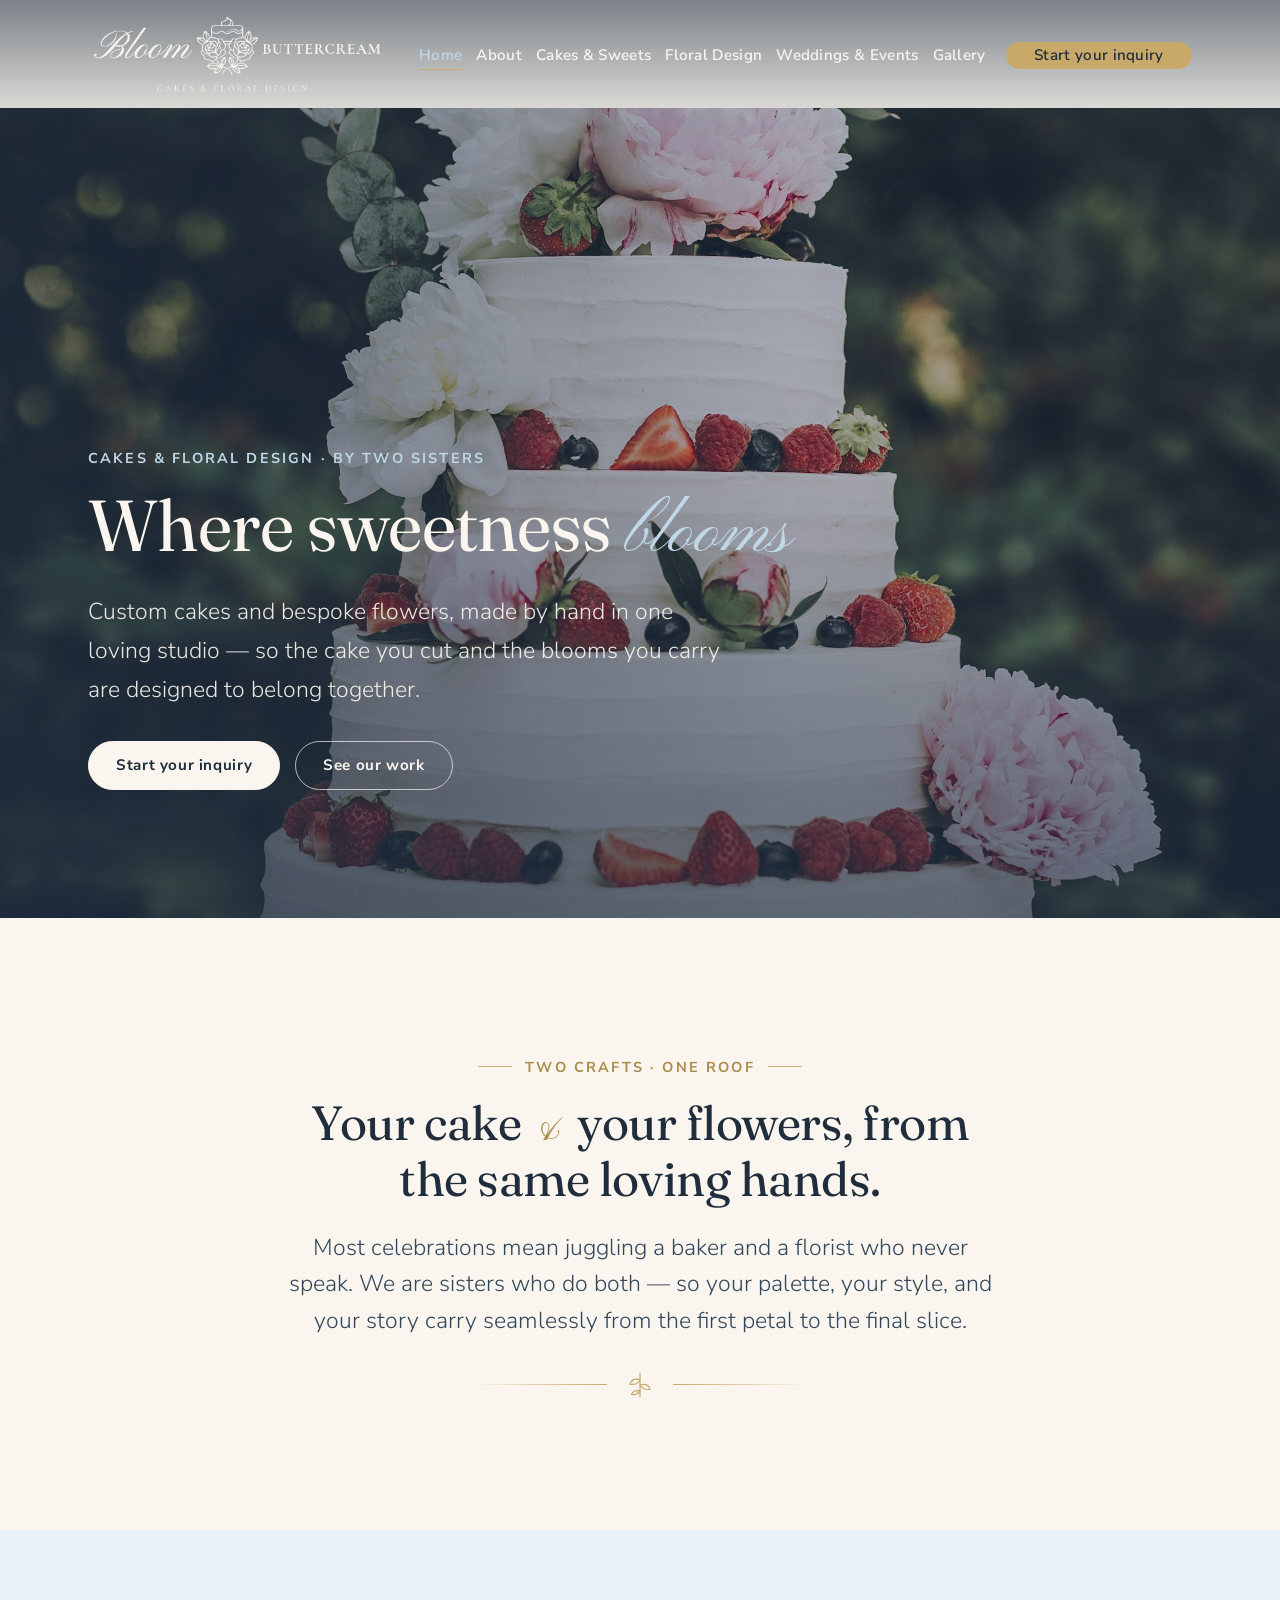
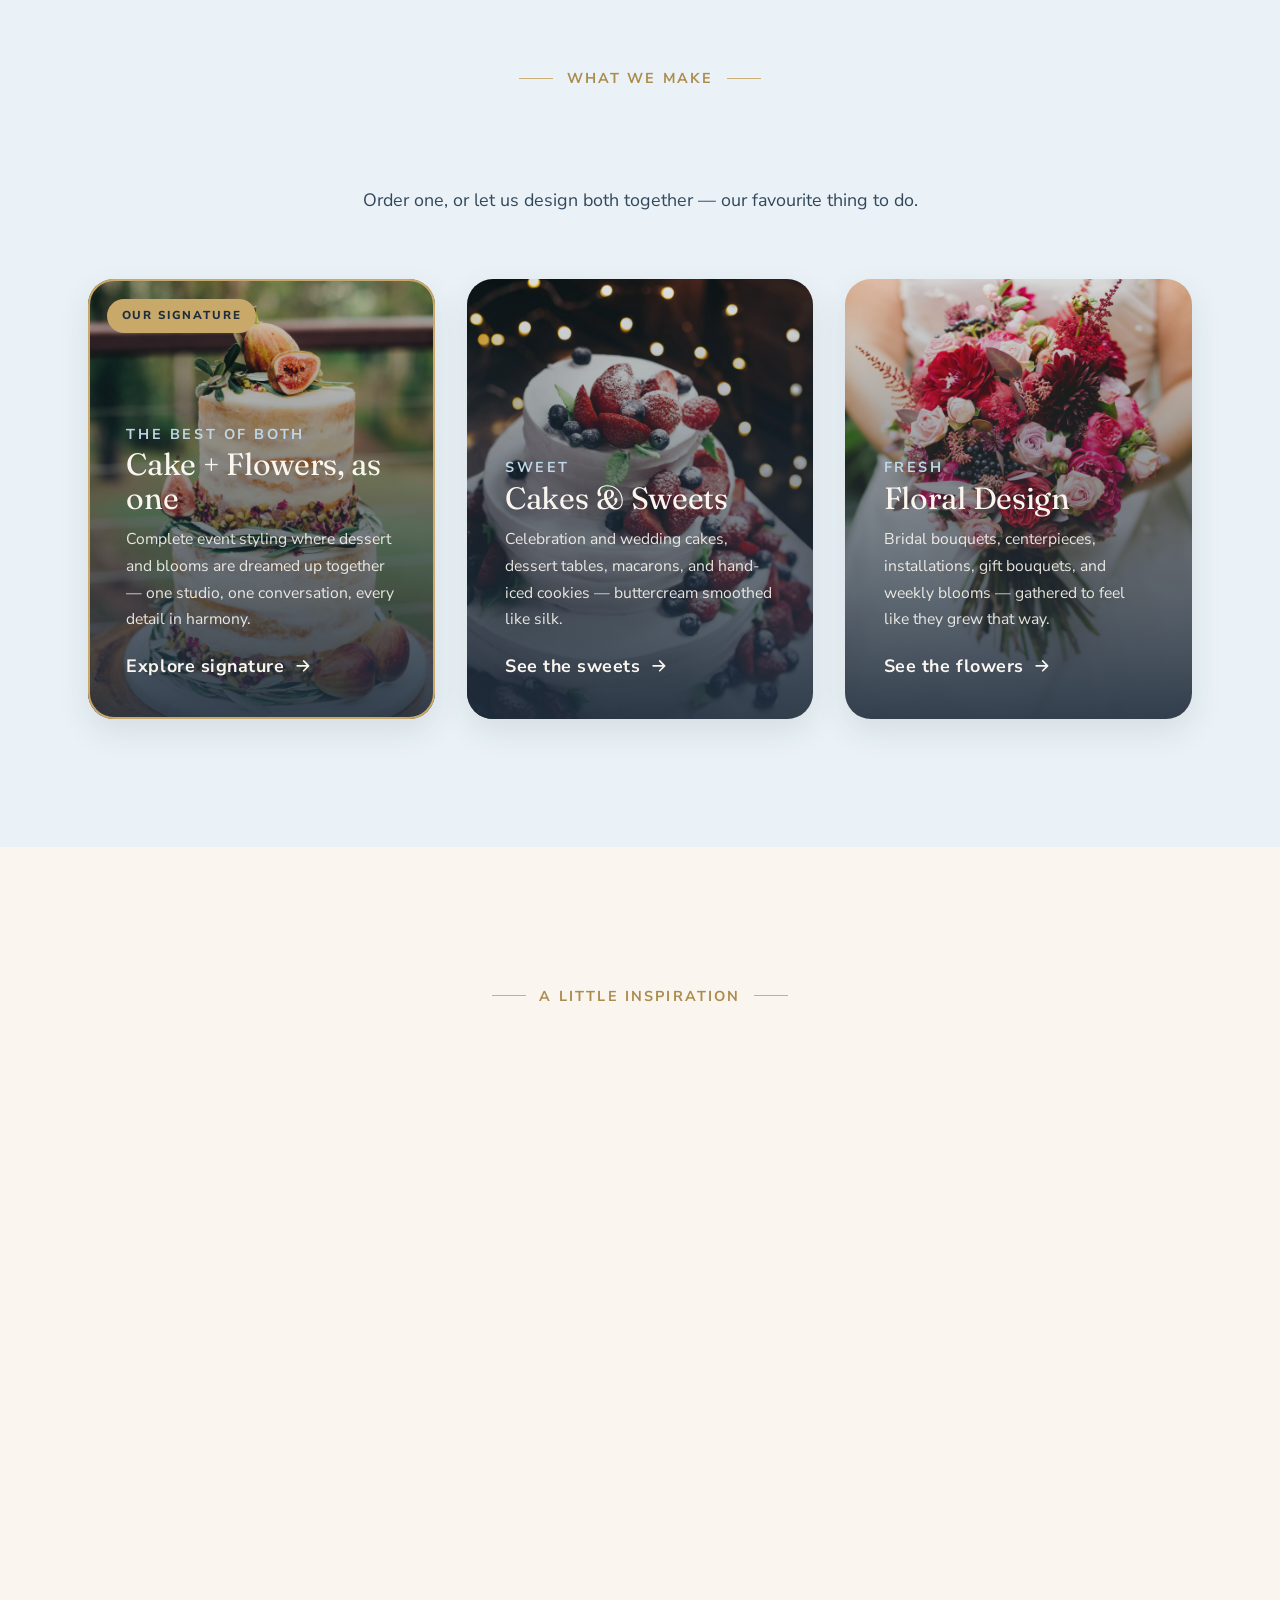
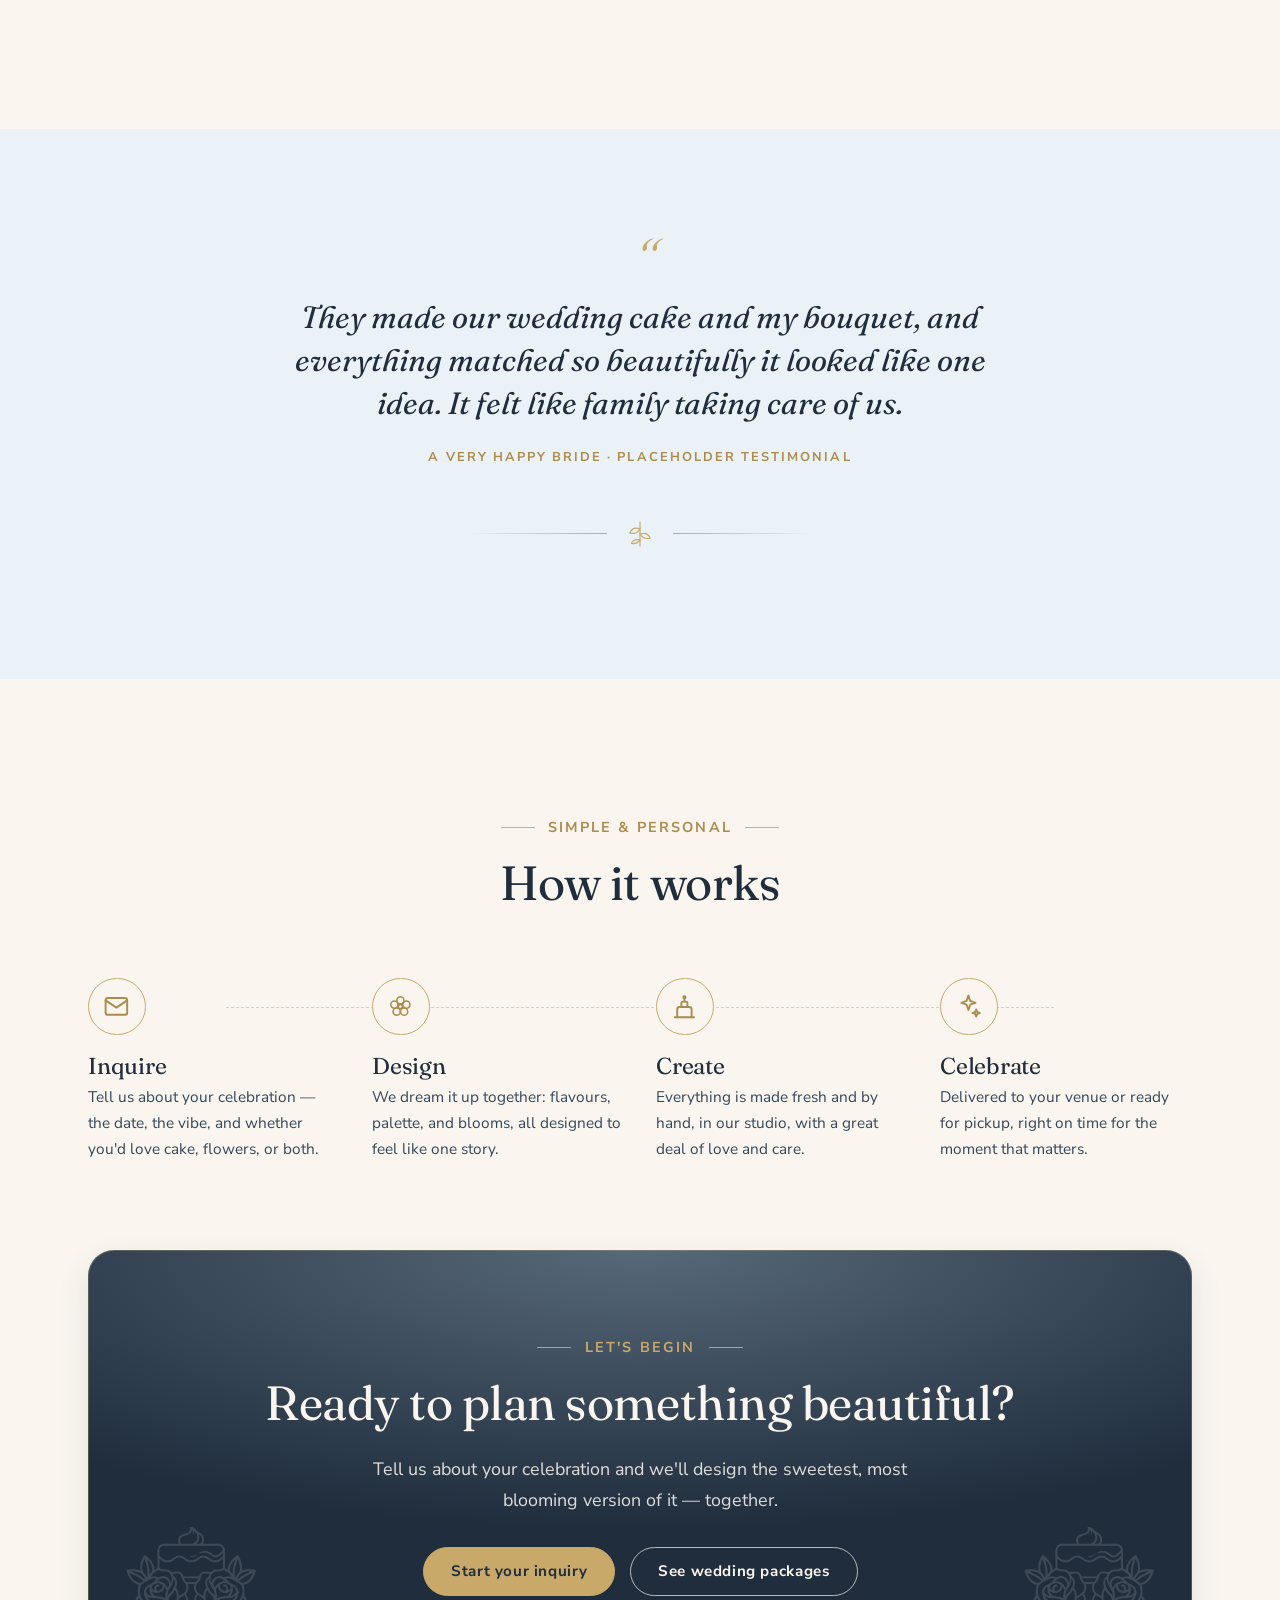
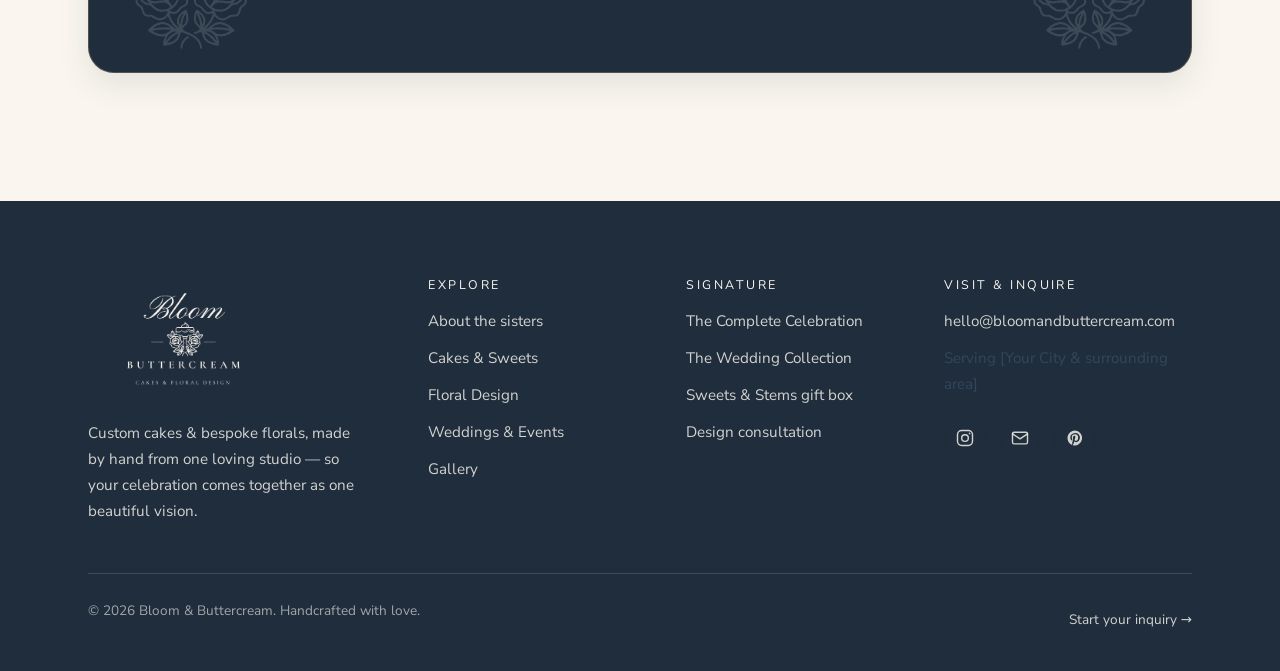
<file: index.html>
<!DOCTYPE html>
<html lang="en">
<head>
  <meta charset="UTF-8">
  <meta name="viewport" content="width=device-width, initial-scale=1.0">
  <title>Bloom &amp; Buttercream — Custom Cakes &amp; Bespoke Florals</title>
  <meta name="description" content="A sister-owned studio uniting custom cakes and bespoke floral design under one roof — so your celebration comes together as one beautiful, handcrafted vision.">
  <meta name="theme-color" content="#FAF6EF">

  <!-- Open Graph / social -->
  <meta property="og:type" content="website">
  <meta property="og:title" content="Bloom &amp; Buttercream — Custom Cakes &amp; Bespoke Florals">
  <meta property="og:description" content="Two crafts, one loving studio. Cakes and flowers designed to match, for life's most beautiful moments.">
  <meta property="og:image" content="images/hero-home.jpg"> <!-- REPLACE: 1200x630 social share image -->
  <meta name="twitter:card" content="summary_large_image">

  <!-- Favicon -->
  <link rel="icon" href="assets/favicon.png" type="image/png">
  <link rel="apple-touch-icon" href="assets/favicon.png">

  <!-- Fonts -->
  <link rel="preconnect" href="https://fonts.googleapis.com">
  <link rel="preconnect" href="https://fonts.gstatic.com" crossorigin>
  <link href="https://fonts.googleapis.com/css2?family=Fraunces:opsz,wght@9..144,400;9..144,500;9..144,600&family=Nunito+Sans:wght@300;400;600;700;800&family=Pinyon+Script&display=swap" rel="stylesheet">

  <link rel="stylesheet" href="css/styles.css">
</head>
<body class="has-hero">
  <a class="skip-link" href="#main">Skip to content</a>

  <!-- ================= SHARED HEADER (keep identical across pages) ================= -->
  <header class="site-header">
    <div class="container">
      <nav class="nav" aria-label="Primary">
        <a class="brand" href="index.html" aria-label="Bloom &amp; Buttercream — Cakes &amp; Floral Design">
          <img class="brand__logo brand__logo--dark" src="assets/logo-header-navy.png" alt="" width="360" height="80">
          <img class="brand__logo brand__logo--light" src="assets/logo-header-cream.png" alt="" aria-hidden="true" width="360" height="80">
        </a>
        <button class="nav-toggle" aria-expanded="false" aria-controls="nav-links" aria-label="Open menu">
          <svg viewBox="0 0 24 24" fill="none" stroke="currentColor" stroke-width="1.8" stroke-linecap="round"><path d="M3 6h18M3 12h18M3 18h18"/></svg>
        </button>
        <ul class="nav-links" id="nav-links">
          <li><a href="index.html" aria-current="page">Home</a></li>
          <li><a href="about.html">About</a></li>
          <li><a href="cakes.html">Cakes &amp; Sweets</a></li>
          <li><a href="flowers.html">Floral Design</a></li>
          <li><a href="weddings.html">Weddings &amp; Events</a></li>
          <li><a href="gallery.html">Gallery</a></li>
          <li><a class="btn btn--gold" href="contact.html">Start your inquiry</a></li>
        </ul>
      </nav>
    </div>
  </header>

  <main id="main">

    <!-- ================= HERO ================= -->
    <section class="hero">
      <div class="hero__media">
        <!-- REPLACE: full-bleed landscape photo — a celebration cake beside a lush arrangement in soft morning light -->
        <img src="images/hero-home.jpg" alt="A handcrafted celebration cake beside a fresh floral arrangement" fetchpriority="high">
      </div>
      <div class="container">
        <div class="hero__inner">
          <span class="eyebrow">Cakes &amp; Floral Design · By Two Sisters</span>
          <h1>Where sweetness <span class="script">blooms</span></h1>
          <p class="hero__lede">Custom cakes and bespoke flowers, made by hand in one loving studio — so the cake you cut and the blooms you carry are designed to belong together.</p>
          <div class="hero__actions">
            <a class="btn btn--light" href="contact.html">Start your inquiry</a>
            <a class="btn btn--ghost-light" href="gallery.html">See our work</a>
          </div>
        </div>
      </div>
    </section>

    <!-- ================= DUAL-CRAFT STORY (one line) ================= -->
    <section class="section">
      <div class="container container--narrow text-center">
        <span class="eyebrow eyebrow--center" data-reveal>Two crafts · One roof</span>
        <h2 data-reveal data-delay="1">Your cake <span class="script">&amp;</span> your flowers, from the same loving hands.</h2>
        <p class="lede" data-reveal data-delay="2">Most celebrations mean juggling a baker and a florist who never speak. We are sisters who do both — so your palette, your style, and your story carry seamlessly from the first petal to the final slice.</p>
        <div class="divider" data-reveal data-delay="3" aria-hidden="true">
          <svg viewBox="0 0 40 40" fill="none" stroke="currentColor" stroke-width="1.4" stroke-linecap="round" stroke-linejoin="round"><path d="M20 6V34"/><path d="M20 14c-6-2-10 0-12 5 6 1 10-1 12-5"/><path d="M20 20c6-2 10 0 12 5-6 1-10-1-12-5"/><path d="M20 27c-5-1-8 0-10 4 5 1 8-1 10-4"/></svg>
        </div>
      </div>
    </section>

    <!-- ================= FEATURED SERVICES (trio) ================= -->
    <section class="section section--tint">
      <div class="container">
        <div class="section-head">
          <span class="eyebrow" data-reveal>What we make</span>
          <h2 data-reveal data-delay="1">Three ways to celebrate</h2>
          <p data-reveal data-delay="2">Order one, or let us design both together — our favourite thing to do.</p>
        </div>
        <div class="grid grid-3">

          <!-- Signature first: it's the differentiator -->
          <article class="feature feature--signature" data-reveal>
            <span class="feature__flag">Our signature</span>
            <!-- REPLACE: photo of a matching cake and floral arrangement styled together -->
            <img src="images/cake-seminaked.jpg" alt="A cake and floral arrangement designed to match" loading="lazy">
            <div class="feature__body">
              <span class="card__label">The best of both</span>
              <h3>Cake + Flowers, as one</h3>
              <p>Complete event styling where dessert and blooms are dreamed up together — one studio, one conversation, every detail in harmony.</p>
              <a class="link-arrow" href="weddings.html">Explore signature<svg viewBox="0 0 24 24" fill="none" stroke="currentColor" stroke-width="2" stroke-linecap="round" stroke-linejoin="round"><path d="M5 12h14M13 6l6 6-6 6"/></svg></a>
            </div>
          </article>

          <article class="feature" data-reveal data-delay="1">
            <!-- REPLACE: photo of a two-tier celebration cake dressed with fresh flowers -->
            <img src="images/cake-berries.jpg" alt="A celebration cake finished with fresh flowers" loading="lazy">
            <div class="feature__body">
              <span class="card__label">Sweet</span>
              <h3>Cakes &amp; Sweets</h3>
              <p>Celebration and wedding cakes, dessert tables, macarons, and hand-iced cookies — buttercream smoothed like silk.</p>
              <a class="link-arrow" href="cakes.html">See the sweets<svg viewBox="0 0 24 24" fill="none" stroke="currentColor" stroke-width="2" stroke-linecap="round" stroke-linejoin="round"><path d="M5 12h14M13 6l6 6-6 6"/></svg></a>
            </div>
          </article>

          <article class="feature" data-reveal data-delay="2">
            <!-- REPLACE: photo of a lush seasonal floral arrangement -->
            <img src="images/bouquet-lush.jpg" alt="A lush seasonal floral arrangement" loading="lazy">
            <div class="feature__body">
              <span class="card__label">Fresh</span>
              <h3>Floral Design</h3>
              <p>Bridal bouquets, centerpieces, installations, gift bouquets, and weekly blooms — gathered to feel like they grew that way.</p>
              <a class="link-arrow" href="flowers.html">See the flowers<svg viewBox="0 0 24 24" fill="none" stroke="currentColor" stroke-width="2" stroke-linecap="round" stroke-linejoin="round"><path d="M5 12h14M13 6l6 6-6 6"/></svg></a>
            </div>
          </article>

        </div>
      </div>
    </section>

    <!-- ================= GALLERY PREVIEW ================= -->
    <section class="section">
      <div class="container">
        <div class="section-head">
          <span class="eyebrow" data-reveal>A little inspiration</span>
          <h2 data-reveal data-delay="1">Made with love, by hand</h2>
          <p data-reveal data-delay="2">A glimpse of recent cakes, blooms, and celebrations.</p>
        </div>
        <div class="grid grid-4" data-reveal>
          <figure class="tile" style="aspect-ratio:4/5;overflow:hidden">
            <!-- REPLACE: gallery photo — wedding cake -->
            <img src="images/cake-tiered-flowers.jpg" alt="Multi-tier wedding cake" loading="lazy">
          </figure>
          <figure class="tile" style="aspect-ratio:4/5;overflow:hidden">
            <!-- REPLACE: gallery photo — bridal bouquet -->
            <img src="images/bridal-bouquet.jpg" alt="Romantic bridal bouquet" loading="lazy">
          </figure>
          <figure class="tile" style="aspect-ratio:4/5;overflow:hidden">
            <!-- REPLACE: gallery photo — dessert table -->
            <img src="images/dessert-table.jpg" alt="Styled dessert table" loading="lazy">
          </figure>
          <figure class="tile" style="aspect-ratio:4/5;overflow:hidden">
            <!-- REPLACE: gallery photo — matching cake and flowers -->
            <img src="images/cake-anemone.jpg" alt="Cake and flowers designed to match" loading="lazy">
          </figure>
        </div>
        <div class="text-center" style="margin-top:2.5rem" data-reveal>
          <a class="btn btn--outline" href="gallery.html">View the full gallery</a>
        </div>
      </div>
    </section>

    <!-- ================= TESTIMONIALS ================= -->
    <section class="section section--tint">
      <div class="container">
        <div class="quote" data-reveal>
          <span class="quote__mark" aria-hidden="true">&#8220;</span>
          <blockquote>They made our wedding cake <em>and</em> my bouquet, and everything matched so beautifully it looked like one idea. It felt like family taking care of us.</blockquote>
          <!-- REPLACE: real client name & occasion -->
          <cite>A very happy bride · Placeholder testimonial</cite>
        </div>
        <div class="divider" style="margin-top:3rem" aria-hidden="true" data-reveal>
          <svg viewBox="0 0 40 40" fill="none" stroke="currentColor" stroke-width="1.4" stroke-linecap="round" stroke-linejoin="round"><path d="M20 6V34"/><path d="M20 14c-6-2-10 0-12 5 6 1 10-1 12-5"/><path d="M20 20c6-2 10 0 12 5-6 1-10-1-12-5"/><path d="M20 27c-5-1-8 0-10 4 5 1 8-1 10-4"/></svg>
        </div>
      </div>
    </section>

    <!-- ================= HOW IT WORKS ================= -->
    <section class="section" style="padding-bottom: clamp(2rem, 5vw, 3.5rem)">
      <div class="container">
        <div class="section-head">
          <span class="eyebrow" data-reveal>Simple &amp; personal</span>
          <h2 data-reveal data-delay="1">How it works</h2>
        </div>
        <ol class="grid grid-4 steps">
          <li class="step" data-reveal><span class="step__num" aria-hidden="true"><svg viewBox="0 0 24 24" fill="none" stroke="currentColor" stroke-width="1.6" stroke-linecap="round" stroke-linejoin="round"><rect x="3" y="5" width="18" height="14" rx="2"/><path d="M3 7l9 6 9-6"/></svg></span><h4>Inquire</h4><p>Tell us about your celebration — the date, the vibe, and whether you'd love cake, flowers, or both.</p></li>
          <li class="step" data-reveal data-delay="1"><span class="step__num" aria-hidden="true"><svg viewBox="0 0 24 24" fill="none" stroke="currentColor" stroke-width="1.3" stroke-linejoin="round"><circle cx="12" cy="6.9" r="3"/><circle cx="17" cy="10.5" r="3"/><circle cx="15.1" cy="16.4" r="3"/><circle cx="8.9" cy="16.4" r="3"/><circle cx="7" cy="10.5" r="3"/><circle cx="12" cy="12" r="1.7"/></svg></span><h4>Design</h4><p>We dream it up together: flavours, palette, and blooms, all designed to feel like one story.</p></li>
          <li class="step" data-reveal data-delay="2"><span class="step__num" aria-hidden="true"><svg viewBox="0 0 24 24" fill="none" stroke="currentColor" stroke-width="1.6" stroke-linecap="round" stroke-linejoin="round"><path d="M4 21h16"/><path d="M6 21v-6.5a2 2 0 0 1 2-2h8a2 2 0 0 1 2 2V21"/><path d="M9.5 12.5V9a1 1 0 0 1 1-1h3a1 1 0 0 1 1 1v3.5"/><path d="M12 8V5.5"/><circle cx="12" cy="4.4" r="0.9"/></svg></span><h4>Create</h4><p>Everything is made fresh and by hand, in our studio, with a great deal of love and care.</p></li>
          <li class="step" data-reveal data-delay="3"><span class="step__num" aria-hidden="true"><svg viewBox="0 0 24 24" fill="none" stroke="currentColor" stroke-width="1.6" stroke-linecap="round" stroke-linejoin="round"><path d="M12 3l1.5 4.4 4.4 1.6-4.4 1.6L12 15l-1.5-4.4L6.1 9l4.4-1.6z"/><path d="M18.5 14.5l.8 2.2 2.2.8-2.2.8-.8 2.2-.8-2.2-2.2-.8 2.2-.8z"/></svg></span><h4>Celebrate</h4><p>Delivered to your venue or ready for pickup, right on time for the moment that matters.</p></li>
        </ol>
      </div>
    </section>

    <!-- ================= CTA BAND ================= -->
    <section class="section" style="padding-top: clamp(1rem, 3vw, 2rem)">
      <div class="container">
        <div class="cta-band" data-reveal>
          <span class="eyebrow eyebrow--center">Let's begin</span>
          <h2>Ready to plan something beautiful?</h2>
          <p>Tell us about your celebration and we'll design the sweetest, most blooming version of it — together.</p>
          <div class="hero__actions">
            <a class="btn btn--gold" href="contact.html">Start your inquiry</a>
            <a class="btn btn--ghost-light" href="weddings.html">See wedding packages</a>
          </div>
        </div>
      </div>
    </section>

  </main>

  <!-- ================= SHARED FOOTER (keep identical across pages) ================= -->
  <footer class="site-footer">
    <div class="container">
      <div class="footer-grid">
        <div class="footer-brand">
          <a class="brand" href="index.html" aria-label="Bloom &amp; Buttercream — Cakes &amp; Floral Design">
            <img class="brand__logo" src="assets/logo-cream.png" alt="" width="300" height="180">
          </a>
          <p>Custom cakes &amp; bespoke florals, made by hand from one loving studio — so your celebration comes together as one beautiful vision.</p>
        </div>
        <div class="footer-col">
          <h4>Explore</h4>
          <ul>
            <li><a href="about.html">About the sisters</a></li>
            <li><a href="cakes.html">Cakes &amp; Sweets</a></li>
            <li><a href="flowers.html">Floral Design</a></li>
            <li><a href="weddings.html">Weddings &amp; Events</a></li>
            <li><a href="gallery.html">Gallery</a></li>
          </ul>
        </div>
        <div class="footer-col">
          <h4>Signature</h4>
          <ul>
            <li><a href="weddings.html">The Complete Celebration</a></li>
            <li><a href="weddings.html">The Wedding Collection</a></li>
            <li><a href="contact.html">Sweets &amp; Stems gift box</a></li>
            <li><a href="contact.html">Design consultation</a></li>
          </ul>
        </div>
        <div class="footer-col">
          <h4>Visit &amp; inquire</h4>
          <ul class="info-list">
            <li><a href="mailto:hello@bloomandbuttercream.com">hello@bloomandbuttercream.com</a></li> <!-- REPLACE: email -->
            <li><span>Serving [Your City &amp; surrounding area]</span></li> <!-- REPLACE: service area -->
          </ul>
          <div class="social" style="margin-top:1.2rem">
            <!-- REPLACE: Instagram / Facebook / Pinterest links -->
            <a href="#" aria-label="Instagram"><svg viewBox="0 0 24 24" fill="none" stroke="currentColor" stroke-width="1.7"><rect x="3" y="3" width="18" height="18" rx="5"/><circle cx="12" cy="12" r="4"/><circle cx="17.5" cy="6.5" r="1" fill="currentColor" stroke="none"/></svg></a>
            <a href="mailto:hello@bloomandbuttercream.com" aria-label="Email"><svg viewBox="0 0 24 24" fill="none" stroke="currentColor" stroke-width="1.7" stroke-linecap="round" stroke-linejoin="round"><rect x="3" y="5" width="18" height="14" rx="2"/><path d="M3 7l9 6 9-6"/></svg></a>
            <a href="#" aria-label="Pinterest"><svg viewBox="0 0 24 24" fill="currentColor"><path d="M12 3a9 9 0 0 0-3.3 17.4c-.1-.7-.1-1.9 0-2.7l1.1-4.6s-.3-.6-.3-1.4c0-1.3.8-2.3 1.7-2.3.8 0 1.2.6 1.2 1.3 0 .8-.5 2-.8 3.1-.2.9.5 1.6 1.4 1.6 1.6 0 2.8-1.7 2.8-4.1 0-2.2-1.5-3.7-3.7-3.7a3.9 3.9 0 0 0-4 3.9c0 .8.3 1.6.7 2 .1.1.1.2 0 .3l-.3 1c0 .2-.1.3-.3.2-1.2-.5-1.9-2.2-1.9-3.5 0-2.9 2.1-5.5 6-5.5 3.2 0 5.6 2.3 5.6 5.3 0 3.1-2 5.7-4.7 5.7-.9 0-1.8-.5-2.1-1l-.6 2.2c-.2.8-.8 1.9-1.2 2.5A9 9 0 1 0 12 3z"/></svg></a>
          </div>
        </div>
      </div>
      <div class="footer-bottom">
        <p>&copy; <span data-year>2026</span> Bloom &amp; Buttercream. Handcrafted with love.</p>
        <p><a href="contact.html">Start your inquiry &rarr;</a></p>
      </div>
    </div>
  </footer>

  <script src="js/main.js"></script>
</body>
</html>
</file>
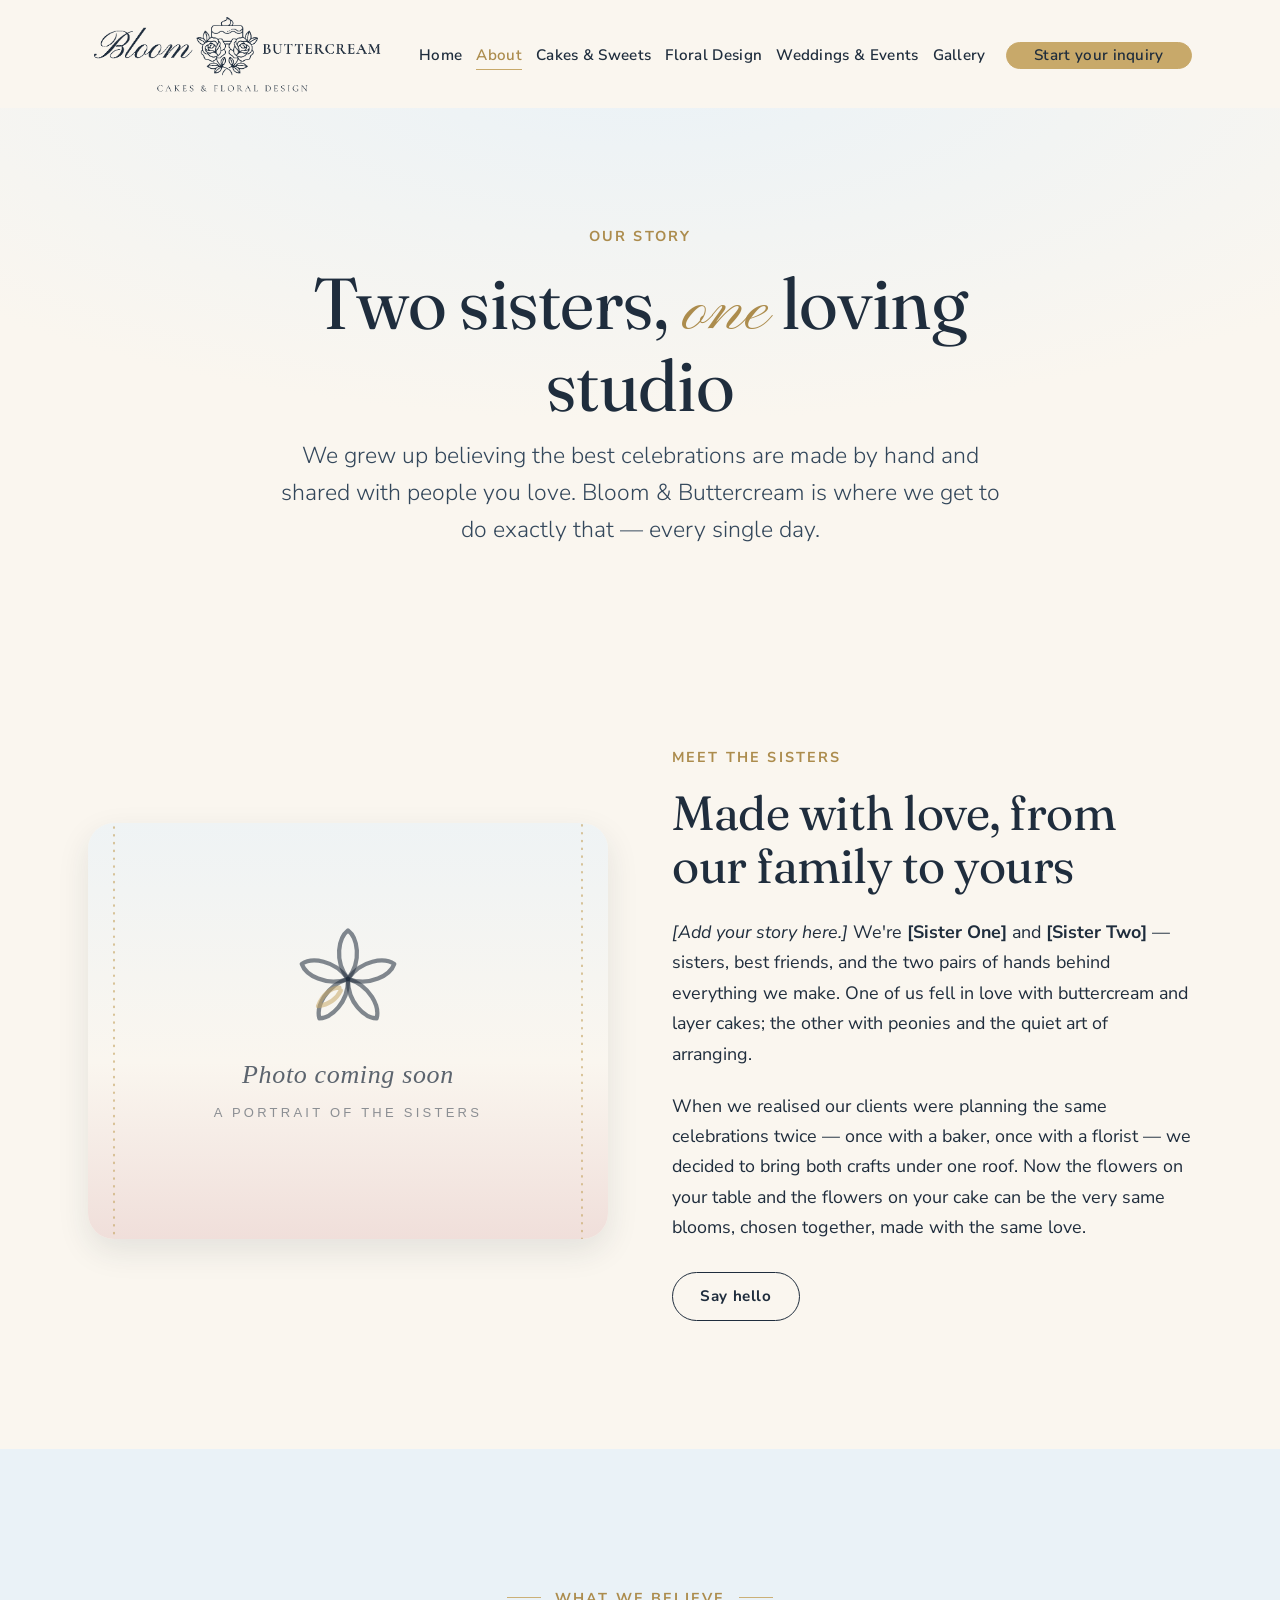
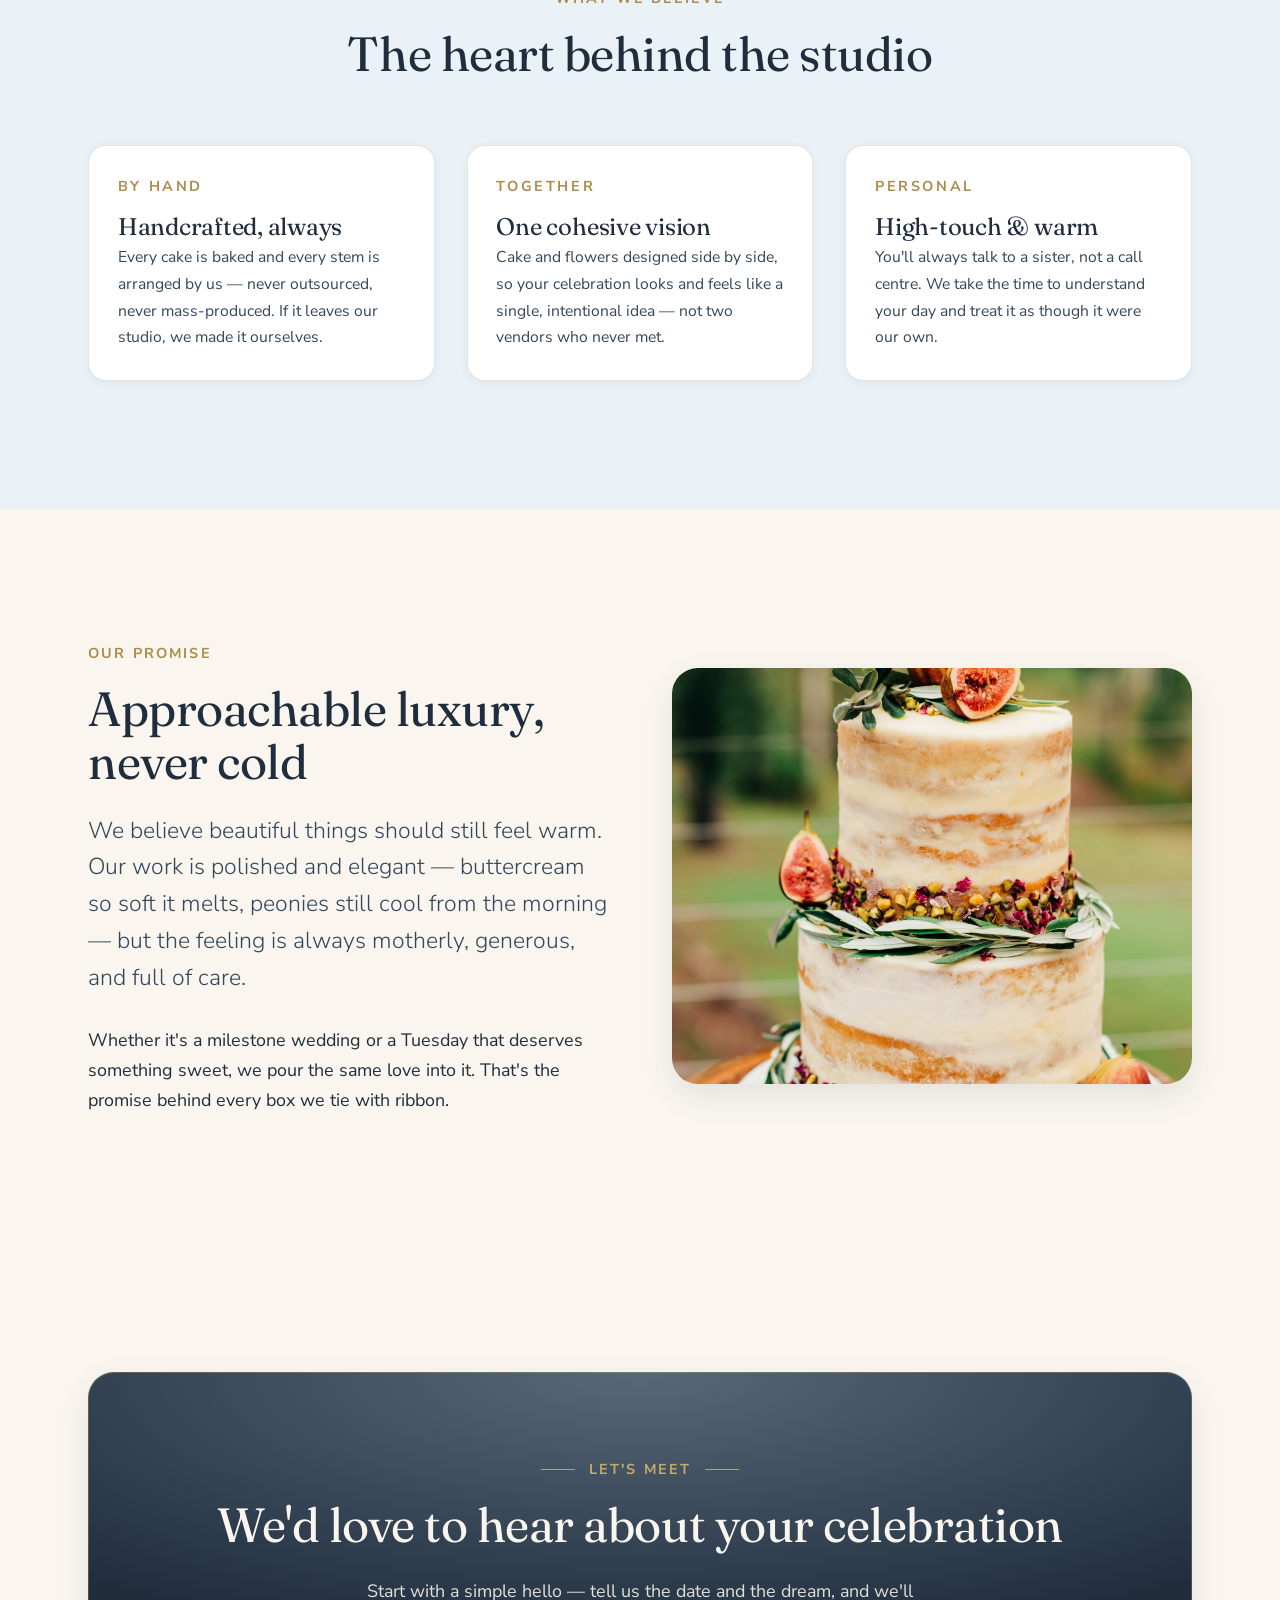
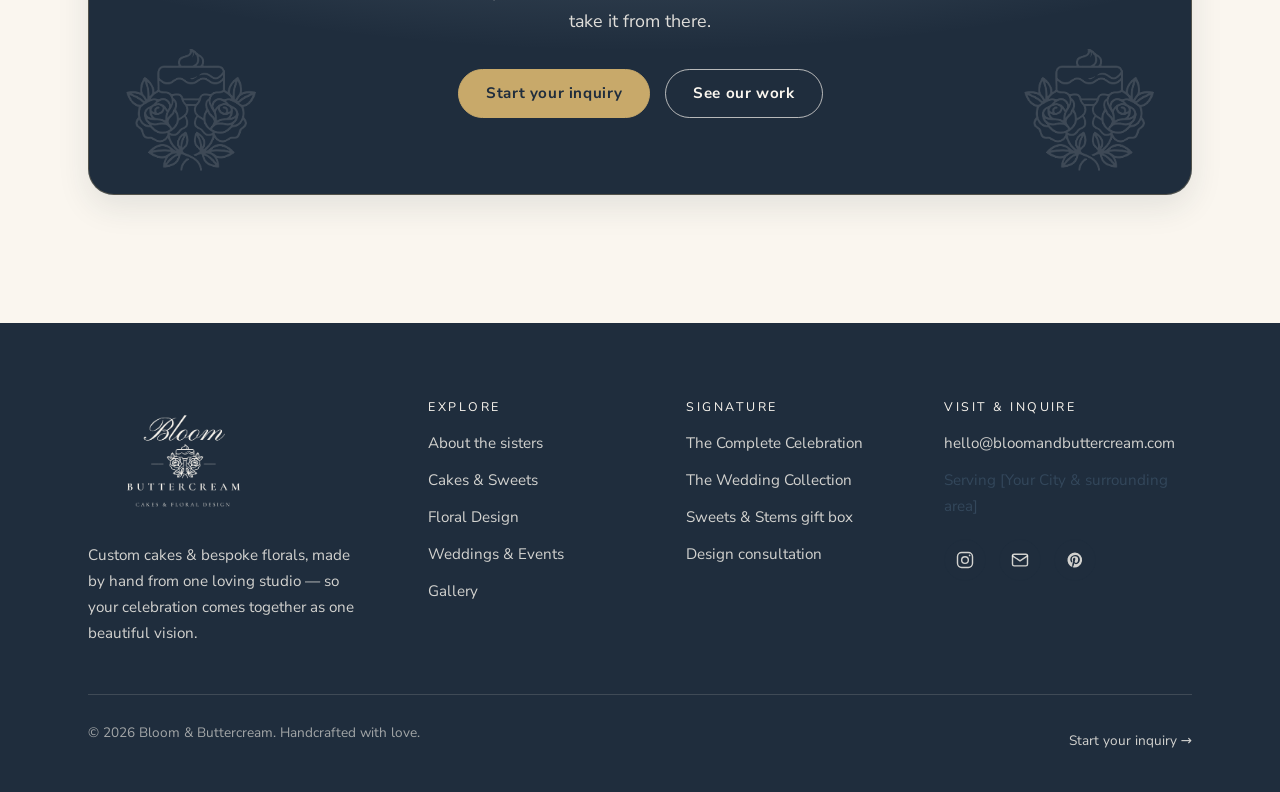
<file: about.html>
<!DOCTYPE html>
<html lang="en">
<head>
  <meta charset="UTF-8">
  <meta name="viewport" content="width=device-width, initial-scale=1.0">
  <title>About the Sisters — Bloom &amp; Buttercream</title>
  <meta name="description" content="Two sisters, one loving studio. The story behind Bloom & Buttercream — why we brought cakes and flowers together, and the care we pour into every celebration.">
  <meta name="theme-color" content="#FAF6EF">
  <meta property="og:type" content="website">
  <meta property="og:title" content="About the Sisters — Bloom & Buttercream">
  <meta property="og:description" content="Two sisters, one loving studio. The story behind our cakes and flowers.">
  <meta property="og:image" content="images/bouquet-lush.jpg">
  <meta name="twitter:card" content="summary_large_image">
  <link rel="icon" href="assets/favicon.png" type="image/png">
  <link rel="apple-touch-icon" href="assets/favicon.png">
  <link rel="preconnect" href="https://fonts.googleapis.com">
  <link rel="preconnect" href="https://fonts.gstatic.com" crossorigin>
  <link href="https://fonts.googleapis.com/css2?family=Fraunces:opsz,wght@9..144,400;9..144,500;9..144,600&family=Nunito+Sans:wght@300;400;600;700;800&family=Pinyon+Script&display=swap" rel="stylesheet">
  <link rel="stylesheet" href="css/styles.css">
</head>
<body>
  <a class="skip-link" href="#main">Skip to content</a>

  <!-- ================= SHARED HEADER ================= -->
  <header class="site-header">
    <div class="container">
      <nav class="nav" aria-label="Primary">
        <a class="brand" href="index.html" aria-label="Bloom &amp; Buttercream — Cakes &amp; Floral Design">
          <img class="brand__logo brand__logo--dark" src="assets/logo-header-navy.png" alt="" width="360" height="80">
          <img class="brand__logo brand__logo--light" src="assets/logo-header-cream.png" alt="" aria-hidden="true" width="360" height="80">
        </a>
        <button class="nav-toggle" aria-expanded="false" aria-controls="nav-links" aria-label="Open menu">
          <svg viewBox="0 0 24 24" fill="none" stroke="currentColor" stroke-width="1.8" stroke-linecap="round"><path d="M3 6h18M3 12h18M3 18h18"/></svg>
        </button>
        <ul class="nav-links" id="nav-links">
          <li><a href="index.html">Home</a></li>
          <li><a href="about.html" aria-current="page">About</a></li>
          <li><a href="cakes.html">Cakes &amp; Sweets</a></li>
          <li><a href="flowers.html">Floral Design</a></li>
          <li><a href="weddings.html">Weddings &amp; Events</a></li>
          <li><a href="gallery.html">Gallery</a></li>
          <li><a class="btn btn--gold" href="contact.html">Start your inquiry</a></li>
        </ul>
      </nav>
    </div>
  </header>

  <main id="main">

    <!-- ================= PAGE HERO ================= -->
    <section class="page-hero">
      <div class="container container--narrow">
        <span class="eyebrow" data-reveal>Our story</span>
        <h1 data-reveal data-delay="1">Two sisters, <span class="script">one</span> loving studio</h1>
        <p class="lede" data-reveal data-delay="2">We grew up believing the best celebrations are made by hand and shared with people you love. Bloom &amp; Buttercream is where we get to do exactly that — every single day.</p>
      </div>
    </section>

    <!-- ================= MEET THE SISTERS (owner fills in) ================= -->
    <section class="section">
      <div class="container">
        <div class="split">
          <figure class="split__media" data-reveal>
            <!-- REPLACE: portrait photo of the two sisters together in the studio -->
            <img src="images/ph-portrait.svg" alt="Portrait of the two sisters, founders of Bloom & Buttercream" loading="lazy">
          </figure>
          <div data-reveal data-delay="1">
            <span class="eyebrow">Meet the sisters</span>
            <h2>Made with love, from our family to yours</h2>
            <!-- ============================================================
                 OWNERS: replace the two paragraphs below with your real story.
                 Who you are, how you started, and why you chose to bring
                 cakes and flowers together. See content-to-fill.md.
                 ============================================================ -->
            <p><em>[Add your story here.]</em> We're <strong>[Sister One]</strong> and <strong>[Sister Two]</strong> — sisters, best friends, and the two pairs of hands behind everything we make. One of us fell in love with buttercream and layer cakes; the other with peonies and the quiet art of arranging.</p>
            <p>When we realised our clients were planning the same celebrations twice — once with a baker, once with a florist — we decided to bring both crafts under one roof. Now the flowers on your table and the flowers on your cake can be the very same blooms, chosen together, made with the same love.</p>
            <a class="btn btn--outline" href="contact.html" style="margin-top:0.5rem">Say hello</a>
          </div>
        </div>
      </div>
    </section>

    <!-- ================= VALUES ================= -->
    <section class="section section--tint">
      <div class="container">
        <div class="section-head">
          <span class="eyebrow" data-reveal>What we believe</span>
          <h2 data-reveal data-delay="1">The heart behind the studio</h2>
        </div>
        <div class="grid grid-3">
          <article class="card" data-reveal>
            <div class="card__body">
              <span class="card__label">By hand</span>
              <h3 class="card__name">Handcrafted, always</h3>
              <p>Every cake is baked and every stem is arranged by us — never outsourced, never mass-produced. If it leaves our studio, we made it ourselves.</p>
            </div>
          </article>
          <article class="card" data-reveal data-delay="1">
            <div class="card__body">
              <span class="card__label">Together</span>
              <h3 class="card__name">One cohesive vision</h3>
              <p>Cake and flowers designed side by side, so your celebration looks and feels like a single, intentional idea — not two vendors who never met.</p>
            </div>
          </article>
          <article class="card" data-reveal data-delay="2">
            <div class="card__body">
              <span class="card__label">Personal</span>
              <h3 class="card__name">High-touch &amp; warm</h3>
              <p>You'll always talk to a sister, not a call centre. We take the time to understand your day and treat it as though it were our own.</p>
            </div>
          </article>
        </div>
      </div>
    </section>

    <!-- ================= PROMISE / SPLIT ================= -->
    <section class="section">
      <div class="container">
        <div class="split split--reverse">
          <figure class="split__media" data-reveal>
            <!-- REPLACE: photo of hands piping buttercream or trimming flowers in the studio -->
            <img src="images/cake-seminaked.jpg" alt="Close-up of hands finishing a cake in the studio" loading="lazy">
          </figure>
          <div data-reveal data-delay="1">
            <span class="eyebrow">Our promise</span>
            <h2>Approachable luxury, never cold</h2>
            <p class="lede">We believe beautiful things should still feel warm. Our work is polished and elegant — buttercream so soft it melts, peonies still cool from the morning — but the feeling is always motherly, generous, and full of care.</p>
            <p>Whether it's a milestone wedding or a Tuesday that deserves something sweet, we pour the same love into it. That's the promise behind every box we tie with ribbon.</p>
          </div>
        </div>
      </div>
    </section>

    <!-- ================= CTA ================= -->
    <section class="section">
      <div class="container">
        <div class="cta-band" data-reveal>
          <span class="eyebrow eyebrow--center">Let's meet</span>
          <h2>We'd love to hear about your celebration</h2>
          <p>Start with a simple hello — tell us the date and the dream, and we'll take it from there.</p>
          <div class="hero__actions">
            <a class="btn btn--gold" href="contact.html">Start your inquiry</a>
            <a class="btn btn--ghost-light" href="gallery.html">See our work</a>
          </div>
        </div>
      </div>
    </section>

  </main>

  <!-- ================= SHARED FOOTER ================= -->
  <footer class="site-footer">
    <div class="container">
      <div class="footer-grid">
        <div class="footer-brand">
          <a class="brand" href="index.html" aria-label="Bloom &amp; Buttercream — Cakes &amp; Floral Design">
            <img class="brand__logo" src="assets/logo-cream.png" alt="" width="300" height="180">
          </a>
          <p>Custom cakes &amp; bespoke florals, made by hand from one loving studio — so your celebration comes together as one beautiful vision.</p>
        </div>
        <div class="footer-col">
          <h4>Explore</h4>
          <ul>
            <li><a href="about.html">About the sisters</a></li>
            <li><a href="cakes.html">Cakes &amp; Sweets</a></li>
            <li><a href="flowers.html">Floral Design</a></li>
            <li><a href="weddings.html">Weddings &amp; Events</a></li>
            <li><a href="gallery.html">Gallery</a></li>
          </ul>
        </div>
        <div class="footer-col">
          <h4>Signature</h4>
          <ul>
            <li><a href="weddings.html">The Complete Celebration</a></li>
            <li><a href="weddings.html">The Wedding Collection</a></li>
            <li><a href="contact.html">Sweets &amp; Stems gift box</a></li>
            <li><a href="contact.html">Design consultation</a></li>
          </ul>
        </div>
        <div class="footer-col">
          <h4>Visit &amp; inquire</h4>
          <ul class="info-list">
            <li><a href="mailto:hello@bloomandbuttercream.com">hello@bloomandbuttercream.com</a></li>
            <li><span>Serving [Your City &amp; surrounding area]</span></li>
          </ul>
          <div class="social" style="margin-top:1.2rem">
            <a href="#" aria-label="Instagram"><svg viewBox="0 0 24 24" fill="none" stroke="currentColor" stroke-width="1.7"><rect x="3" y="3" width="18" height="18" rx="5"/><circle cx="12" cy="12" r="4"/><circle cx="17.5" cy="6.5" r="1" fill="currentColor" stroke="none"/></svg></a>
            <a href="mailto:hello@bloomandbuttercream.com" aria-label="Email"><svg viewBox="0 0 24 24" fill="none" stroke="currentColor" stroke-width="1.7" stroke-linecap="round" stroke-linejoin="round"><rect x="3" y="5" width="18" height="14" rx="2"/><path d="M3 7l9 6 9-6"/></svg></a>
            <a href="#" aria-label="Pinterest"><svg viewBox="0 0 24 24" fill="currentColor"><path d="M12 3a9 9 0 0 0-3.3 17.4c-.1-.7-.1-1.9 0-2.7l1.1-4.6s-.3-.6-.3-1.4c0-1.3.8-2.3 1.7-2.3.8 0 1.2.6 1.2 1.3 0 .8-.5 2-.8 3.1-.2.9.5 1.6 1.4 1.6 1.6 0 2.8-1.7 2.8-4.1 0-2.2-1.5-3.7-3.7-3.7a3.9 3.9 0 0 0-4 3.9c0 .8.3 1.6.7 2 .1.1.1.2 0 .3l-.3 1c0 .2-.1.3-.3.2-1.2-.5-1.9-2.2-1.9-3.5 0-2.9 2.1-5.5 6-5.5 3.2 0 5.6 2.3 5.6 5.3 0 3.1-2 5.7-4.7 5.7-.9 0-1.8-.5-2.1-1l-.6 2.2c-.2.8-.8 1.9-1.2 2.5A9 9 0 1 0 12 3z"/></svg></a>
          </div>
        </div>
      </div>
      <div class="footer-bottom">
        <p>&copy; <span data-year>2026</span> Bloom &amp; Buttercream. Handcrafted with love.</p>
        <p><a href="contact.html">Start your inquiry &rarr;</a></p>
      </div>
    </div>
  </footer>

  <script src="js/main.js"></script>
</body>
</html>
</file>
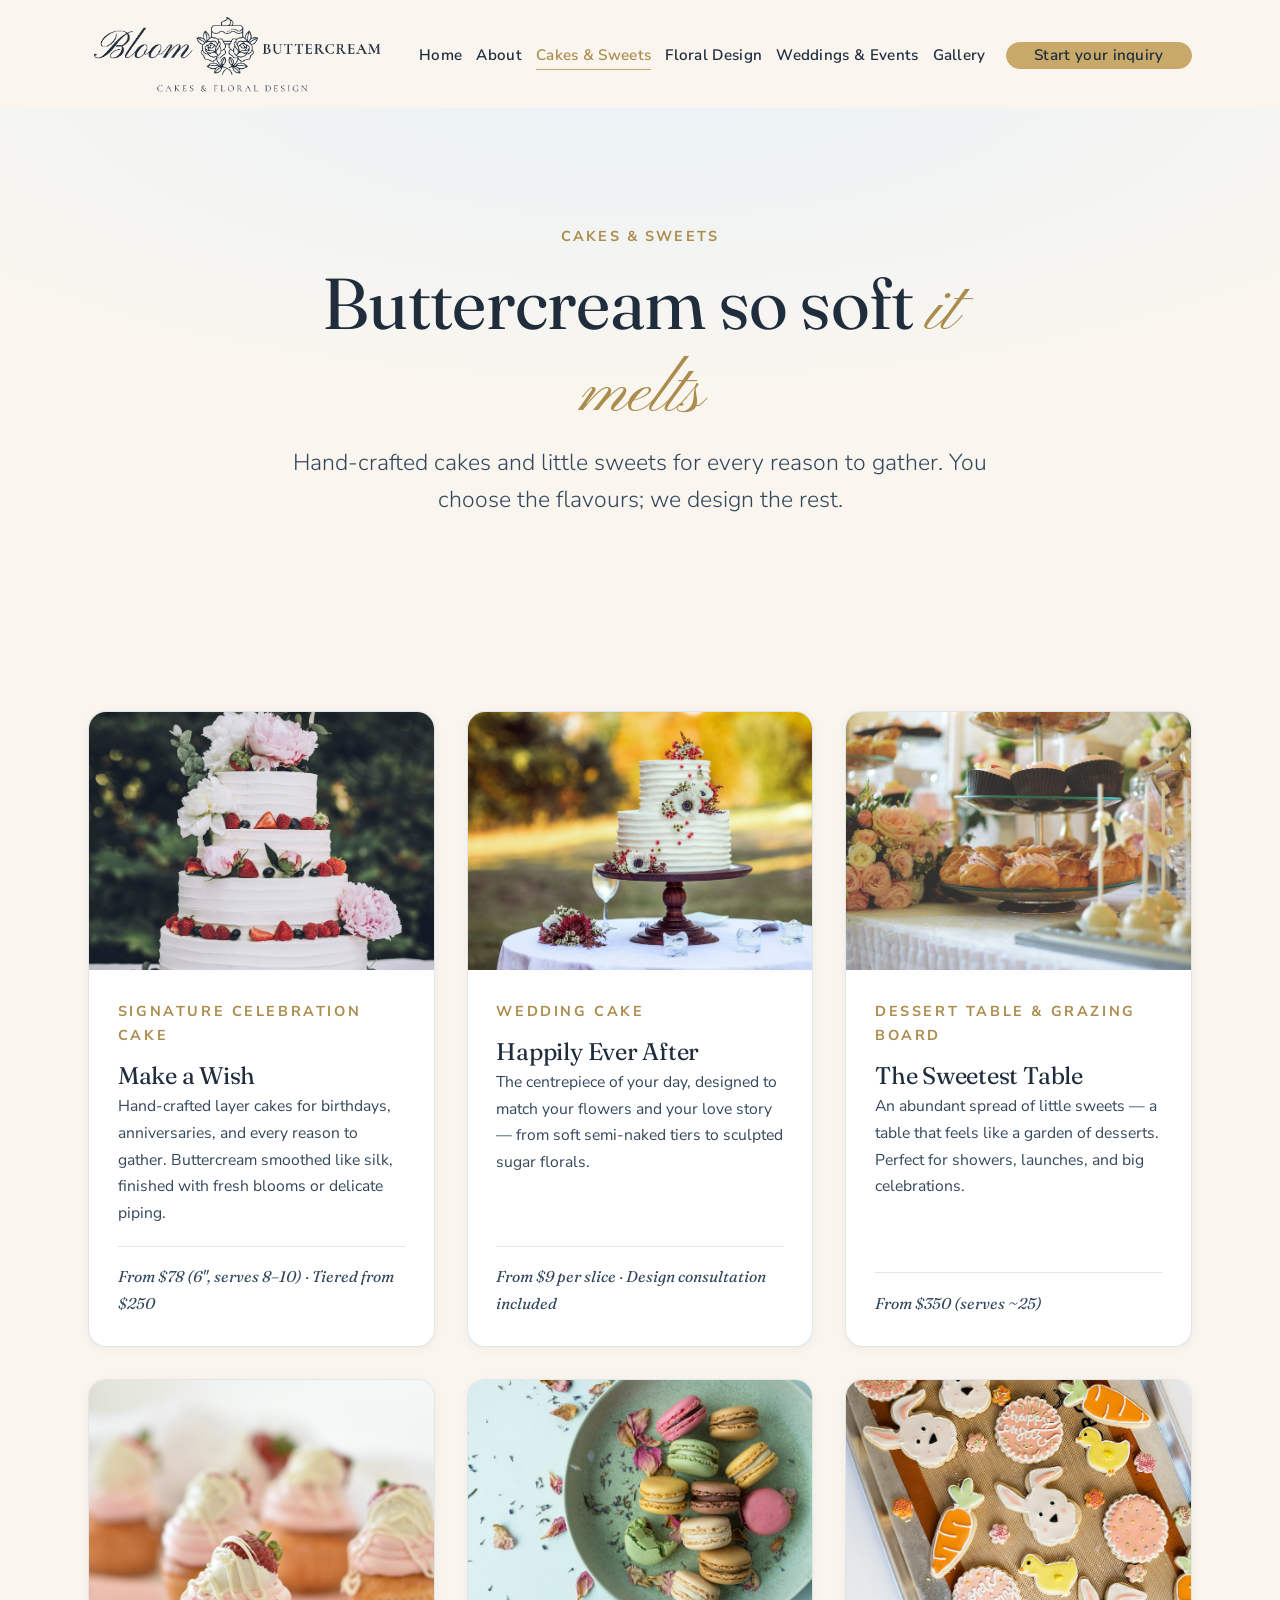
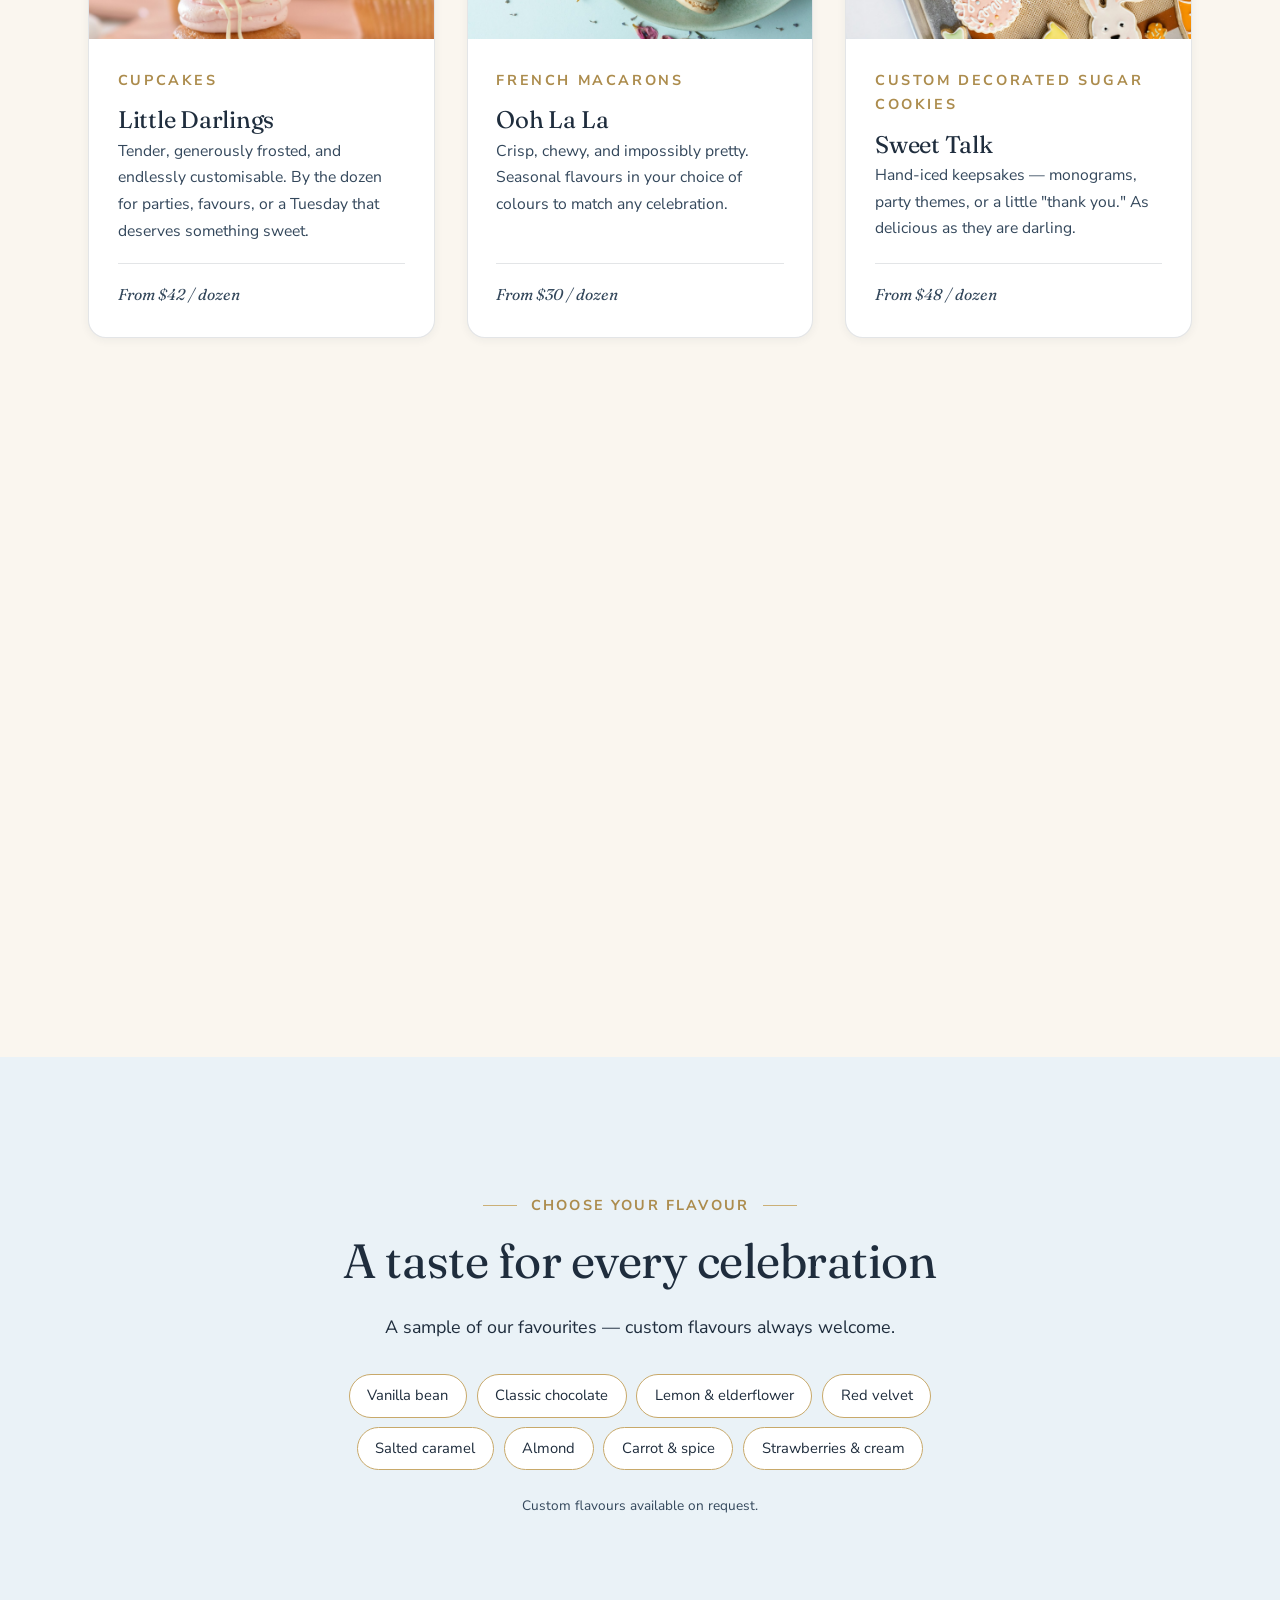
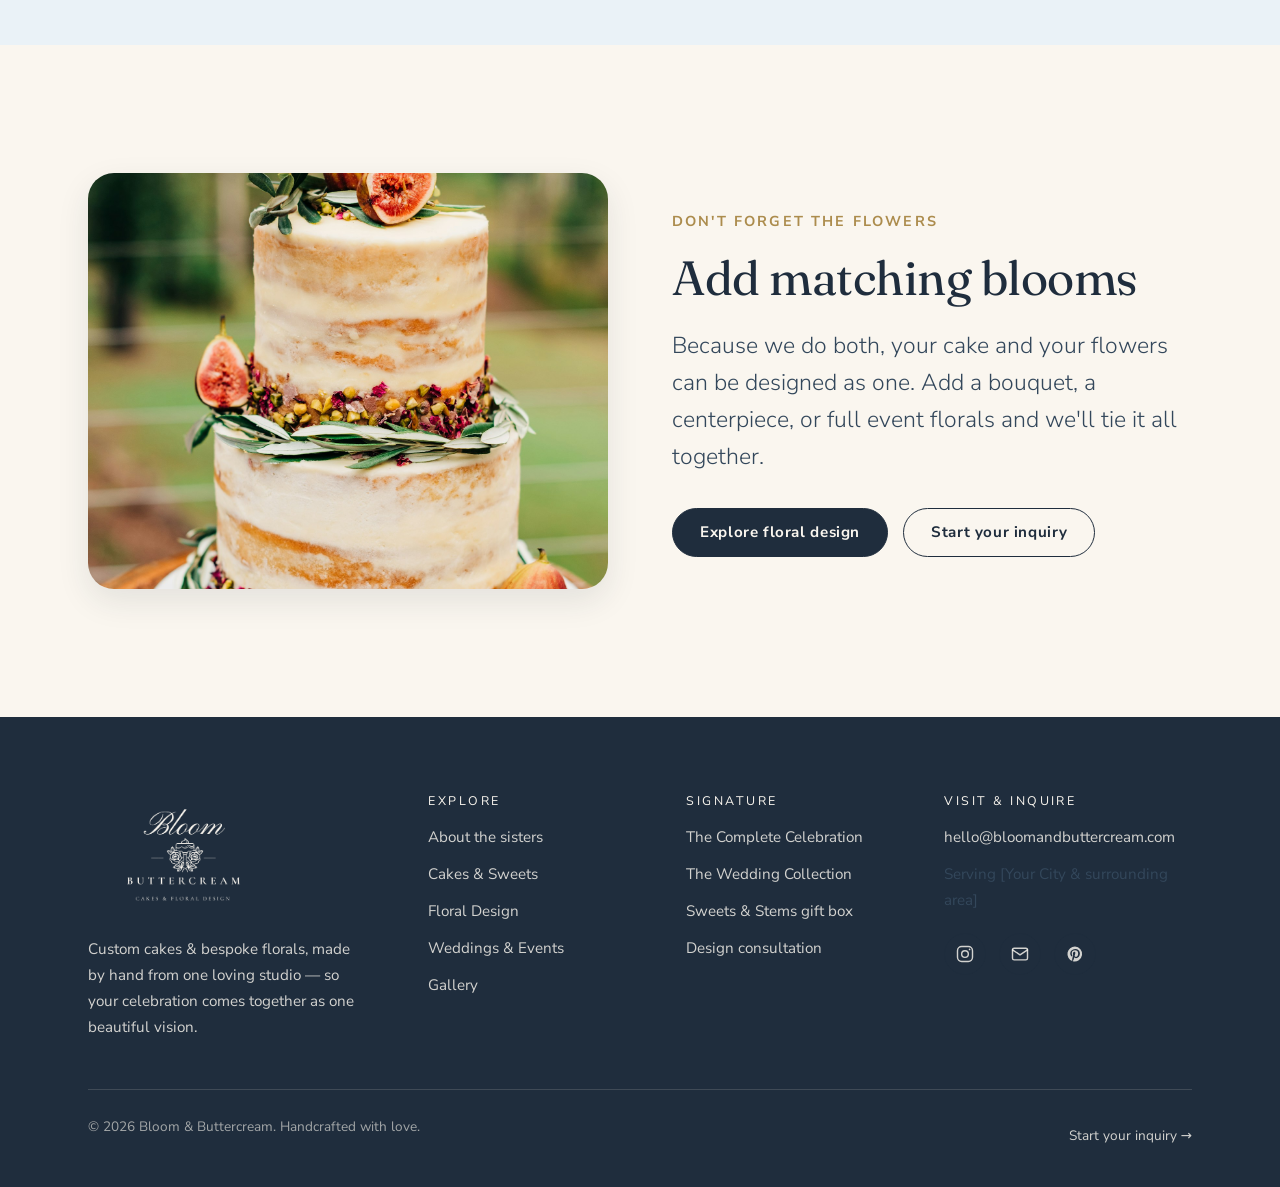
<file: cakes.html>
<!DOCTYPE html>
<html lang="en">
<head>
  <meta charset="UTF-8">
  <meta name="viewport" content="width=device-width, initial-scale=1.0">
  <title>Cakes &amp; Sweets — Bloom &amp; Buttercream</title>
  <meta name="description" content="Handcrafted celebration and wedding cakes, dessert tables, cupcakes, macarons, and hand-iced cookies — buttercream smoothed like silk, finished with love.">
  <meta name="theme-color" content="#FAF6EF">
  <meta property="og:type" content="website">
  <meta property="og:title" content="Cakes & Sweets — Bloom & Buttercream">
  <meta property="og:description" content="Celebration cakes, wedding cakes, dessert tables, macarons, and more — made by hand.">
  <meta property="og:image" content="images/cake-tiered-flowers.jpg">
  <meta name="twitter:card" content="summary_large_image">
  <link rel="icon" href="assets/favicon.png" type="image/png">
  <link rel="apple-touch-icon" href="assets/favicon.png">
  <link rel="preconnect" href="https://fonts.googleapis.com">
  <link rel="preconnect" href="https://fonts.gstatic.com" crossorigin>
  <link href="https://fonts.googleapis.com/css2?family=Fraunces:opsz,wght@9..144,400;9..144,500;9..144,600&family=Nunito+Sans:wght@300;400;600;700;800&family=Pinyon+Script&display=swap" rel="stylesheet">
  <link rel="stylesheet" href="css/styles.css">
</head>
<body>
  <a class="skip-link" href="#main">Skip to content</a>

  <!-- ================= SHARED HEADER ================= -->
  <header class="site-header">
    <div class="container">
      <nav class="nav" aria-label="Primary">
        <a class="brand" href="index.html" aria-label="Bloom &amp; Buttercream — Cakes &amp; Floral Design">
          <img class="brand__logo brand__logo--dark" src="assets/logo-header-navy.png" alt="" width="360" height="80">
          <img class="brand__logo brand__logo--light" src="assets/logo-header-cream.png" alt="" aria-hidden="true" width="360" height="80">
        </a>
        <button class="nav-toggle" aria-expanded="false" aria-controls="nav-links" aria-label="Open menu">
          <svg viewBox="0 0 24 24" fill="none" stroke="currentColor" stroke-width="1.8" stroke-linecap="round"><path d="M3 6h18M3 12h18M3 18h18"/></svg>
        </button>
        <ul class="nav-links" id="nav-links">
          <li><a href="index.html">Home</a></li>
          <li><a href="about.html">About</a></li>
          <li><a href="cakes.html" aria-current="page">Cakes &amp; Sweets</a></li>
          <li><a href="flowers.html">Floral Design</a></li>
          <li><a href="weddings.html">Weddings &amp; Events</a></li>
          <li><a href="gallery.html">Gallery</a></li>
          <li><a class="btn btn--gold" href="contact.html">Start your inquiry</a></li>
        </ul>
      </nav>
    </div>
  </header>

  <main id="main">

    <!-- ================= PAGE HERO ================= -->
    <section class="page-hero">
      <div class="container container--narrow">
        <span class="eyebrow" data-reveal>Cakes &amp; Sweets</span>
        <h1 data-reveal data-delay="1">Buttercream so soft <span class="script">it melts</span></h1>
        <p class="lede" data-reveal data-delay="2">Hand-crafted cakes and little sweets for every reason to gather. You choose the flavours; we design the rest.</p>
      </div>
    </section>

    <!-- ================= SWEETS GRID ================= -->
    <section class="section">
      <div class="container">
        <div class="grid grid-3">

          <article class="card" data-reveal>
            <div class="card__media">
              <!-- REPLACE: two-tier celebration cake dressed with fresh flowers -->
              <img src="images/cake-tiered-flowers.jpg" alt="Two-tier celebration cake dressed with fresh flowers" loading="lazy">
            </div>
            <div class="card__body">
              <span class="card__label">Signature Celebration Cake</span>
              <h3 class="card__name">Make a Wish</h3>
              <p>Hand-crafted layer cakes for birthdays, anniversaries, and every reason to gather. Buttercream smoothed like silk, finished with fresh blooms or delicate piping.</p>
              <p class="card__price">From $78 (6", serves 8–10) · Tiered from $250</p>
            </div>
          </article>

          <article class="card" data-reveal data-delay="1">
            <div class="card__media">
              <!-- REPLACE: elegant multi-tier wedding cake -->
              <img src="images/cake-anemone.jpg" alt="Elegant multi-tier wedding cake" loading="lazy">
            </div>
            <div class="card__body">
              <span class="card__label">Wedding Cake</span>
              <h3 class="card__name">Happily Ever After</h3>
              <p>The centrepiece of your day, designed to match your flowers and your love story — from soft semi-naked tiers to sculpted sugar florals.</p>
              <p class="card__price">From $9 per slice · Design consultation included</p>
            </div>
          </article>

          <article class="card" data-reveal data-delay="2">
            <div class="card__media">
              <!-- REPLACE: styled dessert table on cake stands -->
              <img src="images/dessert-table.jpg" alt="Styled dessert table on cake stands" loading="lazy">
            </div>
            <div class="card__body">
              <span class="card__label">Dessert Table &amp; Grazing Board</span>
              <h3 class="card__name">The Sweetest Table</h3>
              <p>An abundant spread of little sweets — a table that feels like a garden of desserts. Perfect for showers, launches, and big celebrations.</p>
              <p class="card__price">From $350 (serves ~25)</p>
            </div>
          </article>

          <article class="card" data-reveal>
            <div class="card__media">
              <!-- REPLACE: row of frosted cupcakes -->
              <img src="images/cupcakes.jpg" alt="Row of generously frosted cupcakes" loading="lazy">
            </div>
            <div class="card__body">
              <span class="card__label">Cupcakes</span>
              <h3 class="card__name">Little Darlings</h3>
              <p>Tender, generously frosted, and endlessly customisable. By the dozen for parties, favours, or a Tuesday that deserves something sweet.</p>
              <p class="card__price">From $42 / dozen</p>
            </div>
          </article>

          <article class="card" data-reveal data-delay="1">
            <div class="card__media">
              <!-- REPLACE: pastel macarons -->
              <img src="images/macarons.jpg" alt="Pastel French macarons" loading="lazy">
            </div>
            <div class="card__body">
              <span class="card__label">French Macarons</span>
              <h3 class="card__name">Ooh La La</h3>
              <p>Crisp, chewy, and impossibly pretty. Seasonal flavours in your choice of colours to match any celebration.</p>
              <p class="card__price">From $30 / dozen</p>
            </div>
          </article>

          <article class="card" data-reveal data-delay="2">
            <div class="card__media">
              <!-- REPLACE: decorated sugar cookies -->
              <img src="images/cookies.jpg" alt="Hand-iced custom decorated sugar cookies" loading="lazy">
            </div>
            <div class="card__body">
              <span class="card__label">Custom Decorated Sugar Cookies</span>
              <h3 class="card__name">Sweet Talk</h3>
              <p>Hand-iced keepsakes — monograms, party themes, or a little "thank you." As delicious as they are darling.</p>
              <p class="card__price">From $48 / dozen</p>
            </div>
          </article>

          <article class="card" data-reveal>
            <div class="card__media">
              <!-- REPLACE: petit fours on a platter -->
              <img src="images/petit-fours.jpg" alt="Petit fours on a platter" loading="lazy">
            </div>
            <div class="card__body">
              <span class="card__label">Petit Fours &amp; Sweet Bites</span>
              <h3 class="card__name">Tiny Treasures</h3>
              <p>Little, elegant treats for tea tables, gifts, and refined gatherings.</p>
              <p class="card__price">From $36 / dozen</p>
            </div>
          </article>

          <article class="card" data-reveal data-delay="1">
            <div class="card__media">
              <!-- REPLACE: seasonal treats -->
              <img src="images/cake-pink-drip.jpg" alt="Seasonal and holiday treats" loading="lazy">
            </div>
            <div class="card__body">
              <span class="card__label">Seasonal &amp; Holiday Treats</span>
              <h3 class="card__name">Season's Sweetest</h3>
              <p>Limited runs that follow the seasons — from spring lemon to winter spice. Ask what's blooming in the kitchen right now.</p>
              <p class="card__price">Seasonal pricing</p>
            </div>
          </article>

        </div>
      </div>
    </section>

    <!-- ================= FLAVOURS ================= -->
    <section class="section section--tint">
      <div class="container container--narrow text-center">
        <span class="eyebrow eyebrow--center" data-reveal>Choose your flavour</span>
        <h2 data-reveal data-delay="1">A taste for every celebration</h2>
        <p data-reveal data-delay="2" style="margin-bottom:2rem">A sample of our favourites — custom flavours always welcome.</p>
        <div class="pill-list" data-reveal data-delay="3">
          <span class="pill">Vanilla bean</span>
          <span class="pill">Classic chocolate</span>
          <span class="pill">Lemon &amp; elderflower</span>
          <span class="pill">Red velvet</span>
          <span class="pill">Salted caramel</span>
          <span class="pill">Almond</span>
          <span class="pill">Carrot &amp; spice</span>
          <span class="pill">Strawberries &amp; cream</span>
        </div>
        <p class="form__hint" data-reveal style="margin-top:1.5rem">Custom flavours available on request. <!-- REPLACE / edit this flavour list to your own --></p>
      </div>
    </section>

    <!-- ================= PAIRING CROSS-SELL ================= -->
    <section class="section">
      <div class="container">
        <div class="split" data-reveal>
          <figure class="split__media">
            <!-- REPLACE: photo of a cake and matching flowers together -->
            <img src="images/cake-seminaked.jpg" alt="A cake and matching floral arrangement designed together" loading="lazy">
          </figure>
          <div>
            <span class="eyebrow">Don't forget the flowers</span>
            <h2>Add matching blooms</h2>
            <p class="lede">Because we do both, your cake and your flowers can be designed as one. Add a bouquet, a centerpiece, or full event florals and we'll tie it all together.</p>
            <div class="hero__actions">
              <a class="btn" href="flowers.html">Explore floral design</a>
              <a class="btn btn--outline" href="contact.html">Start your inquiry</a>
            </div>
          </div>
        </div>
      </div>
    </section>

  </main>

  <!-- ================= SHARED FOOTER ================= -->
  <footer class="site-footer">
    <div class="container">
      <div class="footer-grid">
        <div class="footer-brand">
          <a class="brand" href="index.html" aria-label="Bloom &amp; Buttercream — Cakes &amp; Floral Design">
            <img class="brand__logo" src="assets/logo-cream.png" alt="" width="300" height="180">
          </a>
          <p>Custom cakes &amp; bespoke florals, made by hand from one loving studio — so your celebration comes together as one beautiful vision.</p>
        </div>
        <div class="footer-col">
          <h4>Explore</h4>
          <ul>
            <li><a href="about.html">About the sisters</a></li>
            <li><a href="cakes.html">Cakes &amp; Sweets</a></li>
            <li><a href="flowers.html">Floral Design</a></li>
            <li><a href="weddings.html">Weddings &amp; Events</a></li>
            <li><a href="gallery.html">Gallery</a></li>
          </ul>
        </div>
        <div class="footer-col">
          <h4>Signature</h4>
          <ul>
            <li><a href="weddings.html">The Complete Celebration</a></li>
            <li><a href="weddings.html">The Wedding Collection</a></li>
            <li><a href="contact.html">Sweets &amp; Stems gift box</a></li>
            <li><a href="contact.html">Design consultation</a></li>
          </ul>
        </div>
        <div class="footer-col">
          <h4>Visit &amp; inquire</h4>
          <ul class="info-list">
            <li><a href="mailto:hello@bloomandbuttercream.com">hello@bloomandbuttercream.com</a></li>
            <li><span>Serving [Your City &amp; surrounding area]</span></li>
          </ul>
          <div class="social" style="margin-top:1.2rem">
            <a href="#" aria-label="Instagram"><svg viewBox="0 0 24 24" fill="none" stroke="currentColor" stroke-width="1.7"><rect x="3" y="3" width="18" height="18" rx="5"/><circle cx="12" cy="12" r="4"/><circle cx="17.5" cy="6.5" r="1" fill="currentColor" stroke="none"/></svg></a>
            <a href="mailto:hello@bloomandbuttercream.com" aria-label="Email"><svg viewBox="0 0 24 24" fill="none" stroke="currentColor" stroke-width="1.7" stroke-linecap="round" stroke-linejoin="round"><rect x="3" y="5" width="18" height="14" rx="2"/><path d="M3 7l9 6 9-6"/></svg></a>
            <a href="#" aria-label="Pinterest"><svg viewBox="0 0 24 24" fill="currentColor"><path d="M12 3a9 9 0 0 0-3.3 17.4c-.1-.7-.1-1.9 0-2.7l1.1-4.6s-.3-.6-.3-1.4c0-1.3.8-2.3 1.7-2.3.8 0 1.2.6 1.2 1.3 0 .8-.5 2-.8 3.1-.2.9.5 1.6 1.4 1.6 1.6 0 2.8-1.7 2.8-4.1 0-2.2-1.5-3.7-3.7-3.7a3.9 3.9 0 0 0-4 3.9c0 .8.3 1.6.7 2 .1.1.1.2 0 .3l-.3 1c0 .2-.1.3-.3.2-1.2-.5-1.9-2.2-1.9-3.5 0-2.9 2.1-5.5 6-5.5 3.2 0 5.6 2.3 5.6 5.3 0 3.1-2 5.7-4.7 5.7-.9 0-1.8-.5-2.1-1l-.6 2.2c-.2.8-.8 1.9-1.2 2.5A9 9 0 1 0 12 3z"/></svg></a>
          </div>
        </div>
      </div>
      <div class="footer-bottom">
        <p>&copy; <span data-year>2026</span> Bloom &amp; Buttercream. Handcrafted with love.</p>
        <p><a href="contact.html">Start your inquiry &rarr;</a></p>
      </div>
    </div>
  </footer>

  <script src="js/main.js"></script>
</body>
</html>
</file>
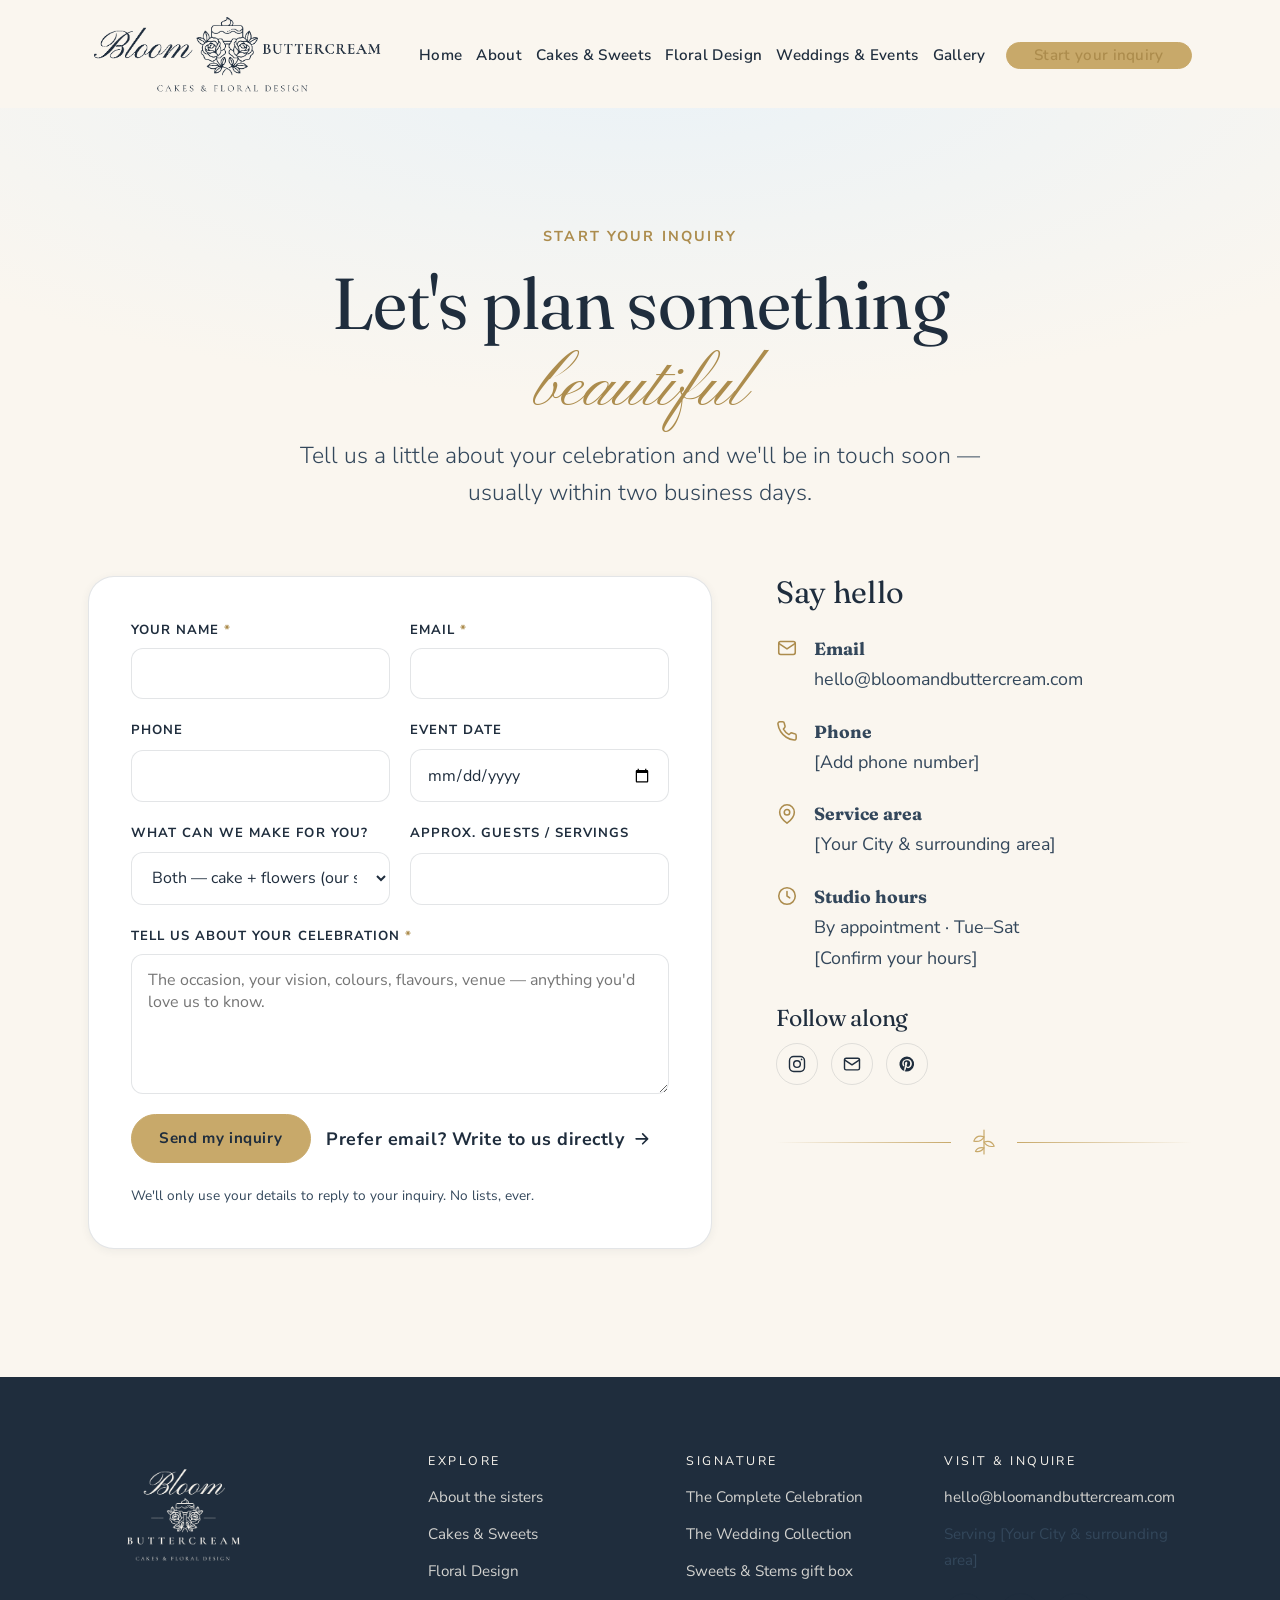
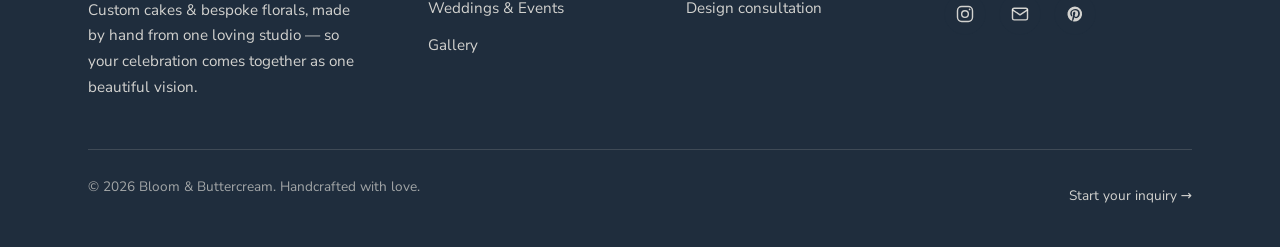
<file: contact.html>
<!DOCTYPE html>
<html lang="en">
<head>
  <meta charset="UTF-8">
  <meta name="viewport" content="width=device-width, initial-scale=1.0">
  <title>Start Your Inquiry — Bloom &amp; Buttercream</title>
  <meta name="description" content="Tell us about your celebration. Inquire about custom cakes, bespoke florals, or both — from one loving, sister-owned studio.">
  <meta name="theme-color" content="#FAF6EF">
  <meta property="og:type" content="website">
  <meta property="og:title" content="Start Your Inquiry — Bloom & Buttercream">
  <meta property="og:description" content="Tell us about your celebration — cakes, flowers, or both.">
  <meta property="og:image" content="images/hero-home.jpg">
  <meta name="twitter:card" content="summary_large_image">
  <link rel="icon" href="assets/favicon.png" type="image/png">
  <link rel="apple-touch-icon" href="assets/favicon.png">
  <link rel="preconnect" href="https://fonts.googleapis.com">
  <link rel="preconnect" href="https://fonts.gstatic.com" crossorigin>
  <link href="https://fonts.googleapis.com/css2?family=Fraunces:opsz,wght@9..144,400;9..144,500;9..144,600&family=Nunito+Sans:wght@300;400;600;700;800&family=Pinyon+Script&display=swap" rel="stylesheet">
  <link rel="stylesheet" href="css/styles.css">
</head>
<body>
  <a class="skip-link" href="#main">Skip to content</a>

  <!-- ================= SHARED HEADER ================= -->
  <header class="site-header">
    <div class="container">
      <nav class="nav" aria-label="Primary">
        <a class="brand" href="index.html" aria-label="Bloom &amp; Buttercream — Cakes &amp; Floral Design">
          <img class="brand__logo brand__logo--dark" src="assets/logo-header-navy.png" alt="" width="360" height="80">
          <img class="brand__logo brand__logo--light" src="assets/logo-header-cream.png" alt="" aria-hidden="true" width="360" height="80">
        </a>
        <button class="nav-toggle" aria-expanded="false" aria-controls="nav-links" aria-label="Open menu">
          <svg viewBox="0 0 24 24" fill="none" stroke="currentColor" stroke-width="1.8" stroke-linecap="round"><path d="M3 6h18M3 12h18M3 18h18"/></svg>
        </button>
        <ul class="nav-links" id="nav-links">
          <li><a href="index.html">Home</a></li>
          <li><a href="about.html">About</a></li>
          <li><a href="cakes.html">Cakes &amp; Sweets</a></li>
          <li><a href="flowers.html">Floral Design</a></li>
          <li><a href="weddings.html">Weddings &amp; Events</a></li>
          <li><a href="gallery.html">Gallery</a></li>
          <li><a class="btn btn--gold" href="contact.html" aria-current="page">Start your inquiry</a></li>
        </ul>
      </nav>
    </div>
  </header>

  <main id="main">

    <!-- ================= PAGE HERO ================= -->
    <section class="page-hero">
      <div class="container container--narrow">
        <span class="eyebrow" data-reveal>Start your inquiry</span>
        <h1 data-reveal data-delay="1">Let's plan something <span class="script">beautiful</span></h1>
        <p class="lede" data-reveal data-delay="2">Tell us a little about your celebration and we'll be in touch soon — usually within two business days.</p>
      </div>
    </section>

    <!-- ================= CONTACT ================= -->
    <section class="section" style="padding-top:0">
      <div class="container">
        <div class="contact-grid">

          <!-- ============ INQUIRY FORM ============ -->
          <div class="contact-card" data-reveal>
            <!--
              ============================================================
              FORMSPREE SETUP (required to receive messages)
              1. Create a free form at https://formspree.io
              2. Copy your form's endpoint (looks like https://formspree.io/f/abcdwxyz)
              3. Replace YOUR_FORM_ID below in BOTH the action attribute
                 and the mailto fallback link at the bottom of this form.
              Until then, the form falls back to opening the visitor's email app.
              See the README for full instructions.
              ============================================================
            -->
            <form class="form" action="https://formspree.io/f/YOUR_FORM_ID" method="POST" novalidate>
              <input type="hidden" name="_subject" value="New inquiry from bloomandbuttercream.com">
              <!-- Honeypot spam trap (leave empty) -->
              <input type="text" name="_gotcha" tabindex="-1" autocomplete="off" style="position:absolute;left:-9999px" aria-hidden="true">

              <div class="form__row">
                <div class="field">
                  <label for="name">Your name <span class="req" aria-hidden="true">*</span></label>
                  <input id="name" name="name" type="text" autocomplete="name" required>
                </div>
                <div class="field">
                  <label for="email">Email <span class="req" aria-hidden="true">*</span></label>
                  <input id="email" name="email" type="email" autocomplete="email" required>
                </div>
              </div>

              <div class="form__row">
                <div class="field">
                  <label for="phone">Phone</label>
                  <input id="phone" name="phone" type="tel" autocomplete="tel">
                </div>
                <div class="field">
                  <label for="date">Event date</label>
                  <input id="date" name="event_date" type="date">
                </div>
              </div>

              <div class="form__row">
                <div class="field">
                  <label for="service">What can we make for you?</label>
                  <select id="service" name="service">
                    <option value="Cake &amp; Sweets">Cakes &amp; Sweets</option>
                    <option value="Floral Design">Floral Design</option>
                    <option value="Both — Signature" selected>Both — cake + flowers (our signature)</option>
                    <option value="Gift box">Gift box (Sweets &amp; Stems)</option>
                    <option value="Not sure yet">Not sure yet — help me decide</option>
                  </select>
                </div>
                <div class="field">
                  <label for="guests">Approx. guests / servings</label>
                  <input id="guests" name="guests" type="number" min="1" inputmode="numeric">
                </div>
              </div>

              <div class="field">
                <label for="message">Tell us about your celebration <span class="req" aria-hidden="true">*</span></label>
                <textarea id="message" name="message" required placeholder="The occasion, your vision, colours, flavours, venue — anything you'd love us to know."></textarea>
              </div>

              <p class="form-status" id="form-status" role="status" aria-live="polite"></p>

              <div style="display:flex;flex-wrap:wrap;gap:1rem;align-items:center">
                <button class="btn btn--gold" type="submit">Send my inquiry</button>
                <!-- mailto fallback: works even without Formspree configured -->
                <a class="link-arrow" href="mailto:hello@bloomandbuttercream.com?subject=New%20inquiry%20from%20the%20website">Prefer email? Write to us directly<svg viewBox="0 0 24 24" fill="none" stroke="currentColor" stroke-width="2" stroke-linecap="round" stroke-linejoin="round"><path d="M5 12h14M13 6l6 6-6 6"/></svg></a>
              </div>
              <p class="form__hint">We'll only use your details to reply to your inquiry. No lists, ever.</p>
            </form>
          </div>

          <!-- ============ CONTACT DETAILS ============ -->
          <aside data-reveal data-delay="1">
            <h2 style="font-size:var(--step-2)">Say hello</h2>
            <ul class="info-list" style="margin-top:1.5rem">
              <li>
                <svg viewBox="0 0 24 24" fill="none" stroke="currentColor" stroke-width="1.7" stroke-linecap="round" stroke-linejoin="round"><rect x="3" y="5" width="18" height="14" rx="2"/><path d="M3 7l9 6 9-6"/></svg>
                <span><strong>Email</strong><a href="mailto:hello@bloomandbuttercream.com">hello@bloomandbuttercream.com</a></span> <!-- REPLACE: email -->
              </li>
              <li>
                <svg viewBox="0 0 24 24" fill="none" stroke="currentColor" stroke-width="1.7" stroke-linecap="round" stroke-linejoin="round"><path d="M22 16.9v3a2 2 0 0 1-2.2 2 19.8 19.8 0 0 1-8.6-3.1 19.5 19.5 0 0 1-6-6 19.8 19.8 0 0 1-3.1-8.6A2 2 0 0 1 4.1 2h3a2 2 0 0 1 2 1.7c.1.9.4 1.8.7 2.7a2 2 0 0 1-.5 2.1L8.1 9.9a16 16 0 0 0 6 6l1.4-1.2a2 2 0 0 1 2.1-.5c.9.3 1.8.6 2.7.7a2 2 0 0 1 1.7 2z"/></svg>
                <span><strong>Phone</strong><a href="tel:+10000000000">[Add phone number]</a></span> <!-- REPLACE: phone -->
              </li>
              <li>
                <svg viewBox="0 0 24 24" fill="none" stroke="currentColor" stroke-width="1.7" stroke-linecap="round" stroke-linejoin="round"><path d="M20 10c0 6-8 12-8 12s-8-6-8-12a8 8 0 0 1 16 0z"/><circle cx="12" cy="10" r="3"/></svg>
                <span><strong>Service area</strong><span>[Your City &amp; surrounding area]</span></span> <!-- REPLACE: service area -->
              </li>
              <li>
                <svg viewBox="0 0 24 24" fill="none" stroke="currentColor" stroke-width="1.7" stroke-linecap="round" stroke-linejoin="round"><circle cx="12" cy="12" r="9"/><path d="M12 7v5l3 2"/></svg>
                <span><strong>Studio hours</strong><span>By appointment · Tue–Sat<br>[Confirm your hours]</span></span> <!-- REPLACE: hours -->
              </li>
            </ul>

            <h3 style="font-size:var(--step-1);margin-top:2rem">Follow along</h3>
            <div class="social" style="margin-top:0.8rem">
              <!-- REPLACE: your real social links -->
              <a href="#" aria-label="Instagram"><svg viewBox="0 0 24 24" fill="none" stroke="currentColor" stroke-width="1.7"><rect x="3" y="3" width="18" height="18" rx="5"/><circle cx="12" cy="12" r="4"/><circle cx="17.5" cy="6.5" r="1" fill="currentColor" stroke="none"/></svg></a>
              <a href="mailto:hello@bloomandbuttercream.com" aria-label="Email"><svg viewBox="0 0 24 24" fill="none" stroke="currentColor" stroke-width="1.7" stroke-linecap="round" stroke-linejoin="round"><rect x="3" y="5" width="18" height="14" rx="2"/><path d="M3 7l9 6 9-6"/></svg></a>
              <a href="#" aria-label="Pinterest"><svg viewBox="0 0 24 24" fill="currentColor"><path d="M12 3a9 9 0 0 0-3.3 17.4c-.1-.7-.1-1.9 0-2.7l1.1-4.6s-.3-.6-.3-1.4c0-1.3.8-2.3 1.7-2.3.8 0 1.2.6 1.2 1.3 0 .8-.5 2-.8 3.1-.2.9.5 1.6 1.4 1.6 1.6 0 2.8-1.7 2.8-4.1 0-2.2-1.5-3.7-3.7-3.7a3.9 3.9 0 0 0-4 3.9c0 .8.3 1.6.7 2 .1.1.1.2 0 .3l-.3 1c0 .2-.1.3-.3.2-1.2-.5-1.9-2.2-1.9-3.5 0-2.9 2.1-5.5 6-5.5 3.2 0 5.6 2.3 5.6 5.3 0 3.1-2 5.7-4.7 5.7-.9 0-1.8-.5-2.1-1l-.6 2.2c-.2.8-.8 1.9-1.2 2.5A9 9 0 1 0 12 3z"/></svg></a>
            </div>

            <div class="divider" style="margin-top:2.5rem;max-width:none" aria-hidden="true">
              <svg viewBox="0 0 40 40" fill="none" stroke="currentColor" stroke-width="1.4" stroke-linecap="round" stroke-linejoin="round"><path d="M20 6V34"/><path d="M20 14c-6-2-10 0-12 5 6 1 10-1 12-5"/><path d="M20 20c6-2 10 0 12 5-6 1-10-1-12-5"/><path d="M20 27c-5-1-8 0-10 4 5 1 8-1 10-4"/></svg>
            </div>
          </aside>

        </div>
      </div>
    </section>

  </main>

  <!-- ================= SHARED FOOTER ================= -->
  <footer class="site-footer">
    <div class="container">
      <div class="footer-grid">
        <div class="footer-brand">
          <a class="brand" href="index.html" aria-label="Bloom &amp; Buttercream — Cakes &amp; Floral Design">
            <img class="brand__logo" src="assets/logo-cream.png" alt="" width="300" height="180">
          </a>
          <p>Custom cakes &amp; bespoke florals, made by hand from one loving studio — so your celebration comes together as one beautiful vision.</p>
        </div>
        <div class="footer-col">
          <h4>Explore</h4>
          <ul>
            <li><a href="about.html">About the sisters</a></li>
            <li><a href="cakes.html">Cakes &amp; Sweets</a></li>
            <li><a href="flowers.html">Floral Design</a></li>
            <li><a href="weddings.html">Weddings &amp; Events</a></li>
            <li><a href="gallery.html">Gallery</a></li>
          </ul>
        </div>
        <div class="footer-col">
          <h4>Signature</h4>
          <ul>
            <li><a href="weddings.html">The Complete Celebration</a></li>
            <li><a href="weddings.html">The Wedding Collection</a></li>
            <li><a href="contact.html">Sweets &amp; Stems gift box</a></li>
            <li><a href="contact.html">Design consultation</a></li>
          </ul>
        </div>
        <div class="footer-col">
          <h4>Visit &amp; inquire</h4>
          <ul class="info-list">
            <li><a href="mailto:hello@bloomandbuttercream.com">hello@bloomandbuttercream.com</a></li>
            <li><span>Serving [Your City &amp; surrounding area]</span></li>
          </ul>
          <div class="social" style="margin-top:1.2rem">
            <a href="#" aria-label="Instagram"><svg viewBox="0 0 24 24" fill="none" stroke="currentColor" stroke-width="1.7"><rect x="3" y="3" width="18" height="18" rx="5"/><circle cx="12" cy="12" r="4"/><circle cx="17.5" cy="6.5" r="1" fill="currentColor" stroke="none"/></svg></a>
            <a href="mailto:hello@bloomandbuttercream.com" aria-label="Email"><svg viewBox="0 0 24 24" fill="none" stroke="currentColor" stroke-width="1.7" stroke-linecap="round" stroke-linejoin="round"><rect x="3" y="5" width="18" height="14" rx="2"/><path d="M3 7l9 6 9-6"/></svg></a>
            <a href="#" aria-label="Pinterest"><svg viewBox="0 0 24 24" fill="currentColor"><path d="M12 3a9 9 0 0 0-3.3 17.4c-.1-.7-.1-1.9 0-2.7l1.1-4.6s-.3-.6-.3-1.4c0-1.3.8-2.3 1.7-2.3.8 0 1.2.6 1.2 1.3 0 .8-.5 2-.8 3.1-.2.9.5 1.6 1.4 1.6 1.6 0 2.8-1.7 2.8-4.1 0-2.2-1.5-3.7-3.7-3.7a3.9 3.9 0 0 0-4 3.9c0 .8.3 1.6.7 2 .1.1.1.2 0 .3l-.3 1c0 .2-.1.3-.3.2-1.2-.5-1.9-2.2-1.9-3.5 0-2.9 2.1-5.5 6-5.5 3.2 0 5.6 2.3 5.6 5.3 0 3.1-2 5.7-4.7 5.7-.9 0-1.8-.5-2.1-1l-.6 2.2c-.2.8-.8 1.9-1.2 2.5A9 9 0 1 0 12 3z"/></svg></a>
          </div>
        </div>
      </div>
      <div class="footer-bottom">
        <p>&copy; <span data-year>2026</span> Bloom &amp; Buttercream. Handcrafted with love.</p>
        <p><a href="contact.html">Start your inquiry &rarr;</a></p>
      </div>
    </div>
  </footer>

  <script src="js/main.js"></script>
  <!-- Progressive form handling: AJAX submit to Formspree with a friendly status message.
       Falls back to a normal form POST if JS is disabled. -->
  <script>
    (function () {
      var form = document.querySelector('.form');
      var status = document.getElementById('form-status');
      if (!form || !status) return;
      form.addEventListener('submit', function (e) {
        // If the endpoint hasn't been configured yet, let the mailto fallback shine.
        if (form.action.indexOf('YOUR_FORM_ID') !== -1) {
          e.preventDefault();
          status.style.display = 'block';
          status.textContent = 'This form isn’t connected yet. Please email us at hello@bloomandbuttercream.com and we’ll reply soon.';
          return;
        }
        e.preventDefault();
        var data = new FormData(form);
        status.style.display = 'block';
        status.textContent = 'Sending your inquiry…';
        fetch(form.action, { method: 'POST', body: data, headers: { Accept: 'application/json' } })
          .then(function (r) {
            if (r.ok) {
              form.reset();
              status.textContent = 'Thank you! Your inquiry is on its way. We’ll be in touch soon. \u{1F338}';
            } else {
              status.textContent = 'Something went wrong. Please email us at hello@bloomandbuttercream.com.';
            }
          })
          .catch(function () {
            status.textContent = 'Something went wrong. Please email us at hello@bloomandbuttercream.com.';
          });
      });
    })();
  </script>
</body>
</html>
</file>
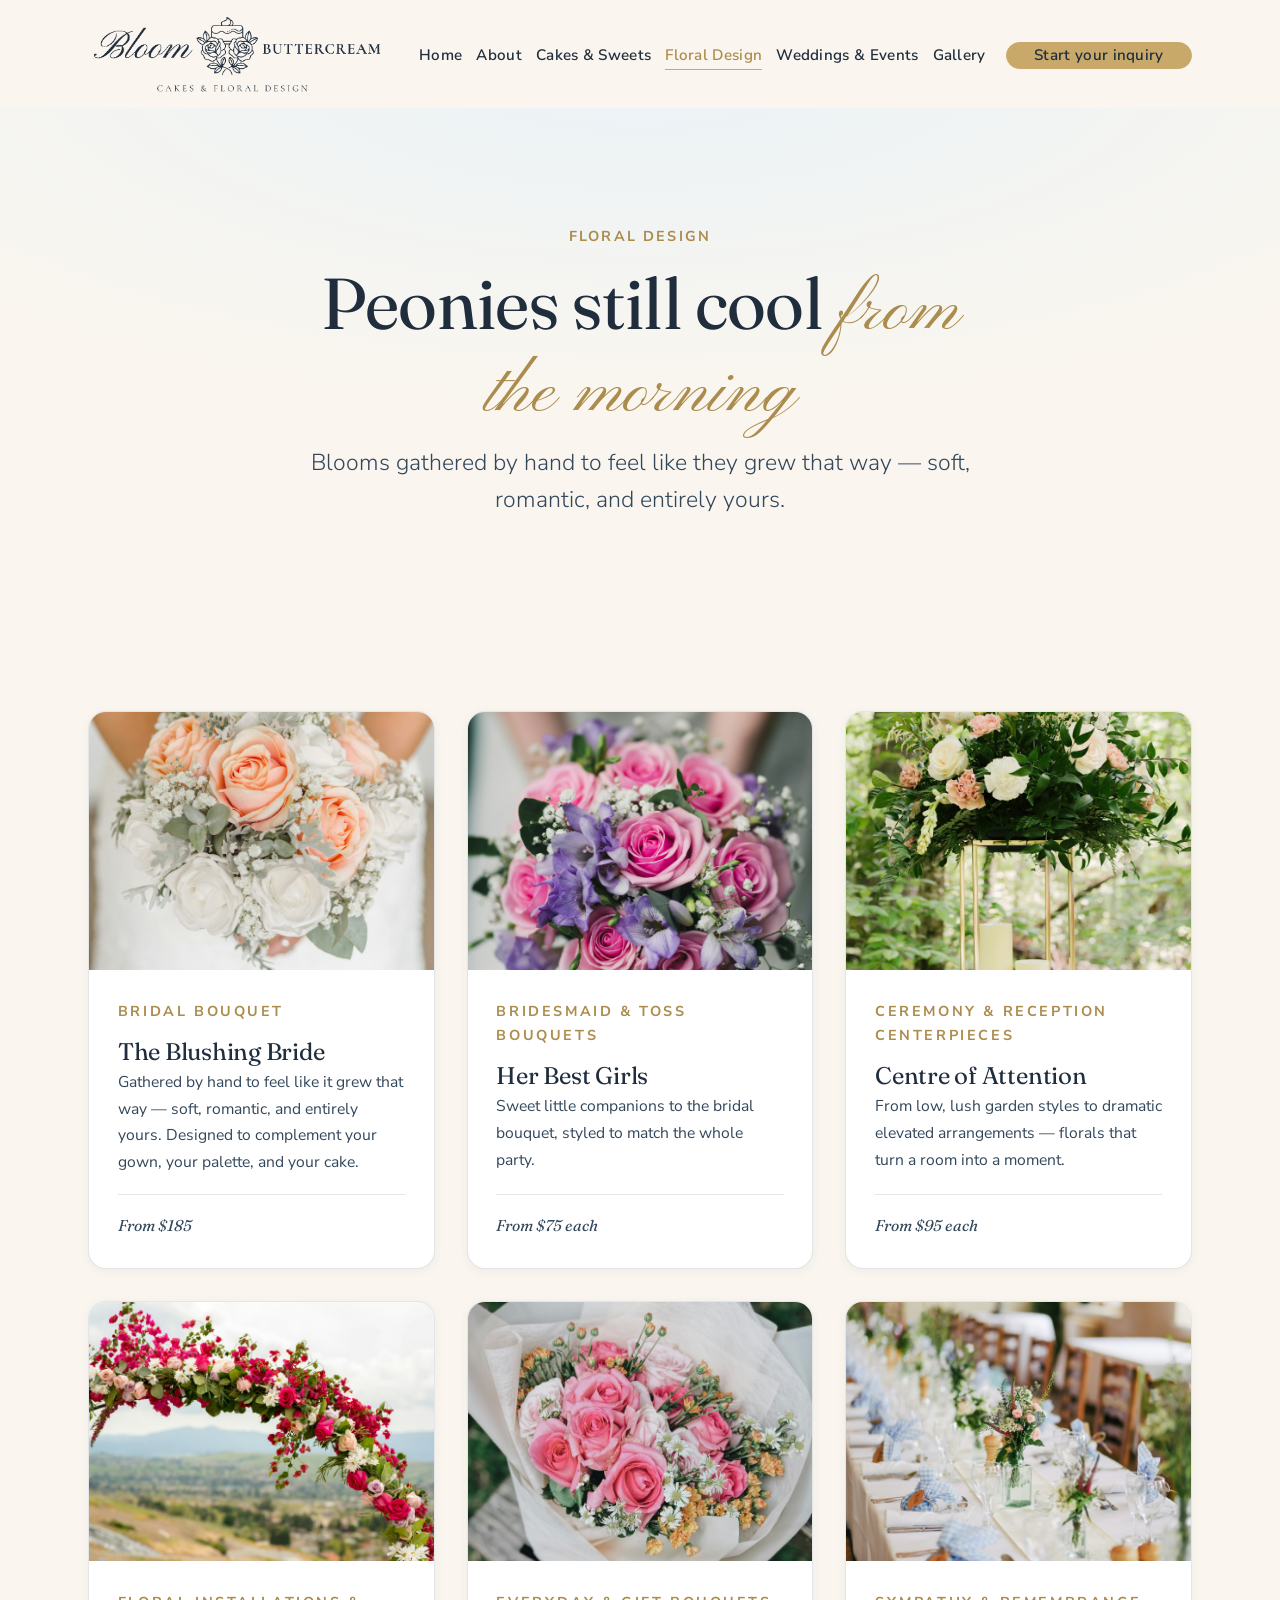
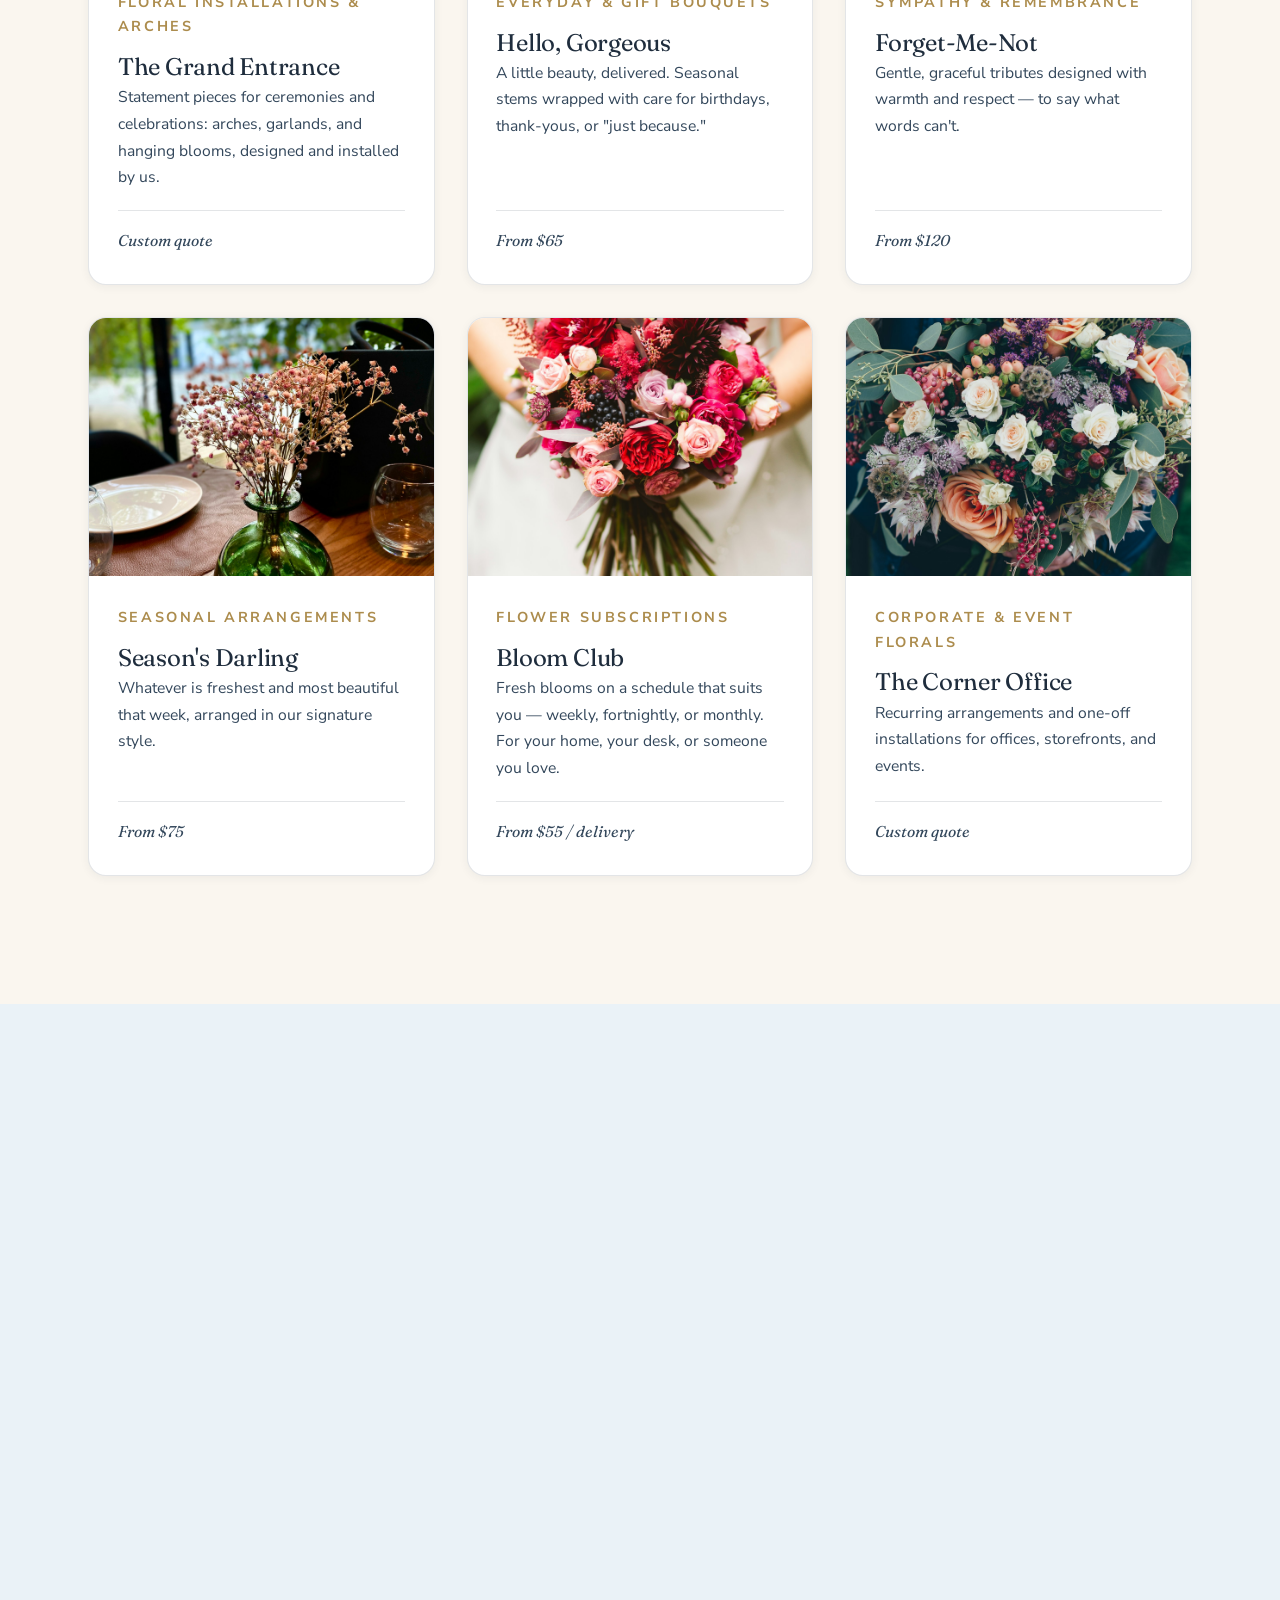
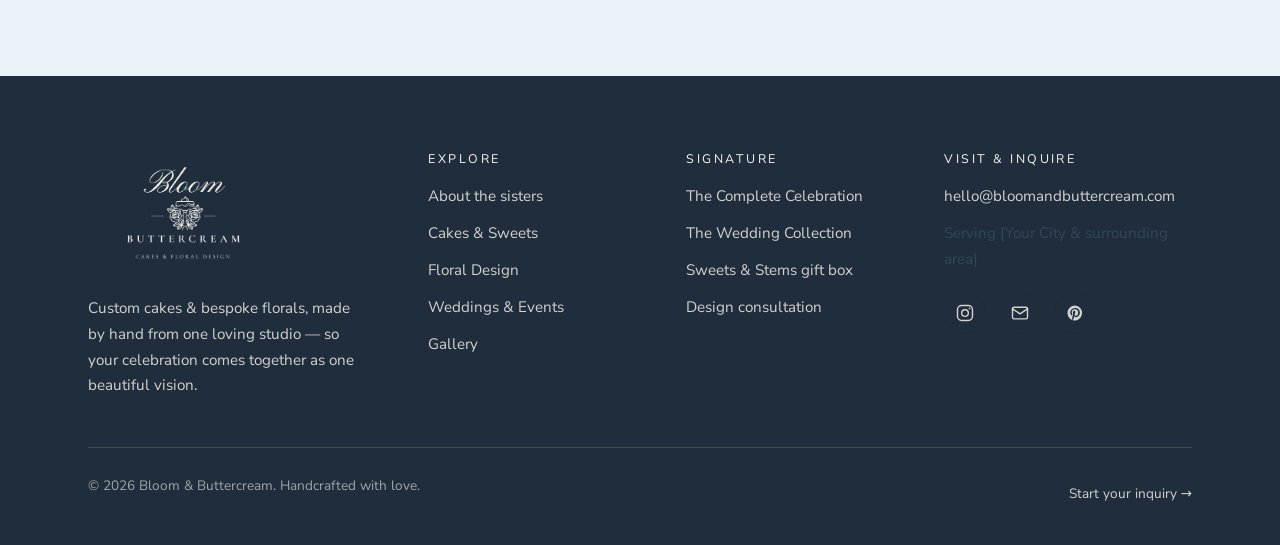
<file: flowers.html>
<!DOCTYPE html>
<html lang="en">
<head>
  <meta charset="UTF-8">
  <meta name="viewport" content="width=device-width, initial-scale=1.0">
  <title>Floral Design — Bloom &amp; Buttercream</title>
  <meta name="description" content="Bespoke floral design: bridal bouquets, centerpieces, installations, gift bouquets, sympathy arrangements, and weekly flower subscriptions — gathered by hand.">
  <meta name="theme-color" content="#FAF6EF">
  <meta property="og:type" content="website">
  <meta property="og:title" content="Floral Design — Bloom & Buttercream">
  <meta property="og:description" content="Bridal bouquets, centerpieces, installations, and everyday blooms — arranged with love.">
  <meta property="og:image" content="images/bridal-bouquet.jpg">
  <meta name="twitter:card" content="summary_large_image">
  <link rel="icon" href="assets/favicon.png" type="image/png">
  <link rel="apple-touch-icon" href="assets/favicon.png">
  <link rel="preconnect" href="https://fonts.googleapis.com">
  <link rel="preconnect" href="https://fonts.gstatic.com" crossorigin>
  <link href="https://fonts.googleapis.com/css2?family=Fraunces:opsz,wght@9..144,400;9..144,500;9..144,600&family=Nunito+Sans:wght@300;400;600;700;800&family=Pinyon+Script&display=swap" rel="stylesheet">
  <link rel="stylesheet" href="css/styles.css">
</head>
<body>
  <a class="skip-link" href="#main">Skip to content</a>

  <!-- ================= SHARED HEADER ================= -->
  <header class="site-header">
    <div class="container">
      <nav class="nav" aria-label="Primary">
        <a class="brand" href="index.html" aria-label="Bloom &amp; Buttercream — Cakes &amp; Floral Design">
          <img class="brand__logo brand__logo--dark" src="assets/logo-header-navy.png" alt="" width="360" height="80">
          <img class="brand__logo brand__logo--light" src="assets/logo-header-cream.png" alt="" aria-hidden="true" width="360" height="80">
        </a>
        <button class="nav-toggle" aria-expanded="false" aria-controls="nav-links" aria-label="Open menu">
          <svg viewBox="0 0 24 24" fill="none" stroke="currentColor" stroke-width="1.8" stroke-linecap="round"><path d="M3 6h18M3 12h18M3 18h18"/></svg>
        </button>
        <ul class="nav-links" id="nav-links">
          <li><a href="index.html">Home</a></li>
          <li><a href="about.html">About</a></li>
          <li><a href="cakes.html">Cakes &amp; Sweets</a></li>
          <li><a href="flowers.html" aria-current="page">Floral Design</a></li>
          <li><a href="weddings.html">Weddings &amp; Events</a></li>
          <li><a href="gallery.html">Gallery</a></li>
          <li><a class="btn btn--gold" href="contact.html">Start your inquiry</a></li>
        </ul>
      </nav>
    </div>
  </header>

  <main id="main">

    <!-- ================= PAGE HERO ================= -->
    <section class="page-hero">
      <div class="container container--narrow">
        <span class="eyebrow" data-reveal>Floral Design</span>
        <h1 data-reveal data-delay="1">Peonies still cool <span class="script">from the morning</span></h1>
        <p class="lede" data-reveal data-delay="2">Blooms gathered by hand to feel like they grew that way — soft, romantic, and entirely yours.</p>
      </div>
    </section>

    <!-- ================= FLORAL GRID ================= -->
    <section class="section">
      <div class="container">
        <div class="grid grid-3">

          <article class="card" data-reveal>
            <div class="card__media">
              <!-- REPLACE: romantic bridal bouquet -->
              <img src="images/bridal-bouquet.jpg" alt="Romantic bridal bouquet" loading="lazy">
            </div>
            <div class="card__body">
              <span class="card__label">Bridal Bouquet</span>
              <h3 class="card__name">The Blushing Bride</h3>
              <p>Gathered by hand to feel like it grew that way — soft, romantic, and entirely yours. Designed to complement your gown, your palette, and your cake.</p>
              <p class="card__price">From $185</p>
            </div>
          </article>

          <article class="card" data-reveal data-delay="1">
            <div class="card__media">
              <!-- REPLACE: bridesmaid bouquets -->
              <img src="images/bridesmaid-bouquet.jpg" alt="Bridesmaid bouquets styled to match" loading="lazy">
            </div>
            <div class="card__body">
              <span class="card__label">Bridesmaid &amp; Toss Bouquets</span>
              <h3 class="card__name">Her Best Girls</h3>
              <p>Sweet little companions to the bridal bouquet, styled to match the whole party.</p>
              <p class="card__price">From $75 each</p>
            </div>
          </article>

          <article class="card" data-reveal data-delay="2">
            <div class="card__media">
              <!-- REPLACE: table centerpiece -->
              <img src="images/centerpiece.jpg" alt="Ceremony and reception table centerpiece" loading="lazy">
            </div>
            <div class="card__body">
              <span class="card__label">Ceremony &amp; Reception Centerpieces</span>
              <h3 class="card__name">Centre of Attention</h3>
              <p>From low, lush garden styles to dramatic elevated arrangements — florals that turn a room into a moment.</p>
              <p class="card__price">From $95 each</p>
            </div>
          </article>

          <article class="card" data-reveal>
            <div class="card__media">
              <!-- REPLACE: floral arch or installation -->
              <img src="images/floral-arch-color.jpg" alt="Floral arch or installation" loading="lazy">
            </div>
            <div class="card__body">
              <span class="card__label">Floral Installations &amp; Arches</span>
              <h3 class="card__name">The Grand Entrance</h3>
              <p>Statement pieces for ceremonies and celebrations: arches, garlands, and hanging blooms, designed and installed by us.</p>
              <p class="card__price">Custom quote</p>
            </div>
          </article>

          <article class="card" data-reveal data-delay="1">
            <div class="card__media">
              <!-- REPLACE: wrapped gift bouquet -->
              <img src="images/gift-bouquet.jpg" alt="Wrapped everyday gift bouquet" loading="lazy">
            </div>
            <div class="card__body">
              <span class="card__label">Everyday &amp; Gift Bouquets</span>
              <h3 class="card__name">Hello, Gorgeous</h3>
              <p>A little beauty, delivered. Seasonal stems wrapped with care for birthdays, thank-yous, or "just because."</p>
              <p class="card__price">From $65</p>
            </div>
          </article>

          <article class="card" data-reveal data-delay="2">
            <div class="card__media">
              <!-- REPLACE: sympathy arrangement -->
              <img src="images/flowers-jars.jpg" alt="Gentle sympathy and remembrance arrangement" loading="lazy">
            </div>
            <div class="card__body">
              <span class="card__label">Sympathy &amp; Remembrance</span>
              <h3 class="card__name">Forget-Me-Not</h3>
              <p>Gentle, graceful tributes designed with warmth and respect — to say what words can't.</p>
              <p class="card__price">From $120</p>
            </div>
          </article>

          <article class="card" data-reveal>
            <div class="card__media">
              <!-- REPLACE: seasonal arrangement in vase -->
              <img src="images/flowers-dried-vase.jpg" alt="Seasonal arrangement in a vase" loading="lazy">
            </div>
            <div class="card__body">
              <span class="card__label">Seasonal Arrangements</span>
              <h3 class="card__name">Season's Darling</h3>
              <p>Whatever is freshest and most beautiful that week, arranged in our signature style.</p>
              <p class="card__price">From $75</p>
            </div>
          </article>

          <article class="card" data-reveal data-delay="1">
            <div class="card__media">
              <!-- REPLACE: subscription bouquet -->
              <img src="images/bouquet-lush.jpg" alt="Flower subscription bouquet" loading="lazy">
            </div>
            <div class="card__body">
              <span class="card__label">Flower Subscriptions</span>
              <h3 class="card__name">Bloom Club</h3>
              <p>Fresh blooms on a schedule that suits you — weekly, fortnightly, or monthly. For your home, your desk, or someone you love.</p>
              <p class="card__price">From $55 / delivery</p>
            </div>
          </article>

          <article class="card" data-reveal data-delay="2">
            <div class="card__media">
              <!-- REPLACE: corporate floral display -->
              <img src="images/moodboard-florals.jpg" alt="Corporate floral display" loading="lazy">
            </div>
            <div class="card__body">
              <span class="card__label">Corporate &amp; Event Florals</span>
              <h3 class="card__name">The Corner Office</h3>
              <p>Recurring arrangements and one-off installations for offices, storefronts, and events.</p>
              <p class="card__price">Custom quote</p>
            </div>
          </article>

        </div>
      </div>
    </section>

    <!-- ================= PAIRING CROSS-SELL ================= -->
    <section class="section section--tint">
      <div class="container">
        <div class="split split--reverse" data-reveal>
          <figure class="split__media">
            <!-- REPLACE: photo of matching flowers and cake together -->
            <img src="images/cake-seminaked.jpg" alt="Flowers and a cake designed to match" loading="lazy">
          </figure>
          <div>
            <span class="eyebrow">Sweeter together</span>
            <h2>Pair your blooms with a cake</h2>
            <p class="lede">Because we do both, the flowers on your table and the flowers on your cake can be the very same blooms — chosen together, made with the same love.</p>
            <div class="hero__actions">
              <a class="btn" href="cakes.html">Explore cakes &amp; sweets</a>
              <a class="btn btn--outline" href="contact.html">Start your inquiry</a>
            </div>
          </div>
        </div>
      </div>
    </section>

  </main>

  <!-- ================= SHARED FOOTER ================= -->
  <footer class="site-footer">
    <div class="container">
      <div class="footer-grid">
        <div class="footer-brand">
          <a class="brand" href="index.html" aria-label="Bloom &amp; Buttercream — Cakes &amp; Floral Design">
            <img class="brand__logo" src="assets/logo-cream.png" alt="" width="300" height="180">
          </a>
          <p>Custom cakes &amp; bespoke florals, made by hand from one loving studio — so your celebration comes together as one beautiful vision.</p>
        </div>
        <div class="footer-col">
          <h4>Explore</h4>
          <ul>
            <li><a href="about.html">About the sisters</a></li>
            <li><a href="cakes.html">Cakes &amp; Sweets</a></li>
            <li><a href="flowers.html">Floral Design</a></li>
            <li><a href="weddings.html">Weddings &amp; Events</a></li>
            <li><a href="gallery.html">Gallery</a></li>
          </ul>
        </div>
        <div class="footer-col">
          <h4>Signature</h4>
          <ul>
            <li><a href="weddings.html">The Complete Celebration</a></li>
            <li><a href="weddings.html">The Wedding Collection</a></li>
            <li><a href="contact.html">Sweets &amp; Stems gift box</a></li>
            <li><a href="contact.html">Design consultation</a></li>
          </ul>
        </div>
        <div class="footer-col">
          <h4>Visit &amp; inquire</h4>
          <ul class="info-list">
            <li><a href="mailto:hello@bloomandbuttercream.com">hello@bloomandbuttercream.com</a></li>
            <li><span>Serving [Your City &amp; surrounding area]</span></li>
          </ul>
          <div class="social" style="margin-top:1.2rem">
            <a href="#" aria-label="Instagram"><svg viewBox="0 0 24 24" fill="none" stroke="currentColor" stroke-width="1.7"><rect x="3" y="3" width="18" height="18" rx="5"/><circle cx="12" cy="12" r="4"/><circle cx="17.5" cy="6.5" r="1" fill="currentColor" stroke="none"/></svg></a>
            <a href="mailto:hello@bloomandbuttercream.com" aria-label="Email"><svg viewBox="0 0 24 24" fill="none" stroke="currentColor" stroke-width="1.7" stroke-linecap="round" stroke-linejoin="round"><rect x="3" y="5" width="18" height="14" rx="2"/><path d="M3 7l9 6 9-6"/></svg></a>
            <a href="#" aria-label="Pinterest"><svg viewBox="0 0 24 24" fill="currentColor"><path d="M12 3a9 9 0 0 0-3.3 17.4c-.1-.7-.1-1.9 0-2.7l1.1-4.6s-.3-.6-.3-1.4c0-1.3.8-2.3 1.7-2.3.8 0 1.2.6 1.2 1.3 0 .8-.5 2-.8 3.1-.2.9.5 1.6 1.4 1.6 1.6 0 2.8-1.7 2.8-4.1 0-2.2-1.5-3.7-3.7-3.7a3.9 3.9 0 0 0-4 3.9c0 .8.3 1.6.7 2 .1.1.1.2 0 .3l-.3 1c0 .2-.1.3-.3.2-1.2-.5-1.9-2.2-1.9-3.5 0-2.9 2.1-5.5 6-5.5 3.2 0 5.6 2.3 5.6 5.3 0 3.1-2 5.7-4.7 5.7-.9 0-1.8-.5-2.1-1l-.6 2.2c-.2.8-.8 1.9-1.2 2.5A9 9 0 1 0 12 3z"/></svg></a>
          </div>
        </div>
      </div>
      <div class="footer-bottom">
        <p>&copy; <span data-year>2026</span> Bloom &amp; Buttercream. Handcrafted with love.</p>
        <p><a href="contact.html">Start your inquiry &rarr;</a></p>
      </div>
    </div>
  </footer>

  <script src="js/main.js"></script>
</body>
</html>
</file>
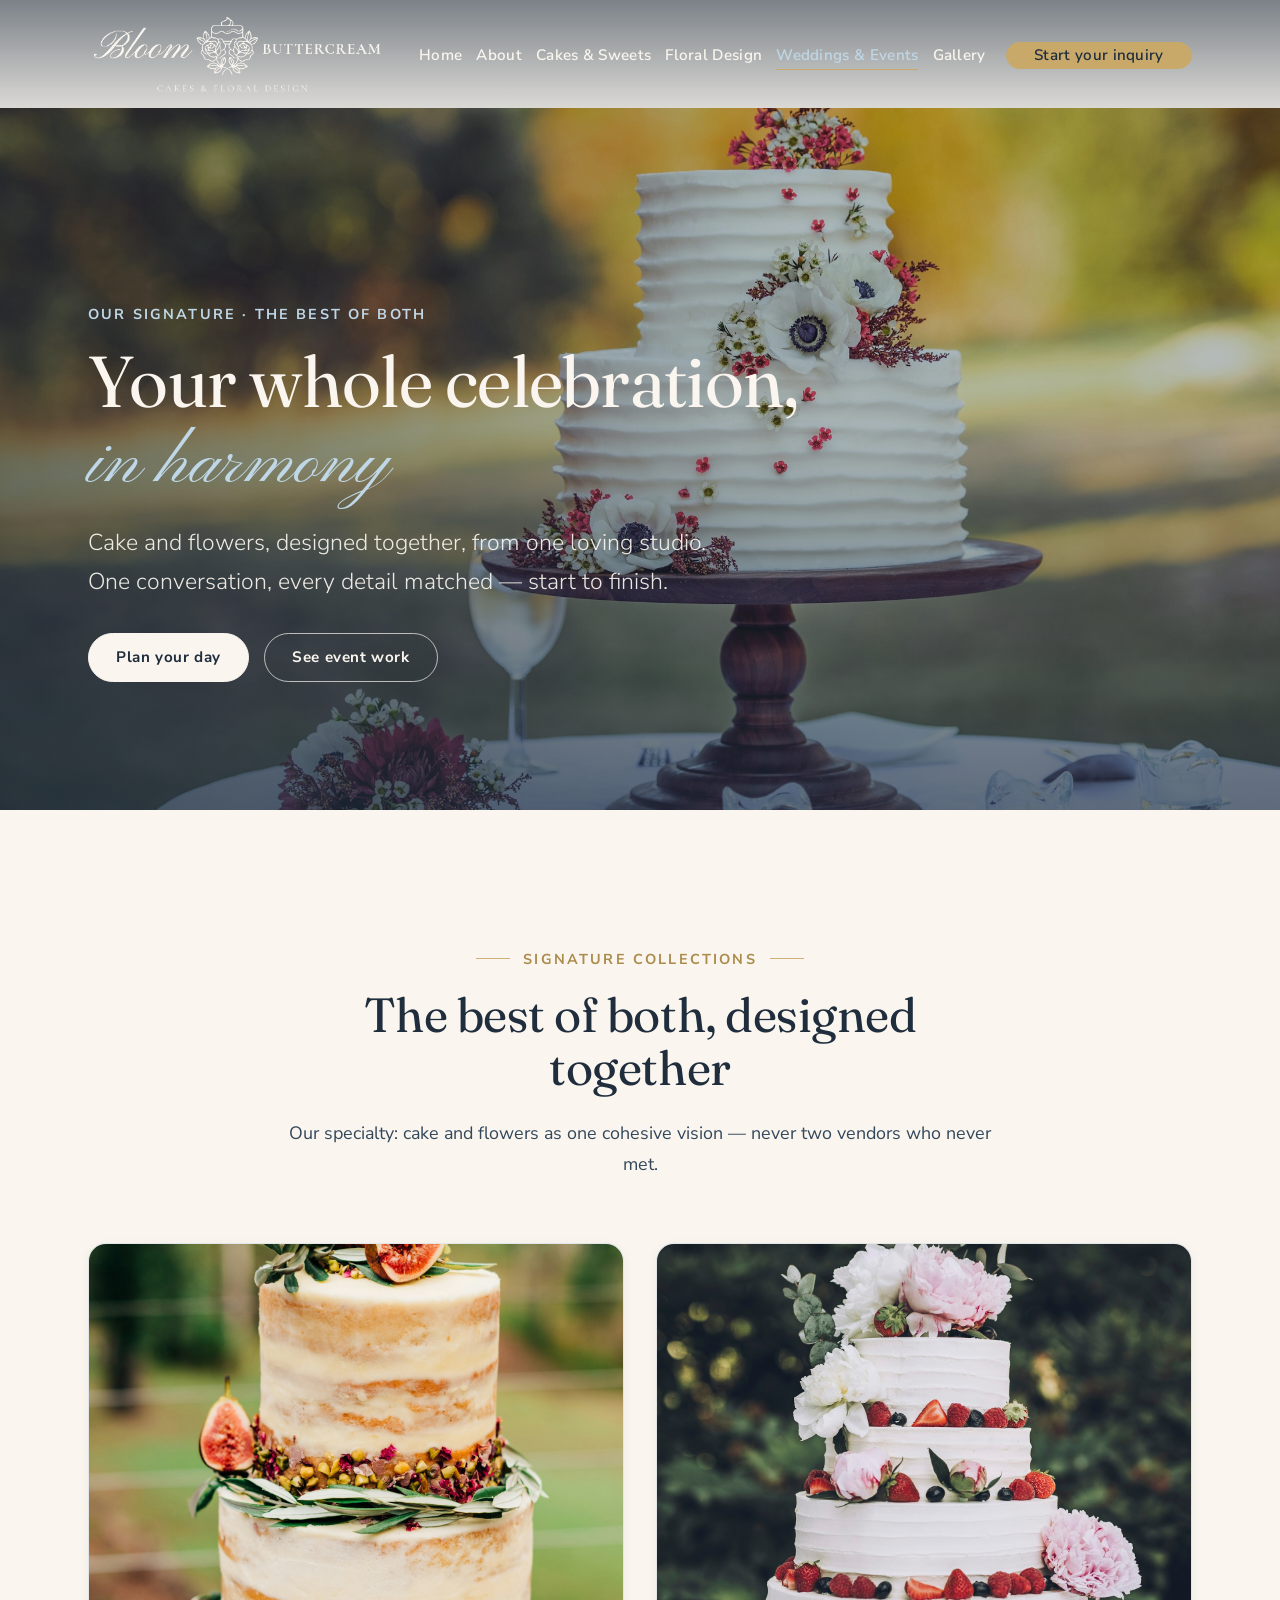
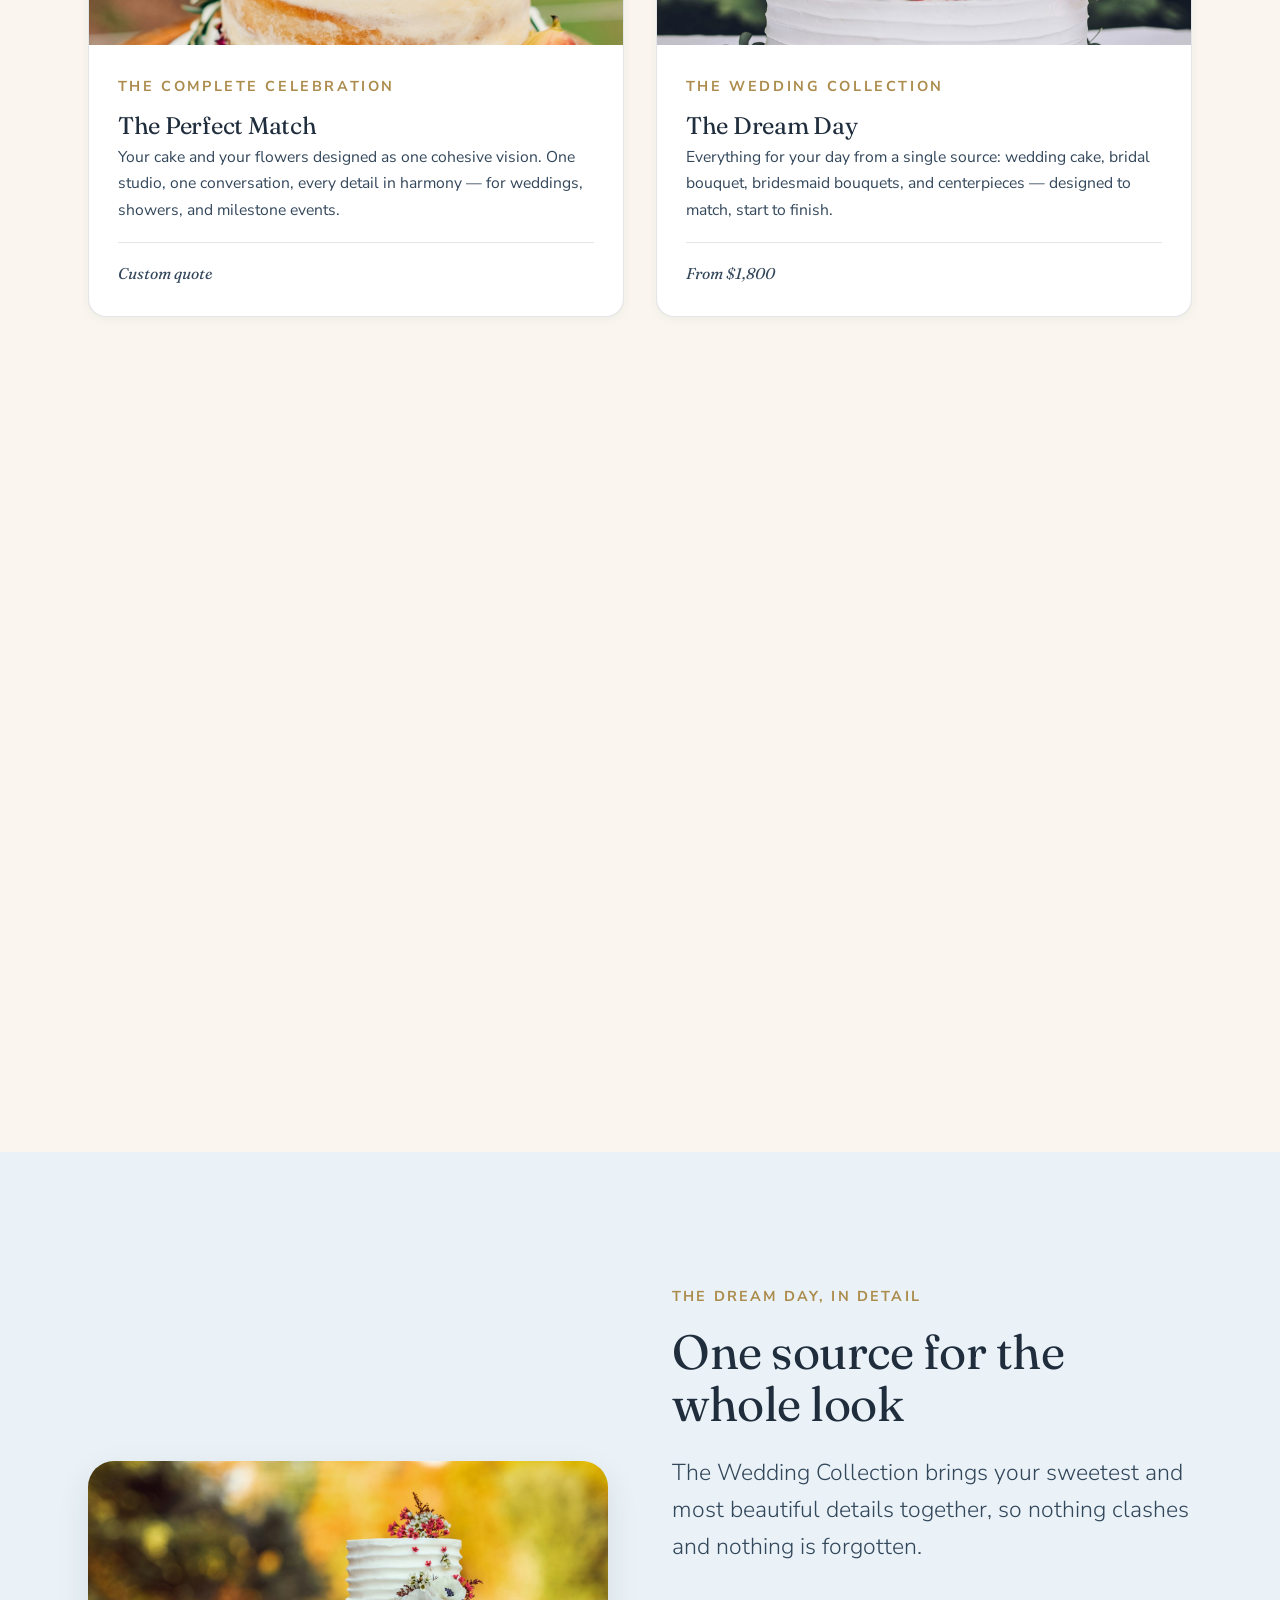
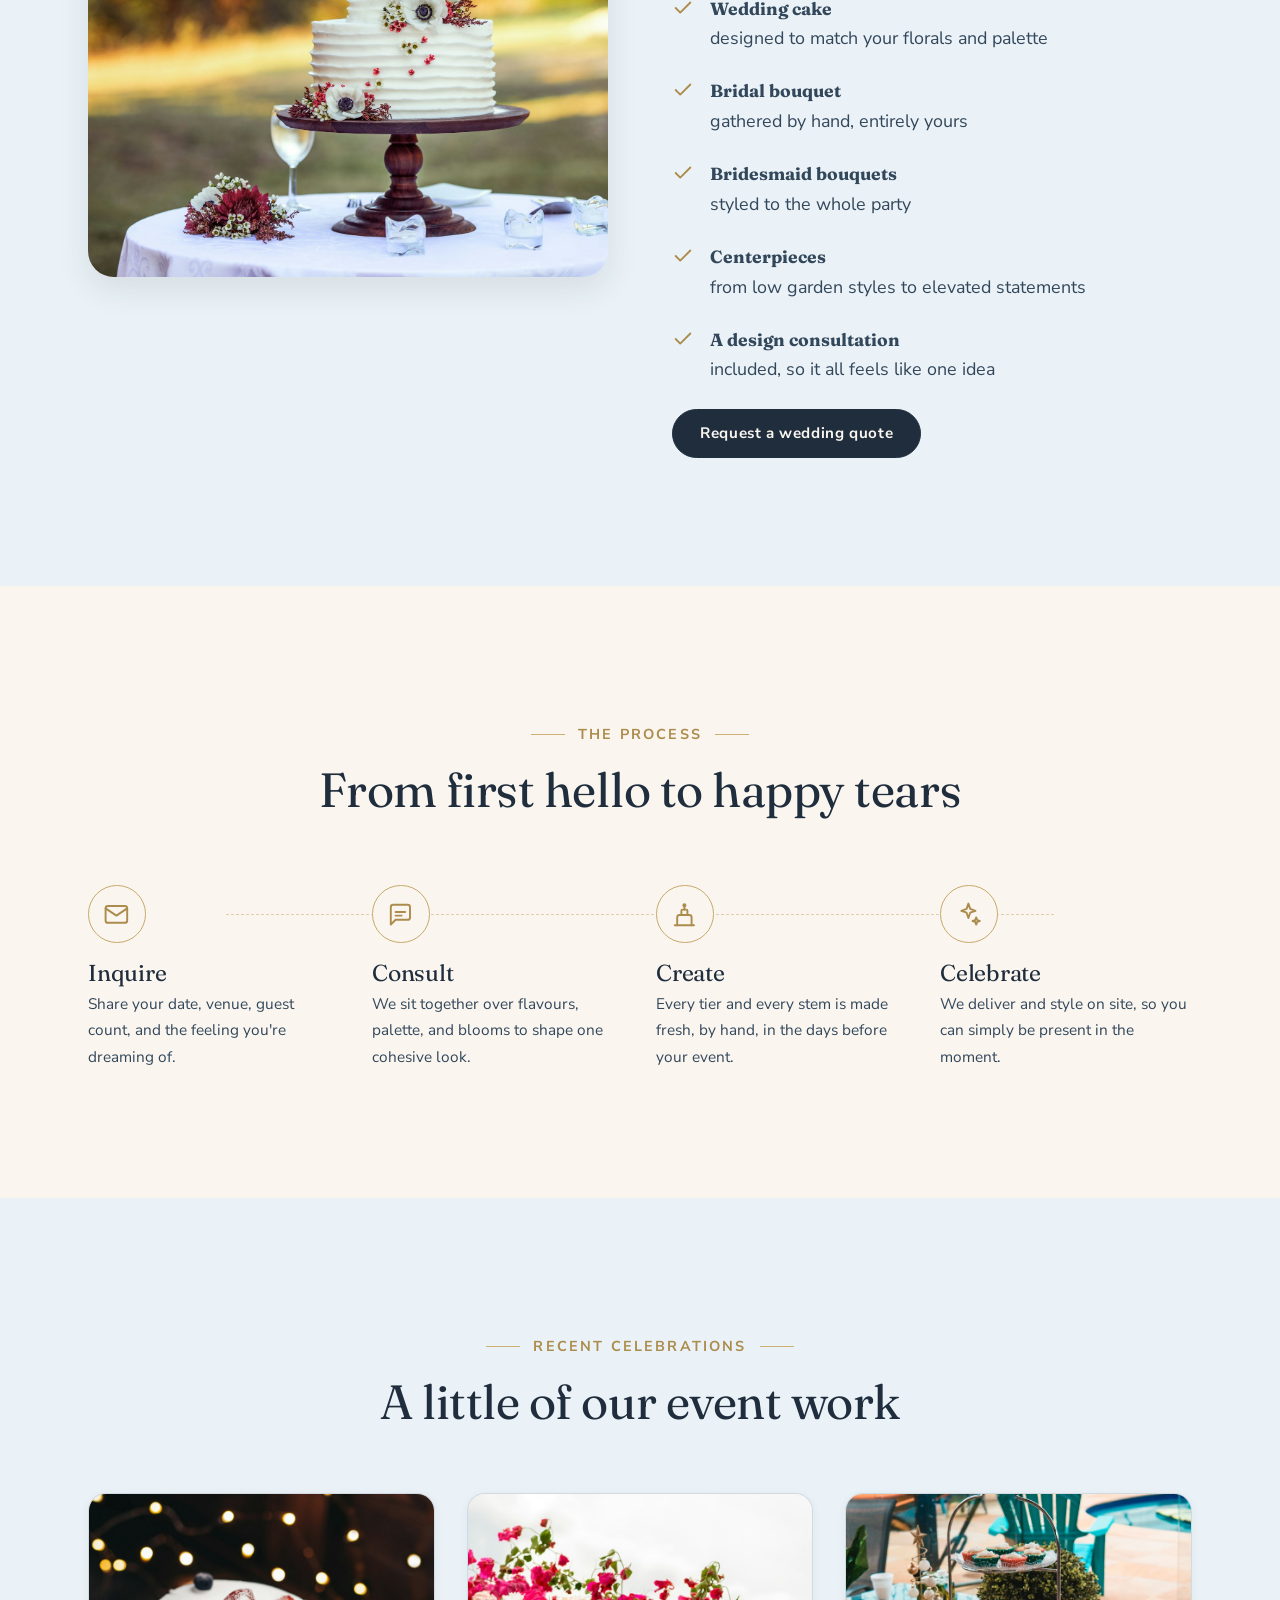
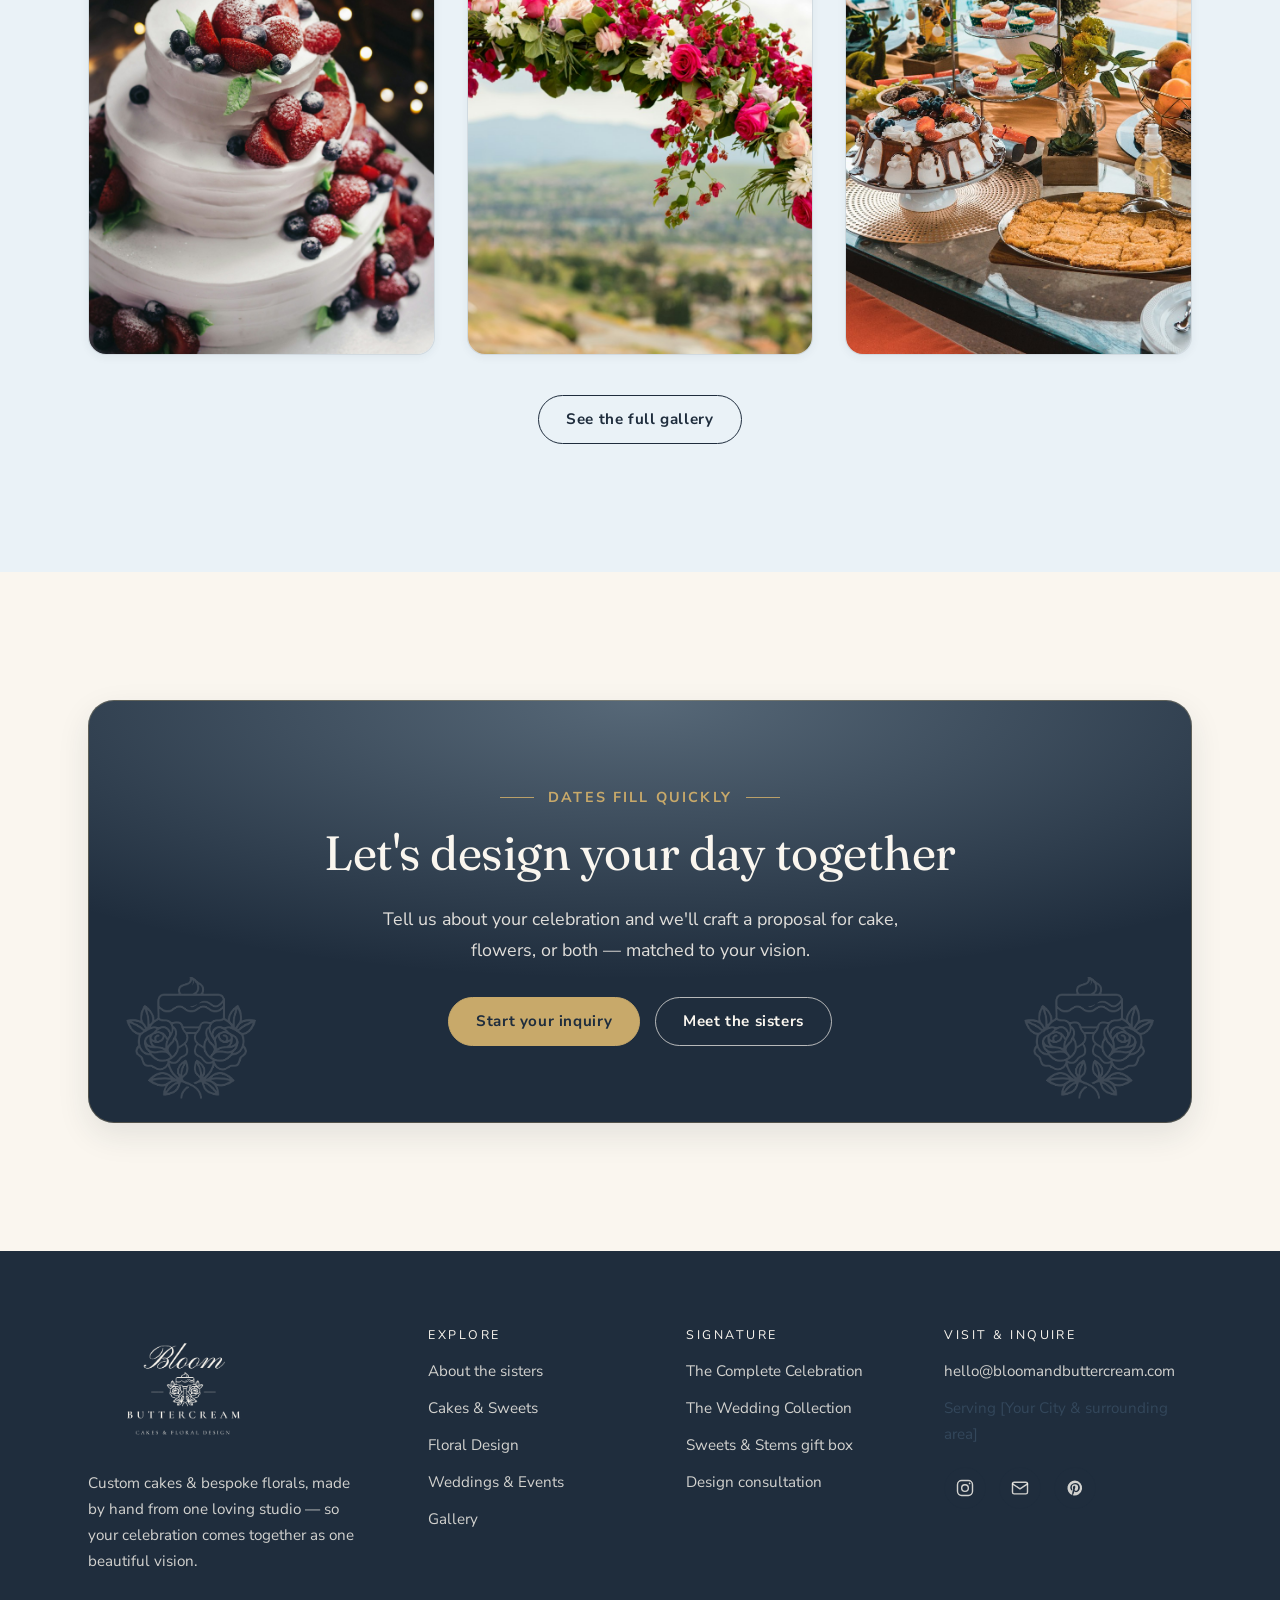
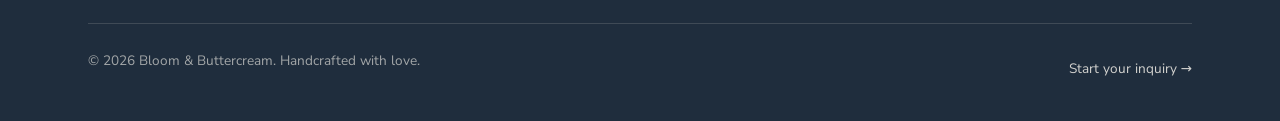
<file: weddings.html>
<!DOCTYPE html>
<html lang="en">
<head>
  <meta charset="UTF-8">
  <meta name="viewport" content="width=device-width, initial-scale=1.0">
  <title>Weddings &amp; Events — Bloom &amp; Buttercream</title>
  <meta name="description" content="Our signature: cake and flowers designed together for your wedding or event. Complete celebration styling, wedding collections, gift boxes, and design consultations.">
  <meta name="theme-color" content="#FAF6EF">
  <meta property="og:type" content="website">
  <meta property="og:title" content="Weddings & Events — Bloom & Buttercream">
  <meta property="og:description" content="Cake and flowers designed together, from one loving studio. Complete celebration styling.">
  <meta property="og:image" content="images/hero-wedding.jpg">
  <meta name="twitter:card" content="summary_large_image">
  <link rel="icon" href="assets/favicon.png" type="image/png">
  <link rel="apple-touch-icon" href="assets/favicon.png">
  <link rel="preconnect" href="https://fonts.googleapis.com">
  <link rel="preconnect" href="https://fonts.gstatic.com" crossorigin>
  <link href="https://fonts.googleapis.com/css2?family=Fraunces:opsz,wght@9..144,400;9..144,500;9..144,600&family=Nunito+Sans:wght@300;400;600;700;800&family=Pinyon+Script&display=swap" rel="stylesheet">
  <link rel="stylesheet" href="css/styles.css">
</head>
<body class="has-hero">
  <a class="skip-link" href="#main">Skip to content</a>

  <!-- ================= SHARED HEADER ================= -->
  <header class="site-header">
    <div class="container">
      <nav class="nav" aria-label="Primary">
        <a class="brand" href="index.html" aria-label="Bloom &amp; Buttercream — Cakes &amp; Floral Design">
          <img class="brand__logo brand__logo--dark" src="assets/logo-header-navy.png" alt="" width="360" height="80">
          <img class="brand__logo brand__logo--light" src="assets/logo-header-cream.png" alt="" aria-hidden="true" width="360" height="80">
        </a>
        <button class="nav-toggle" aria-expanded="false" aria-controls="nav-links" aria-label="Open menu">
          <svg viewBox="0 0 24 24" fill="none" stroke="currentColor" stroke-width="1.8" stroke-linecap="round"><path d="M3 6h18M3 12h18M3 18h18"/></svg>
        </button>
        <ul class="nav-links" id="nav-links">
          <li><a href="index.html">Home</a></li>
          <li><a href="about.html">About</a></li>
          <li><a href="cakes.html">Cakes &amp; Sweets</a></li>
          <li><a href="flowers.html">Floral Design</a></li>
          <li><a href="weddings.html" aria-current="page">Weddings &amp; Events</a></li>
          <li><a href="gallery.html">Gallery</a></li>
          <li><a class="btn btn--gold" href="contact.html">Start your inquiry</a></li>
        </ul>
      </nav>
    </div>
  </header>

  <main id="main">

    <!-- ================= HERO ================= -->
    <section class="hero" style="min-height:min(78vh,720px)">
      <div class="hero__media">
        <!-- REPLACE: full-bleed photo of a wedding cake beside bridal florals -->
        <img src="images/hero-wedding.jpg" alt="A wedding cake beside matching bridal florals" fetchpriority="high">
      </div>
      <div class="container">
        <div class="hero__inner">
          <span class="eyebrow">Our signature · The best of both</span>
          <h1>Your whole celebration, <span class="script">in harmony</span></h1>
          <p class="hero__lede">Cake and flowers, designed together, from one loving studio. One conversation, every detail matched — start to finish.</p>
          <div class="hero__actions">
            <a class="btn btn--light" href="contact.html">Plan your day</a>
            <a class="btn btn--ghost-light" href="gallery.html">See event work</a>
          </div>
        </div>
      </div>
    </section>

    <!-- ================= SIGNATURE PACKAGES ================= -->
    <section class="section">
      <div class="container">
        <div class="section-head">
          <span class="eyebrow" data-reveal>Signature collections</span>
          <h2 data-reveal data-delay="1">The best of both, designed together</h2>
          <p data-reveal data-delay="2">Our specialty: cake and flowers as one cohesive vision — never two vendors who never met.</p>
        </div>

        <div class="grid grid-2">

          <article class="card" data-reveal>
            <div class="card__media">
              <!-- REPLACE: matching cake and floral arrangement -->
              <img src="images/cake-seminaked.jpg" alt="A cake and floral arrangement designed as one vision" loading="lazy">
            </div>
            <div class="card__body">
              <span class="card__label">The Complete Celebration</span>
              <h3 class="card__name">The Perfect Match</h3>
              <p>Your cake and your flowers designed as one cohesive vision. One studio, one conversation, every detail in harmony — for weddings, showers, and milestone events.</p>
              <p class="card__price">Custom quote</p>
            </div>
          </article>

          <article class="card" data-reveal data-delay="1">
            <div class="card__media">
              <!-- REPLACE: wedding cake beside bridal florals -->
              <img src="images/cake-tiered-flowers.jpg" alt="Wedding cake beside bridal bouquet and centerpieces" loading="lazy">
            </div>
            <div class="card__body">
              <span class="card__label">The Wedding Collection</span>
              <h3 class="card__name">The Dream Day</h3>
              <p>Everything for your day from a single source: wedding cake, bridal bouquet, bridesmaid bouquets, and centerpieces — designed to match, start to finish.</p>
              <p class="card__price">From $1,800</p>
            </div>
          </article>

          <article class="card" data-reveal>
            <div class="card__media">
              <!-- REPLACE: gift box with a mini cake and small bouquet -->
              <img src="images/gift-bouquet.jpg" alt="Gift box with a mini cake and a small bouquet" loading="lazy">
            </div>
            <div class="card__body">
              <span class="card__label">The Gift Box</span>
              <h3 class="card__name">Sweets &amp; Stems</h3>
              <p>A little cake and a small arrangement, boxed by hand. Our most-loved way to send someone joy — for birthdays, thank-yous, and just-because.</p>
              <p class="card__price">From $95</p>
            </div>
          </article>

          <article class="card" data-reveal data-delay="1">
            <div class="card__media">
              <!-- REPLACE: mood board / consultation flat-lay -->
              <img src="images/moodboard-florals.jpg" alt="A design consultation mood board flat-lay" loading="lazy">
            </div>
            <div class="card__body">
              <span class="card__label">Design Consultation</span>
              <h3 class="card__name">Let's Dream</h3>
              <p>Sit with us to dream up something entirely custom — flavours, florals, palette, and all. The loveliest way to begin.</p>
              <p class="card__price">Complimentary with bookings</p>
            </div>
          </article>

        </div>
      </div>
    </section>

    <!-- ================= WHAT'S INCLUDED ================= -->
    <section class="section section--tint">
      <div class="container">
        <div class="split" data-reveal>
          <figure class="split__media">
            <!-- REPLACE: styled wedding tablescape with cake and centerpieces -->
            <img src="images/cake-anemone.jpg" alt="A styled wedding tablescape with cake and centerpieces" loading="lazy">
          </figure>
          <div>
            <span class="eyebrow">The Dream Day, in detail</span>
            <h2>One source for the whole look</h2>
            <p class="lede">The Wedding Collection brings your sweetest and most beautiful details together, so nothing clashes and nothing is forgotten.</p>
            <ul class="info-list" style="margin-top:1.5rem">
              <li><svg viewBox="0 0 24 24" fill="none" stroke="currentColor" stroke-width="2" stroke-linecap="round" stroke-linejoin="round"><path d="M20 6L9 17l-5-5"/></svg><span><strong>Wedding cake</strong>designed to match your florals and palette</span></li>
              <li><svg viewBox="0 0 24 24" fill="none" stroke="currentColor" stroke-width="2" stroke-linecap="round" stroke-linejoin="round"><path d="M20 6L9 17l-5-5"/></svg><span><strong>Bridal bouquet</strong>gathered by hand, entirely yours</span></li>
              <li><svg viewBox="0 0 24 24" fill="none" stroke="currentColor" stroke-width="2" stroke-linecap="round" stroke-linejoin="round"><path d="M20 6L9 17l-5-5"/></svg><span><strong>Bridesmaid bouquets</strong>styled to the whole party</span></li>
              <li><svg viewBox="0 0 24 24" fill="none" stroke="currentColor" stroke-width="2" stroke-linecap="round" stroke-linejoin="round"><path d="M20 6L9 17l-5-5"/></svg><span><strong>Centerpieces</strong>from low garden styles to elevated statements</span></li>
              <li><svg viewBox="0 0 24 24" fill="none" stroke="currentColor" stroke-width="2" stroke-linecap="round" stroke-linejoin="round"><path d="M20 6L9 17l-5-5"/></svg><span><strong>A design consultation</strong>included, so it all feels like one idea</span></li>
            </ul>
            <a class="btn" href="contact.html" style="margin-top:1.5rem">Request a wedding quote</a>
          </div>
        </div>
      </div>
    </section>

    <!-- ================= THE PROCESS ================= -->
    <section class="section">
      <div class="container">
        <div class="section-head">
          <span class="eyebrow" data-reveal>The process</span>
          <h2 data-reveal data-delay="1">From first hello to happy tears</h2>
        </div>
        <ol class="grid grid-4 steps">
          <li class="step" data-reveal><span class="step__num" aria-hidden="true"><svg viewBox="0 0 24 24" fill="none" stroke="currentColor" stroke-width="1.6" stroke-linecap="round" stroke-linejoin="round"><rect x="3" y="5" width="18" height="14" rx="2"/><path d="M3 7l9 6 9-6"/></svg></span><h4>Inquire</h4><p>Share your date, venue, guest count, and the feeling you're dreaming of.</p></li>
          <li class="step" data-reveal data-delay="1"><span class="step__num" aria-hidden="true"><svg viewBox="0 0 24 24" fill="none" stroke="currentColor" stroke-width="1.6" stroke-linecap="round" stroke-linejoin="round"><path d="M20 14.5a2 2 0 0 1-2 2H8l-4 4V6a2 2 0 0 1 2-2h12a2 2 0 0 1 2 2z"/><path d="M8 10h8M8 13h5"/></svg></span><h4>Consult</h4><p>We sit together over flavours, palette, and blooms to shape one cohesive look.</p></li>
          <li class="step" data-reveal data-delay="2"><span class="step__num" aria-hidden="true"><svg viewBox="0 0 24 24" fill="none" stroke="currentColor" stroke-width="1.6" stroke-linecap="round" stroke-linejoin="round"><path d="M4 21h16"/><path d="M6 21v-6.5a2 2 0 0 1 2-2h8a2 2 0 0 1 2 2V21"/><path d="M9.5 12.5V9a1 1 0 0 1 1-1h3a1 1 0 0 1 1 1v3.5"/><path d="M12 8V5.5"/><circle cx="12" cy="4.4" r="0.9"/></svg></span><h4>Create</h4><p>Every tier and every stem is made fresh, by hand, in the days before your event.</p></li>
          <li class="step" data-reveal data-delay="3"><span class="step__num" aria-hidden="true"><svg viewBox="0 0 24 24" fill="none" stroke="currentColor" stroke-width="1.6" stroke-linecap="round" stroke-linejoin="round"><path d="M12 3l1.5 4.4 4.4 1.6-4.4 1.6L12 15l-1.5-4.4L6.1 9l4.4-1.6z"/><path d="M18.5 14.5l.8 2.2 2.2.8-2.2.8-.8 2.2-.8-2.2-2.2-.8 2.2-.8z"/></svg></span><h4>Celebrate</h4><p>We deliver and style on site, so you can simply be present in the moment.</p></li>
        </ol>
      </div>
    </section>

    <!-- ================= EVENT WORK PREVIEW ================= -->
    <section class="section section--tint">
      <div class="container">
        <div class="section-head">
          <span class="eyebrow" data-reveal>Recent celebrations</span>
          <h2 data-reveal data-delay="1">A little of our event work</h2>
        </div>
        <div class="grid grid-3" data-reveal>
          <figure class="tile" style="aspect-ratio:3/4;overflow:hidden">
            <!-- REPLACE: event photo — wedding cake -->
            <img src="images/cake-berries.jpg" alt="Wedding cake at a recent celebration" loading="lazy">
          </figure>
          <figure class="tile" style="aspect-ratio:3/4;overflow:hidden">
            <!-- REPLACE: event photo — ceremony florals -->
            <img src="images/floral-arch-color.jpg" alt="Ceremony florals at a recent celebration" loading="lazy">
          </figure>
          <figure class="tile" style="aspect-ratio:3/4;overflow:hidden">
            <!-- REPLACE: event photo — reception tablescape -->
            <img src="images/dessert-abundant.jpg" alt="Reception tablescape with cake and flowers" loading="lazy">
          </figure>
        </div>
        <div class="text-center" style="margin-top:2.5rem" data-reveal>
          <a class="btn btn--outline" href="gallery.html">See the full gallery</a>
        </div>
      </div>
    </section>

    <!-- ================= CTA ================= -->
    <section class="section">
      <div class="container">
        <div class="cta-band" data-reveal>
          <span class="eyebrow eyebrow--center">Dates fill quickly</span>
          <h2>Let's design your day together</h2>
          <p>Tell us about your celebration and we'll craft a proposal for cake, flowers, or both — matched to your vision.</p>
          <div class="hero__actions">
            <a class="btn btn--gold" href="contact.html">Start your inquiry</a>
            <a class="btn btn--ghost-light" href="about.html">Meet the sisters</a>
          </div>
        </div>
      </div>
    </section>

  </main>

  <!-- ================= SHARED FOOTER ================= -->
  <footer class="site-footer">
    <div class="container">
      <div class="footer-grid">
        <div class="footer-brand">
          <a class="brand" href="index.html" aria-label="Bloom &amp; Buttercream — Cakes &amp; Floral Design">
            <img class="brand__logo" src="assets/logo-cream.png" alt="" width="300" height="180">
          </a>
          <p>Custom cakes &amp; bespoke florals, made by hand from one loving studio — so your celebration comes together as one beautiful vision.</p>
        </div>
        <div class="footer-col">
          <h4>Explore</h4>
          <ul>
            <li><a href="about.html">About the sisters</a></li>
            <li><a href="cakes.html">Cakes &amp; Sweets</a></li>
            <li><a href="flowers.html">Floral Design</a></li>
            <li><a href="weddings.html">Weddings &amp; Events</a></li>
            <li><a href="gallery.html">Gallery</a></li>
          </ul>
        </div>
        <div class="footer-col">
          <h4>Signature</h4>
          <ul>
            <li><a href="weddings.html">The Complete Celebration</a></li>
            <li><a href="weddings.html">The Wedding Collection</a></li>
            <li><a href="contact.html">Sweets &amp; Stems gift box</a></li>
            <li><a href="contact.html">Design consultation</a></li>
          </ul>
        </div>
        <div class="footer-col">
          <h4>Visit &amp; inquire</h4>
          <ul class="info-list">
            <li><a href="mailto:hello@bloomandbuttercream.com">hello@bloomandbuttercream.com</a></li>
            <li><span>Serving [Your City &amp; surrounding area]</span></li>
          </ul>
          <div class="social" style="margin-top:1.2rem">
            <a href="#" aria-label="Instagram"><svg viewBox="0 0 24 24" fill="none" stroke="currentColor" stroke-width="1.7"><rect x="3" y="3" width="18" height="18" rx="5"/><circle cx="12" cy="12" r="4"/><circle cx="17.5" cy="6.5" r="1" fill="currentColor" stroke="none"/></svg></a>
            <a href="mailto:hello@bloomandbuttercream.com" aria-label="Email"><svg viewBox="0 0 24 24" fill="none" stroke="currentColor" stroke-width="1.7" stroke-linecap="round" stroke-linejoin="round"><rect x="3" y="5" width="18" height="14" rx="2"/><path d="M3 7l9 6 9-6"/></svg></a>
            <a href="#" aria-label="Pinterest"><svg viewBox="0 0 24 24" fill="currentColor"><path d="M12 3a9 9 0 0 0-3.3 17.4c-.1-.7-.1-1.9 0-2.7l1.1-4.6s-.3-.6-.3-1.4c0-1.3.8-2.3 1.7-2.3.8 0 1.2.6 1.2 1.3 0 .8-.5 2-.8 3.1-.2.9.5 1.6 1.4 1.6 1.6 0 2.8-1.7 2.8-4.1 0-2.2-1.5-3.7-3.7-3.7a3.9 3.9 0 0 0-4 3.9c0 .8.3 1.6.7 2 .1.1.1.2 0 .3l-.3 1c0 .2-.1.3-.3.2-1.2-.5-1.9-2.2-1.9-3.5 0-2.9 2.1-5.5 6-5.5 3.2 0 5.6 2.3 5.6 5.3 0 3.1-2 5.7-4.7 5.7-.9 0-1.8-.5-2.1-1l-.6 2.2c-.2.8-.8 1.9-1.2 2.5A9 9 0 1 0 12 3z"/></svg></a>
          </div>
        </div>
      </div>
      <div class="footer-bottom">
        <p>&copy; <span data-year>2026</span> Bloom &amp; Buttercream. Handcrafted with love.</p>
        <p><a href="contact.html">Start your inquiry &rarr;</a></p>
      </div>
    </div>
  </footer>

  <script src="js/main.js"></script>
</body>
</html>
</file>
<file: css/styles.css>
/* =====================================================================
   Bloom & Buttercream — Shared Stylesheet
   A boutique cake & floral studio. Approachable luxury.
   ---------------------------------------------------------------------
   Table of contents
   1.  Design tokens (CSS custom properties)
   2.  Reset & base
   3.  Typography
   4.  Layout helpers (container, sections, dividers)
   5.  Header / navigation
   6.  Buttons
   7.  Hero
   8.  Cards & media
   9.  Components (eyebrow, feature rows, testimonials, steps, forms)
   10. Gallery & lightbox
   11. Footer
   12. Scroll reveal & motion
   13. Responsive
   14. Accessibility & reduced motion
   ===================================================================== */

/* ---------------------------------------------------------------------
   1. Design tokens
   ------------------------------------------------------------------- */
:root {
  /* Palette */
  --cream:        #FAF6EF; /* primary background */
  --navy:         #1F2D3D; /* primary text & anchors */
  --navy-soft:    #33475b; /* secondary text */
  --baby-blue:    #BFD7E6; /* soft accent */
  --powder:       #EAF2F7; /* alternating section background */
  --gold:         #C8A96A; /* luxe accent, dividers, hover */
  --gold-deep:    #ac8c4d; /* gold on hover / text on cream */
  --blush:        #EAD1CE; /* tertiary warmth */
  --white:        #ffffff;

  /* Derived */
  --line:         rgba(31, 45, 61, 0.12);
  --shadow-sm:    0 2px 10px rgba(31, 45, 61, 0.06);
  --shadow-md:    0 12px 32px rgba(31, 45, 61, 0.10);
  --shadow-lg:    0 24px 60px rgba(31, 45, 61, 0.16);

  /* Type */
  --font-display: "Fraunces", "Cormorant Garamond", Georgia, serif;
  --font-body:    "Nunito Sans", "Mulish", system-ui, sans-serif;
  --font-script:  "Pinyon Script", cursive;

  /* Rhythm */
  --step--1: clamp(0.82rem, 0.79rem + 0.15vw, 0.9rem);
  --step-0:  clamp(1rem, 0.96rem + 0.2vw, 1.125rem);
  --step-1:  clamp(1.2rem, 1.12rem + 0.4vw, 1.45rem);
  --step-2:  clamp(1.5rem, 1.36rem + 0.7vw, 1.95rem);
  --step-3:  clamp(1.9rem, 1.63rem + 1.35vw, 2.75rem);
  --step-4:  clamp(2.4rem, 1.9rem + 2.5vw, 3.9rem);
  --step-5:  clamp(3rem, 2.2rem + 4vw, 5.5rem);

  --container: 1200px;
  --gutter:    clamp(1.25rem, 4vw, 3rem);
  --section-y: clamp(4rem, 10vw, 8rem);
  --radius:    18px;
  --radius-lg: 26px;

  --ease: cubic-bezier(0.22, 1, 0.36, 1);
}

/* ---------------------------------------------------------------------
   2. Reset & base
   ------------------------------------------------------------------- */
*, *::before, *::after { box-sizing: border-box; }

html { -webkit-text-size-adjust: 100%; scroll-behavior: smooth; }

body {
  margin: 0;
  background: var(--cream);
  color: var(--navy);
  font-family: var(--font-body);
  font-size: var(--step-0);
  line-height: 1.7;
  font-weight: 400;
  -webkit-font-smoothing: antialiased;
  text-rendering: optimizeLegibility;
  overflow-x: hidden;
}

img { max-width: 100%; height: auto; display: block; }

a { color: var(--navy); text-decoration: none; transition: color 0.25s var(--ease); }
a:hover { color: var(--gold-deep); }

ul, ol { margin: 0; padding: 0; }

/* Slim, on-brand scrollbar (replaces the chunky default) */
* { scrollbar-width: thin; scrollbar-color: var(--gold) var(--powder); }
::-webkit-scrollbar { width: 11px; height: 11px; }
::-webkit-scrollbar-track { background: var(--cream); }
::-webkit-scrollbar-thumb {
  background: var(--gold);
  border-radius: 999px;
  border: 3px solid var(--cream); /* padding effect → a slim pill thumb */
}
::-webkit-scrollbar-thumb:hover { background: var(--gold-deep); }

:focus-visible {
  outline: 2px solid var(--gold-deep);
  outline-offset: 3px;
  border-radius: 4px;
}

.skip-link {
  position: absolute;
  left: 1rem; top: -100%;
  background: var(--navy);
  color: var(--cream);
  padding: 0.7rem 1.2rem;
  border-radius: 999px;
  z-index: 1000;
  transition: top 0.25s var(--ease);
}
.skip-link:focus { top: 1rem; color: var(--cream); }

/* ---------------------------------------------------------------------
   3. Typography
   ------------------------------------------------------------------- */
h1, h2, h3, h4 {
  font-family: var(--font-display);
  font-weight: 400;
  line-height: 1.1;
  letter-spacing: -0.01em;
  color: var(--navy);
  margin: 0 0 0.5em;
  font-optical-sizing: auto;
}

h1 { font-size: clamp(2.75rem, 6vw, 4.5rem); line-height: 1.05; font-weight: 400; }
h2 { font-size: clamp(2rem, 4vw, 3rem); }
h3 { font-size: var(--step-2); }
h4 { font-size: var(--step-1); }

p { margin: 0 0 1.2em; }
p:last-child { margin-bottom: 0; }

.lede {
  font-size: var(--step-1);
  line-height: 1.6;
  color: var(--navy-soft);
  font-weight: 300;
}

.script {
  font-family: var(--font-script);
  font-weight: 400;
  letter-spacing: 0;
  color: var(--gold-deep);
  line-height: 1;
}

/* Eyebrow — letter-spaced small-caps label */
.eyebrow {
  display: inline-block;
  font-family: var(--font-body);
  font-size: var(--step--1);
  font-weight: 700;
  letter-spacing: 0.15em;
  text-transform: uppercase;
  color: var(--gold-deep);
  margin: 0 0 1.1rem;
}
/* Centered eyebrows get delicate flanking gold hairlines */
.eyebrow--center,
.section-head .eyebrow {
  display: inline-flex;
  align-items: center;
  gap: 0.85rem;
  text-align: center;
}
.eyebrow--center::before, .eyebrow--center::after,
.section-head .eyebrow::before, .section-head .eyebrow::after {
  content: "";
  width: clamp(18px, 4vw, 34px);
  height: 1px;
  background: var(--gold);
  opacity: 0.9;
}

.text-center { text-align: center; }
.measure { max-width: 62ch; }
.measure-narrow { max-width: 48ch; }
.mx-auto { margin-left: auto; margin-right: auto; }

/* ---------------------------------------------------------------------
   4. Layout helpers
   ------------------------------------------------------------------- */
.container {
  width: 100%;
  max-width: var(--container);
  margin-inline: auto;
  padding-inline: var(--gutter);
}
.container--narrow { max-width: 820px; }

.section { padding-block: var(--section-y); position: relative; }
.section--tint { background: var(--powder); }
.section--blush { background: linear-gradient(180deg, var(--cream), var(--blush) 320%); }

.section-head { max-width: 720px; margin: 0 auto clamp(2.5rem, 5vw, 4rem); text-align: center; }
.section-head p { color: var(--navy-soft); }

/* Botanical sprig divider */
.divider {
  display: flex;
  align-items: center;
  justify-content: center;
  gap: 1rem;
  margin: 0 auto;
  max-width: 340px;
  color: var(--gold);
}
.divider::before,
.divider::after {
  content: "";
  height: 1px;
  flex: 1;
  background: linear-gradient(90deg, transparent, var(--gold));
}
.divider::after { background: linear-gradient(90deg, var(--gold), transparent); }
.divider svg { width: 34px; height: 34px; flex: none; }

/* Generic grid */
.grid { display: grid; gap: clamp(1.25rem, 2.5vw, 2rem); }
.grid-2 { grid-template-columns: repeat(2, 1fr); }
.grid-3 { grid-template-columns: repeat(3, 1fr); }
.grid-4 { grid-template-columns: repeat(4, 1fr); }

/* ---------------------------------------------------------------------
   5. Header / navigation
   ------------------------------------------------------------------- */
.site-header {
  position: sticky;
  top: 0;
  z-index: 100;
  background: rgba(250, 246, 239, 0);
  transition: background 0.55s var(--ease), box-shadow 0.55s var(--ease),
              padding 0.45s var(--ease);
  padding-block: clamp(0.35rem, 1vw, 0.7rem);
}
/* Softens on scroll (toggled by JS) */
.site-header.is-scrolled {
  background: rgba(250, 246, 239, 0.88);
  backdrop-filter: saturate(140%) blur(10px);
  box-shadow: 0 1px 0 var(--line), var(--shadow-sm);
  padding-block: 0.6rem;
}

/* Pages with a full-bleed photo hero: light nav + soft scrim while at the top,
   so navigation stays legible over the image. Reverts to dark once scrolled. */
.has-hero .site-header:not(.is-scrolled) {
  background: linear-gradient(180deg, rgba(31, 45, 61, 0.58), rgba(31, 45, 61, 0.14));
}
.has-hero .site-header:not(.is-scrolled) .brand__name,
.has-hero .site-header:not(.is-scrolled) .nav-links > li > a { color: var(--cream); }
.has-hero .site-header:not(.is-scrolled) .nav-links a[aria-current="page"] { color: var(--baby-blue); }
.has-hero .site-header:not(.is-scrolled) .nav-toggle { color: var(--cream); }
/* keep the gold CTA button readable */
.has-hero .site-header:not(.is-scrolled) .nav-links .btn { color: var(--navy); }

.nav {
  display: flex;
  align-items: center;
  justify-content: space-between;
  gap: 1rem;
}

.brand {
  position: relative;      /* lets the two logo colours crossfade in place */
  display: inline-flex;
  align-items: center;
  line-height: 1;
}
.brand:hover { opacity: 0.85; transition: opacity 0.3s var(--ease); }
/* Brand logo (stacked lockup PNG, transparent). Navy on cream, cream over dark hero. */
/* Header uses the horizontal lockup (prominent); footer keeps the stacked crest. */
.brand__logo { display: block; height: 86px; width: auto; flex: none; transition: opacity 0.5s var(--ease), height 0.4s var(--ease); }
.brand__logo--dark { opacity: 1; }
/* the cream logo sits exactly on top and fades in over photo heroes */
.brand__logo--light { position: absolute; left: 0; top: 0; height: 100%; width: auto; opacity: 0; pointer-events: none; }
.has-hero .site-header:not(.is-scrolled) .brand__logo--dark { opacity: 0; }
.has-hero .site-header:not(.is-scrolled) .brand__logo--light { opacity: 1; }
/* Condense a touch once the header sticks on scroll */
.site-header.is-scrolled .brand__logo { height: 64px; }
/* Footer keeps the stacked crest logo, generous */
.site-footer .brand__logo { height: 118px; }
@media (max-width: 600px) {
  .brand__logo { height: 56px; }
  .site-header.is-scrolled .brand__logo { height: 48px; }
  .site-footer .brand__logo { height: 92px; }
}

.nav-links {
  display: flex;
  align-items: center;
  gap: clamp(0.65rem, 1.1vw, 1.15rem);
  list-style: none;
}
.nav-links > li > a { white-space: nowrap; transition: color 0.5s var(--ease); }
.nav-links a {
  font-size: 0.95rem;
  font-weight: 600;
  letter-spacing: 0.02em;
  position: relative;
  padding-block: 0.3rem;
}
.nav-links a::after {
  content: "";
  position: absolute;
  left: 0; bottom: 0;
  width: 100%; height: 1px;
  background: var(--gold);
  transform: scaleX(0);
  transform-origin: left;
  transition: transform 0.3s var(--ease);
}
.nav-links a:hover::after,
.nav-links a[aria-current="page"]::after { transform: scaleX(1); }
.nav-links a[aria-current="page"] { color: var(--gold-deep); }

/* CTA button inside the nav should not get the underline treatment */
.nav-links .btn { margin-left: 0.4rem; color: var(--btn-fg); }
.nav-links .btn::after { content: none; }
.nav-links .btn:hover { color: var(--btn-fg); }

/* Mobile toggle */
.nav-toggle {
  display: none;
  border: 0;
  background: none;
  width: 44px; height: 44px;
  cursor: pointer;
  color: var(--navy);
  align-items: center;
  justify-content: center;
}
.nav-toggle svg { width: 26px; height: 26px; }

/* ---------------------------------------------------------------------
   6. Buttons
   ------------------------------------------------------------------- */
.btn {
  --btn-bg: var(--navy);
  --btn-fg: var(--cream);
  display: inline-flex;
  align-items: center;
  gap: 0.55rem;
  font-family: var(--font-body);
  font-weight: 700;
  font-size: 0.95rem;
  letter-spacing: 0.04em;
  line-height: 1;
  padding: 1rem 1.7rem;
  border-radius: 999px;
  border: 1px solid var(--btn-bg);
  background: var(--btn-bg);
  color: var(--btn-fg);
  cursor: pointer;
  transition: transform 0.3s var(--ease), box-shadow 0.3s var(--ease),
              background 0.3s var(--ease), color 0.3s var(--ease),
              border-color 0.3s var(--ease);
  will-change: transform;
}
.btn:hover {
  color: var(--btn-fg);
  transform: translateY(-2px);
  box-shadow: var(--shadow-md);
}
.btn--gold { --btn-bg: var(--gold); --btn-fg: var(--navy); }
.btn--gold:hover { background: var(--gold-deep); border-color: var(--gold-deep); }
.btn--outline {
  --btn-bg: transparent; --btn-fg: var(--navy);
  border-color: var(--navy);
}
.btn--outline:hover { background: var(--navy); color: var(--cream); }
.btn--light {
  --btn-bg: var(--cream); --btn-fg: var(--navy);
  border-color: var(--cream);
}
.btn--ghost-light {
  --btn-bg: transparent; --btn-fg: var(--cream);
  border-color: rgba(250,246,239,0.7);
}
.btn--ghost-light:hover { background: var(--cream); color: var(--navy); border-color: var(--cream); }
.btn svg { width: 1em; height: 1em; }

/* Text link with arrow */
.link-arrow {
  display: inline-flex;
  align-items: center;
  gap: 0.5rem;
  font-weight: 700;
  letter-spacing: 0.03em;
  color: var(--navy);
}
.link-arrow svg { width: 1.1em; height: 1.1em; transition: transform 0.3s var(--ease); }
.link-arrow:hover svg { transform: translateX(5px); }

/* ---------------------------------------------------------------------
   7. Hero
   ------------------------------------------------------------------- */
.hero {
  position: relative;
  min-height: min(90vh, 840px);
  display: grid;
  align-items: end; /* sit the headline in the lower third, clear of the header */
  overflow: hidden;
  isolation: isolate;
}
.hero__media { position: absolute; inset: 0; z-index: -2; }
.hero__media img { width: 100%; height: 100%; object-fit: cover; }
/* Soft gradient overlay */
.hero::before {
  content: "";
  position: absolute; inset: 0; z-index: -1;
  background:
    linear-gradient(180deg, rgba(31,45,61,0.28) 0%, rgba(31,45,61,0.30) 45%, rgba(31,45,61,0.66) 100%),
    linear-gradient(90deg, rgba(31,45,61,0.48), rgba(31,45,61,0.04) 62%);
}
.hero__inner { padding-block: clamp(5rem, 12vw, 8rem); color: var(--cream); max-width: 760px; }
.hero__inner .eyebrow { color: var(--baby-blue); }
.hero h1 { color: var(--cream); margin-bottom: 0.3em; }
.hero .script { color: var(--baby-blue); }
.hero__lede { font-size: var(--step-1); color: rgba(250,246,239,0.92); font-weight: 300; max-width: 46ch; }
.hero__actions { display: flex; flex-wrap: wrap; gap: 0.9rem; margin-top: 2rem; }

/* Compact page hero (interior pages) */
.page-hero {
  text-align: center;
  padding-block: clamp(4rem, 9vw, 7rem) clamp(2.5rem, 5vw, 4rem);
  background:
    radial-gradient(120% 120% at 50% -10%, var(--powder), transparent 60%),
    var(--cream);
}
.page-hero h1 { margin-bottom: 0.2em; }
.page-hero .lede { margin-inline: auto; }

/* ---------------------------------------------------------------------
   8. Cards & media
   ------------------------------------------------------------------- */
.card {
  background: var(--white);
  border-radius: var(--radius);
  overflow: hidden;
  box-shadow: var(--shadow-sm);
  border: 1px solid var(--line);
  transition: transform 0.4s var(--ease), box-shadow 0.4s var(--ease);
  display: flex;
  flex-direction: column;
  height: 100%;
}
.card:hover { transform: translateY(-6px); box-shadow: var(--shadow-lg); }

.card__media {
  position: relative;
  overflow: hidden;
  aspect-ratio: 4 / 3;
  background: var(--powder);
}
.card__media img {
  width: 100%; height: 100%;
  object-fit: cover;
  transition: transform 0.9s var(--ease);
}
.card:hover .card__media img { transform: scale(1.06); }

.card__body { padding: clamp(1.3rem, 2.5vw, 1.8rem); display: flex; flex-direction: column; flex: 1; }
.card__name { font-family: var(--font-display); font-size: 1.5rem; line-height: 1.15; margin-bottom: 0.15em; }
.card__label {
  font-size: var(--step--1);
  letter-spacing: 0.18em;
  text-transform: uppercase;
  color: var(--gold-deep);
  font-weight: 700;
  margin-bottom: 0.9rem;
}
.card__body p { color: var(--navy-soft); font-size: 0.98rem; }
.card__price {
  margin-top: auto;
  padding-top: 1.1rem;
  border-top: 1px solid var(--line);
  font-family: var(--font-display);
  font-size: 1.05rem;
  color: var(--navy);
  font-style: italic;
}

/* Feature card (services trio on home) */
.feature {
  position: relative;
  isolation: isolate; /* contain the -z-index image + overlay within the card */
  border-radius: var(--radius-lg);
  overflow: hidden;
  min-height: 440px;
  display: flex;
  align-items: flex-end;
  color: var(--cream);
  box-shadow: var(--shadow-md);
}
.feature img {
  position: absolute; inset: 0; z-index: -2;
  width: 100%; height: 100%; object-fit: cover;
  transition: transform 1s var(--ease);
}
.feature::after {
  content: ""; position: absolute; inset: 0; z-index: -1;
  background: linear-gradient(180deg, rgba(31,45,61,0.12) 0%, rgba(31,45,61,0.55) 52%, rgba(31,45,61,0.90) 100%);
}
.feature:hover img { transform: scale(1.05); }
.feature__body { padding: clamp(1.5rem, 3vw, 2.4rem); }
.feature__body .card__label { color: var(--baby-blue); }
.feature h3 { color: var(--cream); margin-bottom: 0.35em; }
.feature p { color: rgba(250,246,239,0.9); font-size: 0.98rem; margin-bottom: 1.1rem; }
.feature .link-arrow { color: var(--cream); }
.feature .link-arrow:hover { color: var(--baby-blue); }
.feature--signature { outline: 2px solid var(--gold); outline-offset: -2px; }
.feature__flag {
  position: absolute; top: 1.2rem; left: 1.2rem; z-index: 1;
  background: var(--gold); color: var(--navy);
  font-size: 0.72rem; font-weight: 800; letter-spacing: 0.16em;
  text-transform: uppercase; padding: 0.45rem 0.9rem; border-radius: 999px;
}

/* Split feature row (image + text) */
.split {
  display: grid;
  grid-template-columns: 1fr 1fr;
  gap: clamp(2rem, 5vw, 4.5rem);
  align-items: center;
}
.split--reverse .split__media { order: 2; }
.split__media {
  border-radius: var(--radius-lg);
  overflow: hidden;
  box-shadow: var(--shadow-md);
  aspect-ratio: 5 / 4;
}
.split__media img { width: 100%; height: 100%; object-fit: cover; }

/* Placeholder note under images (visible to owners while building) */
figure { margin: 0; }
figcaption.ph-note {
  font-size: 0.75rem;
  color: var(--navy-soft);
  opacity: 0.65;
  padding: 0.5rem 0.2rem 0;
  font-style: italic;
}

/* ---------------------------------------------------------------------
   9. Components
   ------------------------------------------------------------------- */
/* Pill list of flavours / tags */
.pill-list { display: flex; flex-wrap: wrap; gap: 0.6rem; justify-content: center; }
.pill {
  border: 1px solid var(--gold);
  color: var(--navy);
  border-radius: 999px;
  padding: 0.5rem 1.1rem;
  font-size: 0.92rem;
  background: var(--white);
}

/* Steps (How it works) — remove default <ol> numbering; number sits in a gold ring */
.steps { list-style: none; position: relative; }
.steps > li { list-style: none; }
.step { position: relative; z-index: 1; padding-top: 0.25rem; }
.step__num {
  display: grid;
  place-items: center;
  width: 3.6rem;
  height: 3.6rem;
  border-radius: 50%;
  border: 1.5px solid var(--gold);
  background: var(--cream);          /* solid, so the connector line hides behind it */
  color: var(--gold-deep);
  font-family: var(--font-display);
  font-size: 1.5rem;
  line-height: 1;
  margin-bottom: 1.1rem;
  transition: background 0.35s var(--ease), color 0.35s var(--ease),
              transform 0.35s var(--ease), box-shadow 0.35s var(--ease);
}
.step:hover .step__num {
  background: var(--gold);
  color: var(--navy);
  transform: translateY(-4px);
  box-shadow: 0 10px 22px rgba(200, 169, 106, 0.35);
}
.step__num svg { width: 1.8rem; height: 1.8rem; }
.step h4 { margin-bottom: 0.35rem; }
.step p { color: var(--navy-soft); font-size: 0.96rem; }
/* Gold dashed connector linking the four steps (only when they sit in one row) */
@media (min-width: 961px) {
  .steps::before {
    content: "";
    position: absolute;
    top: 2.05rem;            /* vertical centre of the circles */
    left: 12.5%;
    right: 12.5%;
    border-top: 1.5px dashed var(--gold);
    opacity: 0.5;
    z-index: 0;
  }
}

/* Testimonials */
.quote {
  text-align: center;
  max-width: 760px;
  margin-inline: auto;
}
.quote__mark { font-family: var(--font-script); font-size: 4rem; color: var(--gold); line-height: 0.6; display: block; }
.quote blockquote {
  margin: 0;
  font-family: var(--font-display);
  font-size: var(--step-2);
  line-height: 1.4;
  font-style: italic;
  color: var(--navy);
}
.quote cite {
  display: block;
  margin-top: 1.4rem;
  font-family: var(--font-body);
  font-style: normal;
  font-weight: 700;
  letter-spacing: 0.16em;
  text-transform: uppercase;
  font-size: 0.8rem;
  color: var(--gold-deep);
}

/* CTA band */
.cta-band {
  position: relative;
  overflow: hidden;
  text-align: center;
  background:
    radial-gradient(140% 120% at 50% 0%, rgba(191,215,230,0.35), transparent 55%),
    var(--navy);
  color: var(--cream);
  border-radius: var(--radius-lg);
  padding: clamp(2.75rem, 6vw, 5rem) clamp(1.5rem, 5vw, 4rem);
  box-shadow: var(--shadow-md), inset 0 0 0 1px rgba(200, 169, 106, 0.30); /* subtle gold inner frame */
}
/* two small COMPLETE logo symbols (cake + roses), one on each side */
.cta-band::before,
.cta-band::after {
  content: "";
  position: absolute;
  bottom: clamp(12px, 2.2vw, 24px);
  z-index: 0;
  width: clamp(80px, 11vw, 130px);
  height: clamp(74px, 10vw, 122px);
  background: url("../assets/emblem-cream.png") no-repeat center / contain;
  opacity: 0.14;
  pointer-events: none;
}
.cta-band::before { left: clamp(14px, 3vw, 48px); }
.cta-band::after { right: clamp(14px, 3vw, 48px); }
.cta-band > * { position: relative; z-index: 1; }
.cta-band h2 { color: var(--cream); }
.cta-band .eyebrow { color: var(--gold); }
.cta-band p { color: rgba(250,246,239,0.88); max-width: 52ch; margin-inline: auto; }
.cta-band .hero__actions { justify-content: center; }

/* Forms */
.form { display: grid; gap: 1.25rem; }
.form__row { display: grid; gap: 1.25rem; grid-template-columns: 1fr 1fr; }
.field { display: grid; gap: 0.45rem; }
.field label {
  font-size: 0.82rem;
  font-weight: 700;
  letter-spacing: 0.08em;
  text-transform: uppercase;
  color: var(--navy);
}
.field .req { color: var(--gold-deep); }
.field input,
.field select,
.field textarea {
  font-family: var(--font-body);
  font-size: 1rem;
  color: var(--navy);
  background: var(--white);
  border: 1px solid var(--line);
  border-radius: 12px;
  padding: 0.85rem 1rem;
  transition: border-color 0.25s var(--ease), box-shadow 0.25s var(--ease);
  width: 100%;
}
.field textarea { min-height: 140px; resize: vertical; }
.field input:focus,
.field select:focus,
.field textarea:focus {
  outline: none;
  border-color: var(--gold);
  box-shadow: 0 0 0 3px rgba(200,169,106,0.22);
}
.form__hint { font-size: 0.85rem; color: var(--navy-soft); }

/* Contact layout */
.contact-grid {
  display: grid;
  grid-template-columns: 1.5fr 1fr;
  gap: clamp(2rem, 5vw, 4rem);
  align-items: start;
}
.contact-card {
  background: var(--white);
  border: 1px solid var(--line);
  border-radius: var(--radius-lg);
  padding: clamp(1.5rem, 4vw, 2.6rem);
  box-shadow: var(--shadow-sm);
}
.form-status {
  display: none;
  padding: 1rem 1.2rem;
  border-radius: 12px;
  background: var(--powder);
  border: 1px solid var(--baby-blue);
  font-size: 0.95rem;
}
@media (max-width: 860px) { .contact-grid { grid-template-columns: 1fr; } }

/* Info list (contact details) */
.info-list { list-style: none; display: grid; gap: 1.4rem; }
.info-list li { display: flex; gap: 1rem; align-items: flex-start; }
.info-list svg { width: 22px; height: 22px; color: var(--gold-deep); flex: none; margin-top: 0.2rem; }
.info-list strong { display: block; font-family: var(--font-display); font-size: 1.1rem; }
.info-list span, .info-list a { color: var(--navy-soft); }

/* Social row */
.social { display: flex; gap: 0.8rem; }
.social a {
  width: 42px; height: 42px;
  display: grid; place-items: center;
  border: 1px solid var(--line);
  border-radius: 999px;
  color: var(--navy);
  transition: background 0.3s var(--ease), color 0.3s var(--ease), border-color 0.3s var(--ease);
}
.social a:hover { background: var(--gold); color: var(--navy); border-color: var(--gold); }
.social svg { width: 20px; height: 20px; }

/* ---------------------------------------------------------------------
   10. Gallery & lightbox
   ------------------------------------------------------------------- */
.masonry { columns: 3 260px; column-gap: clamp(1rem, 2vw, 1.5rem); }
.masonry .tile { margin: 0 0 clamp(1rem, 2vw, 1.5rem); break-inside: avoid; }

.tile {
  position: relative;
  border-radius: var(--radius);
  overflow: hidden;
  cursor: zoom-in;
  box-shadow: var(--shadow-sm);
  border: 1px solid var(--line);
  background: var(--powder);
}
.tile img { width: 100%; transition: transform 0.9s var(--ease); }
/* Preview / event tiles that declare a fixed aspect-ratio inline should crop to fill */
.tile[style*="aspect-ratio"] img { height: 100%; object-fit: cover; }
.tile::after {
  content: "";
  position: absolute; inset: 0;
  background: linear-gradient(180deg, transparent 55%, rgba(31,45,61,0.5));
  opacity: 0;
  transition: opacity 0.4s var(--ease);
}
.tile:hover img { transform: scale(1.05); }
.tile:hover::after { opacity: 1; }
.tile__cap {
  position: absolute; left: 1rem; bottom: 0.85rem; z-index: 1;
  color: var(--cream);
  font-family: var(--font-display);
  font-size: 1.05rem;
  opacity: 0;
  transform: translateY(8px);
  transition: opacity 0.4s var(--ease), transform 0.4s var(--ease);
}
.tile:hover .tile__cap { opacity: 1; transform: translateY(0); }

/* Filter buttons */
.filters { display: flex; flex-wrap: wrap; gap: 0.6rem; justify-content: center; margin-bottom: clamp(2rem, 4vw, 3rem); }
.filter {
  border: 1px solid var(--line);
  background: var(--white);
  color: var(--navy);
  border-radius: 999px;
  padding: 0.55rem 1.2rem;
  font-weight: 700;
  font-size: 0.9rem;
  letter-spacing: 0.04em;
  cursor: pointer;
  transition: background 0.3s var(--ease), color 0.3s var(--ease), border-color 0.3s var(--ease);
}
.filter:hover { border-color: var(--gold); }
.filter.is-active { background: var(--navy); color: var(--cream); border-color: var(--navy); }

/* Lightbox */
.lightbox {
  position: fixed; inset: 0; z-index: 1000;
  display: grid; place-items: center;
  background: rgba(20, 28, 38, 0.9);
  backdrop-filter: blur(6px);
  padding: clamp(1rem, 4vw, 3rem);
  opacity: 0; visibility: hidden;
  transition: opacity 0.35s var(--ease), visibility 0.35s var(--ease);
}
.lightbox.is-open { opacity: 1; visibility: visible; }
.lightbox__img {
  max-width: min(1000px, 92vw);
  max-height: 82vh;
  border-radius: var(--radius);
  box-shadow: var(--shadow-lg);
  background: var(--cream);
}
.lightbox__cap { color: var(--cream); text-align: center; margin-top: 1rem; font-family: var(--font-display); font-size: 1.1rem; }
.lightbox__btn {
  position: absolute;
  background: rgba(250,246,239,0.12);
  border: 1px solid rgba(250,246,239,0.35);
  color: var(--cream);
  width: 52px; height: 52px;
  border-radius: 999px;
  display: grid; place-items: center;
  cursor: pointer;
  transition: background 0.3s var(--ease);
}
.lightbox__btn:hover { background: rgba(250,246,239,0.28); }
.lightbox__btn svg { width: 24px; height: 24px; }
.lightbox__close { top: clamp(1rem, 3vw, 2rem); right: clamp(1rem, 3vw, 2rem); }
.lightbox__prev { left: clamp(0.5rem, 2vw, 2rem); top: 50%; transform: translateY(-50%); }
.lightbox__next { right: clamp(0.5rem, 2vw, 2rem); top: 50%; transform: translateY(-50%); }

/* ---------------------------------------------------------------------
   11. Footer
   ------------------------------------------------------------------- */
.site-footer {
  background: var(--navy);
  color: rgba(250,246,239,0.82);
  padding-block: clamp(3rem, 6vw, 5rem) 2rem;
}
.site-footer a { color: rgba(250,246,239,0.82); }
.site-footer a:hover { color: var(--gold); }
.footer-grid {
  display: grid;
  grid-template-columns: 1.4fr 1fr 1fr 1.2fr;
  gap: clamp(2rem, 4vw, 3.5rem);
  padding-bottom: 3rem;
  border-bottom: 1px solid rgba(250,246,239,0.14);
}
.footer-brand .brand__name { color: var(--cream); }
.footer-brand p { margin-top: 1rem; max-width: 30ch; font-size: 0.95rem; }
.footer-col h4 {
  color: var(--cream);
  font-family: var(--font-body);
  font-size: 0.78rem;
  letter-spacing: 0.2em;
  text-transform: uppercase;
  margin-bottom: 1.1rem;
}
.footer-col ul { list-style: none; display: grid; gap: 0.7rem; font-size: 0.95rem; }
.footer-bottom {
  display: flex; flex-wrap: wrap; gap: 1rem;
  justify-content: space-between; align-items: center;
  padding-top: 1.6rem;
  font-size: 0.85rem;
  color: rgba(250,246,239,0.6);
}
.footer-bottom .social a { border-color: rgba(250,246,239,0.25); color: var(--cream); }
.footer-bottom .social a:hover { background: var(--gold); border-color: var(--gold); color: var(--navy); }

/* ---------------------------------------------------------------------
   12. Scroll reveal & motion
   ------------------------------------------------------------------- */
[data-reveal] {
  opacity: 0;
  transform: translateY(26px);
  transition: opacity 0.8s var(--ease), transform 0.8s var(--ease);
}
[data-reveal].is-visible { opacity: 1; transform: none; }
[data-reveal][data-delay="1"] { transition-delay: 0.08s; }
[data-reveal][data-delay="2"] { transition-delay: 0.16s; }
[data-reveal][data-delay="3"] { transition-delay: 0.24s; }
[data-reveal][data-delay="4"] { transition-delay: 0.32s; }

/* ---------------------------------------------------------------------
   13. Responsive
   ------------------------------------------------------------------- */
@media (max-width: 960px) {
  .grid-4 { grid-template-columns: repeat(2, 1fr); }
  .footer-grid { grid-template-columns: 1fr 1fr; }
  .masonry { columns: 2 220px; }
}

@media (max-width: 860px) {
  /* back to a single row: logo left, hamburger right */
  .nav { flex-direction: row; justify-content: space-between; align-items: center; }
  .nav-links {
    position: fixed;
    inset: 0 0 0 auto;
    width: min(82vw, 340px);
    flex-direction: column;
    align-items: flex-start;
    justify-content: center;
    gap: 1.6rem;
    background: var(--cream);
    padding: 2rem var(--gutter);
    box-shadow: var(--shadow-lg);
    transform: translateX(100%);
    transition: transform 0.45s var(--ease);
  }
  .nav-links.is-open { transform: translateX(0); }
  .nav-links a { font-size: 1.15rem; }
  /* On mobile the nav is a cream drawer — keep its links dark even on has-hero pages */
  .has-hero .site-header:not(.is-scrolled) .nav-links > li > a { color: var(--navy); }
  .has-hero .site-header:not(.is-scrolled) .nav-links a[aria-current="page"] { color: var(--gold-deep); }
  .nav-toggle { display: inline-flex; }
  .split { grid-template-columns: 1fr; }
  .split--reverse .split__media { order: 0; }
}

@media (max-width: 640px) {
  .grid-2, .grid-3, .grid-4 { grid-template-columns: 1fr; }
  .form__row { grid-template-columns: 1fr; }
  .footer-grid { grid-template-columns: 1fr; }
  .masonry { columns: 1; }
  .hero { min-height: 88vh; }
}

/* ---------------------------------------------------------------------
   14. Accessibility & reduced motion
   ------------------------------------------------------------------- */
@media (prefers-reduced-motion: reduce) {
  html { scroll-behavior: auto; }
  *, *::before, *::after {
    animation-duration: 0.001ms !important;
    animation-iteration-count: 1 !important;
    transition-duration: 0.001ms !important;
    scroll-behavior: auto !important;
  }
  [data-reveal] { opacity: 1; transform: none; }
}

/* Body scroll lock when mobile nav / lightbox open */
body.no-scroll { overflow: hidden; }
</file>
